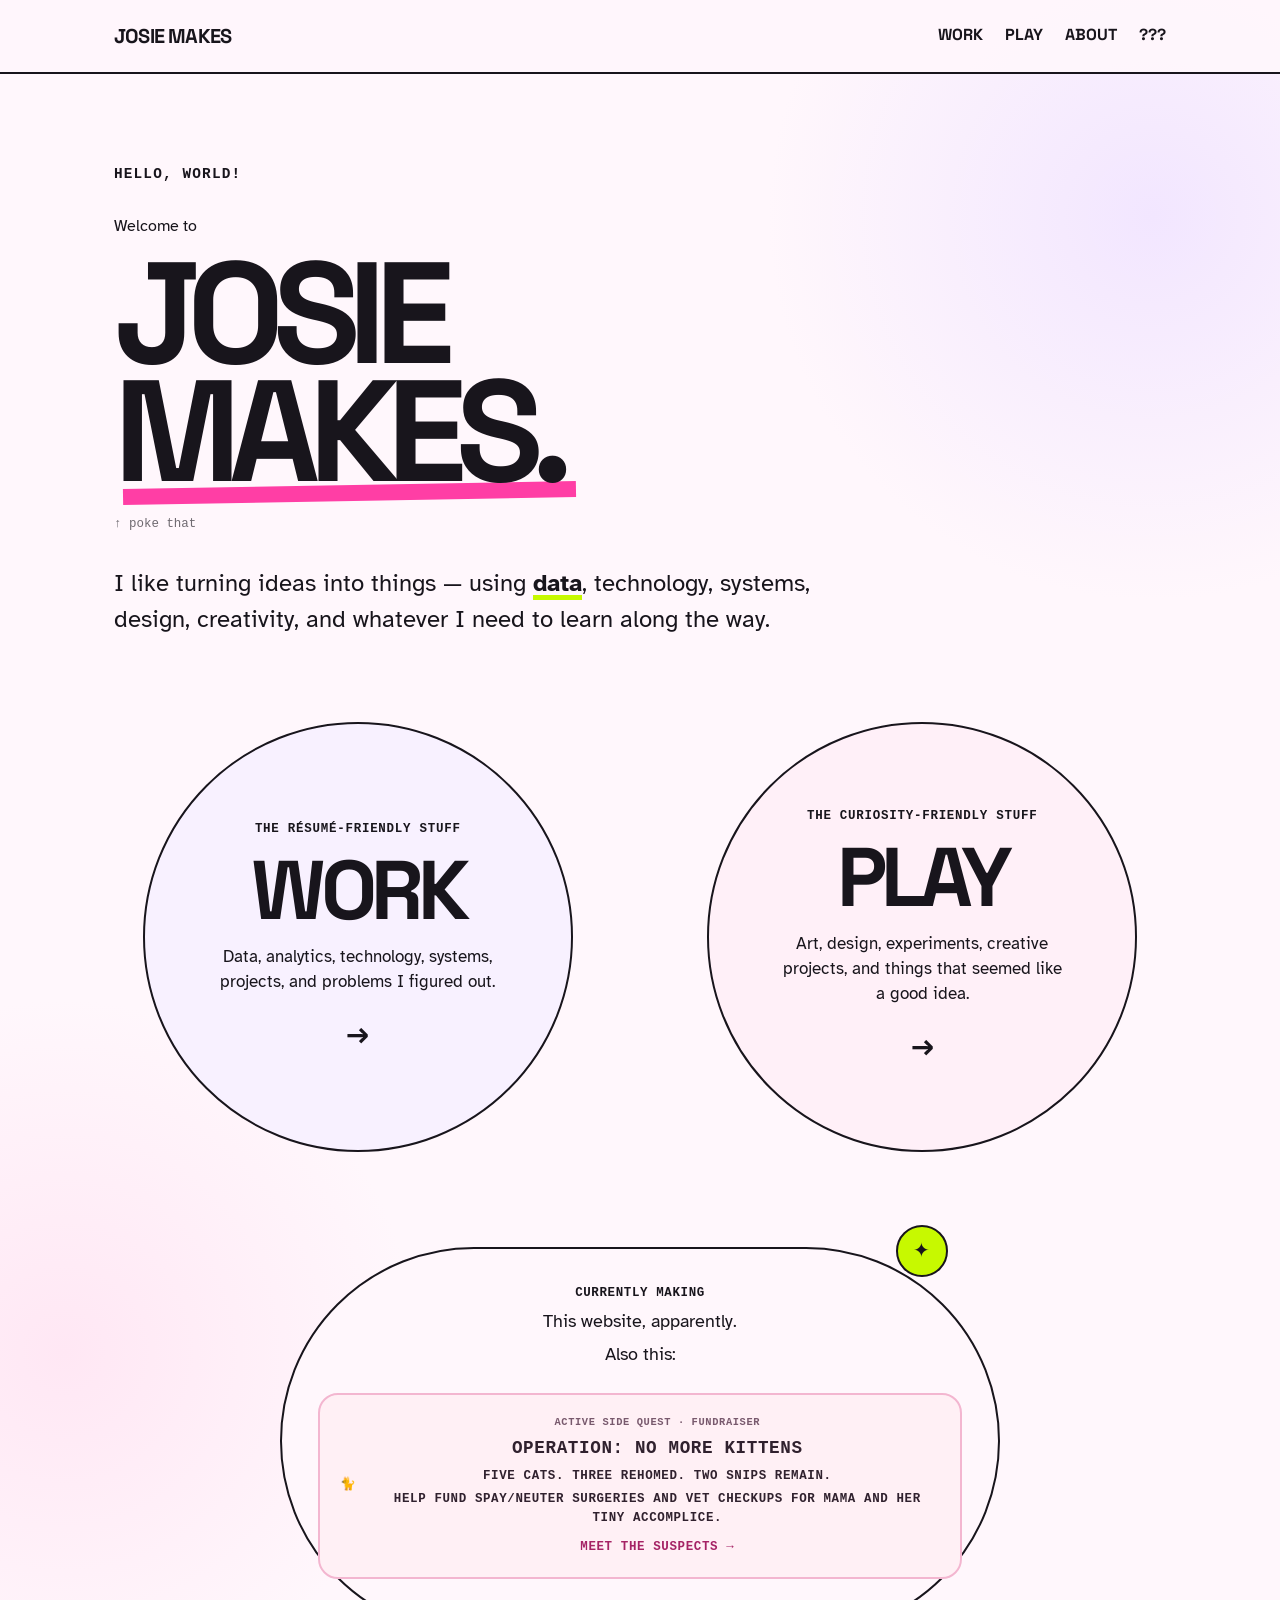
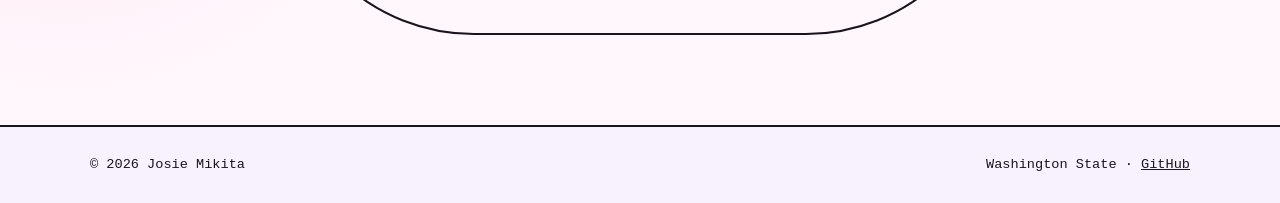
<file: index.html>
<!DOCTYPE html>
<html lang="en">
<head>
  <meta charset="UTF-8">
  <meta name="viewport" content="width=device-width, initial-scale=1.0">

  <title>Josie Makes</title>
  <meta name="description"
        content="Josie Mikita works with data, technology, systems, communication, and creative problem-solving.">

  <!-- Fonts -->
  <link rel="preconnect" href="https://fonts.googleapis.com">
  <link rel="preconnect" href="https://fonts.gstatic.com" crossorigin>
  <link href="https://fonts.googleapis.com/css2?family=Atkinson+Hyperlegible:wght@400;700&family=Space+Grotesk:wght@400;600;700&display=swap" rel="stylesheet">

<link rel="stylesheet" href="/css/style.css">
</head>


<body>

  <header>
    <nav aria-label="Main navigation">

      <a class="logo" href="#">JOSIE MAKES</a>

      <div class="nav-links">
        <a href="#work">WORK</a>
        <a href="#play">PLAY</a>
        <a href="#about">ABOUT</a>
        <a class="mystery" href="#mystery">???</a>
      </div>

    </nav>
  </header>


  <main>

    <section class="hero">

      <p class="eyebrow">Hello, world!  </p>
      <p>Welcome to</p>
      <h1>
        JOSIE<br>

        <button
          class="verb-button"
          id="verbButton"
          type="button"
          aria-label="Change what Josie does"
          title="Poke me."
        >
          <span id="verb">MAKES</span>.
        </button>
      </h1>

      <p class="verb-hint">
        ↑ poke that
      </p>

      <p class="intro">
        I like turning ideas into things — using
        <strong>data</strong>, technology, systems, design,
        creativity, and whatever I need to learn along the way.
      </p>

    </section>


    <section class="portals">

      <a class="portal work" id="work" href="/work/">
        <span class="portal-label">The résumé-friendly stuff</span>

        <h2>WORK</h2>

        <p>
          Data, analytics, technology, systems,
          projects, and problems I figured out.
        </p>

        <span class="arrow" aria-hidden="true">→</span>
      </a>


      <a class="portal play" id="play" href="/play/">
        <span class="portal-label">The curiosity-friendly stuff</span>

        <h2>PLAY</h2>

        <p>
          Art, design, experiments, creative projects,
          and things that seemed like a good idea.
        </p>

        <span class="arrow" aria-hidden="true">→</span>
      </a>

    </section>


    <section class="currently">
      <span>Currently making</span>
      <p>This website, apparently.</p>
      <p>
        Also this:
      </p>
      
<a href="/kittens/" class="kitten-feature">
  <span class="kitten-feature-icon">🐈</span>
  <span class="kitten-feature-copy">
    <small>ACTIVE SIDE QUEST · FUNDRAISER</small>
    <strong>OPERATION: NO MORE KITTENS</strong>
    <span>Five cats. Three rehomed. Two snips remain.</span>
    <span>Help fund spay/neuter surgeries and vet checkups for Mama and her tiny accomplice.</span>
    <b>Meet the suspects →</b>
  </span>
</a>

    </section>

  </main>


  <footer id="about">
    <div class="footer-inner">

      <span>© 2026 Josie Mikita</span>

      <span>
        Washington State ·
        <a href="https://github.com/Jojomiki">GitHub</a>
      </span>

    </div>
  </footer>


<script src="/js/main.js"></script>

</body>
</html>
</file>
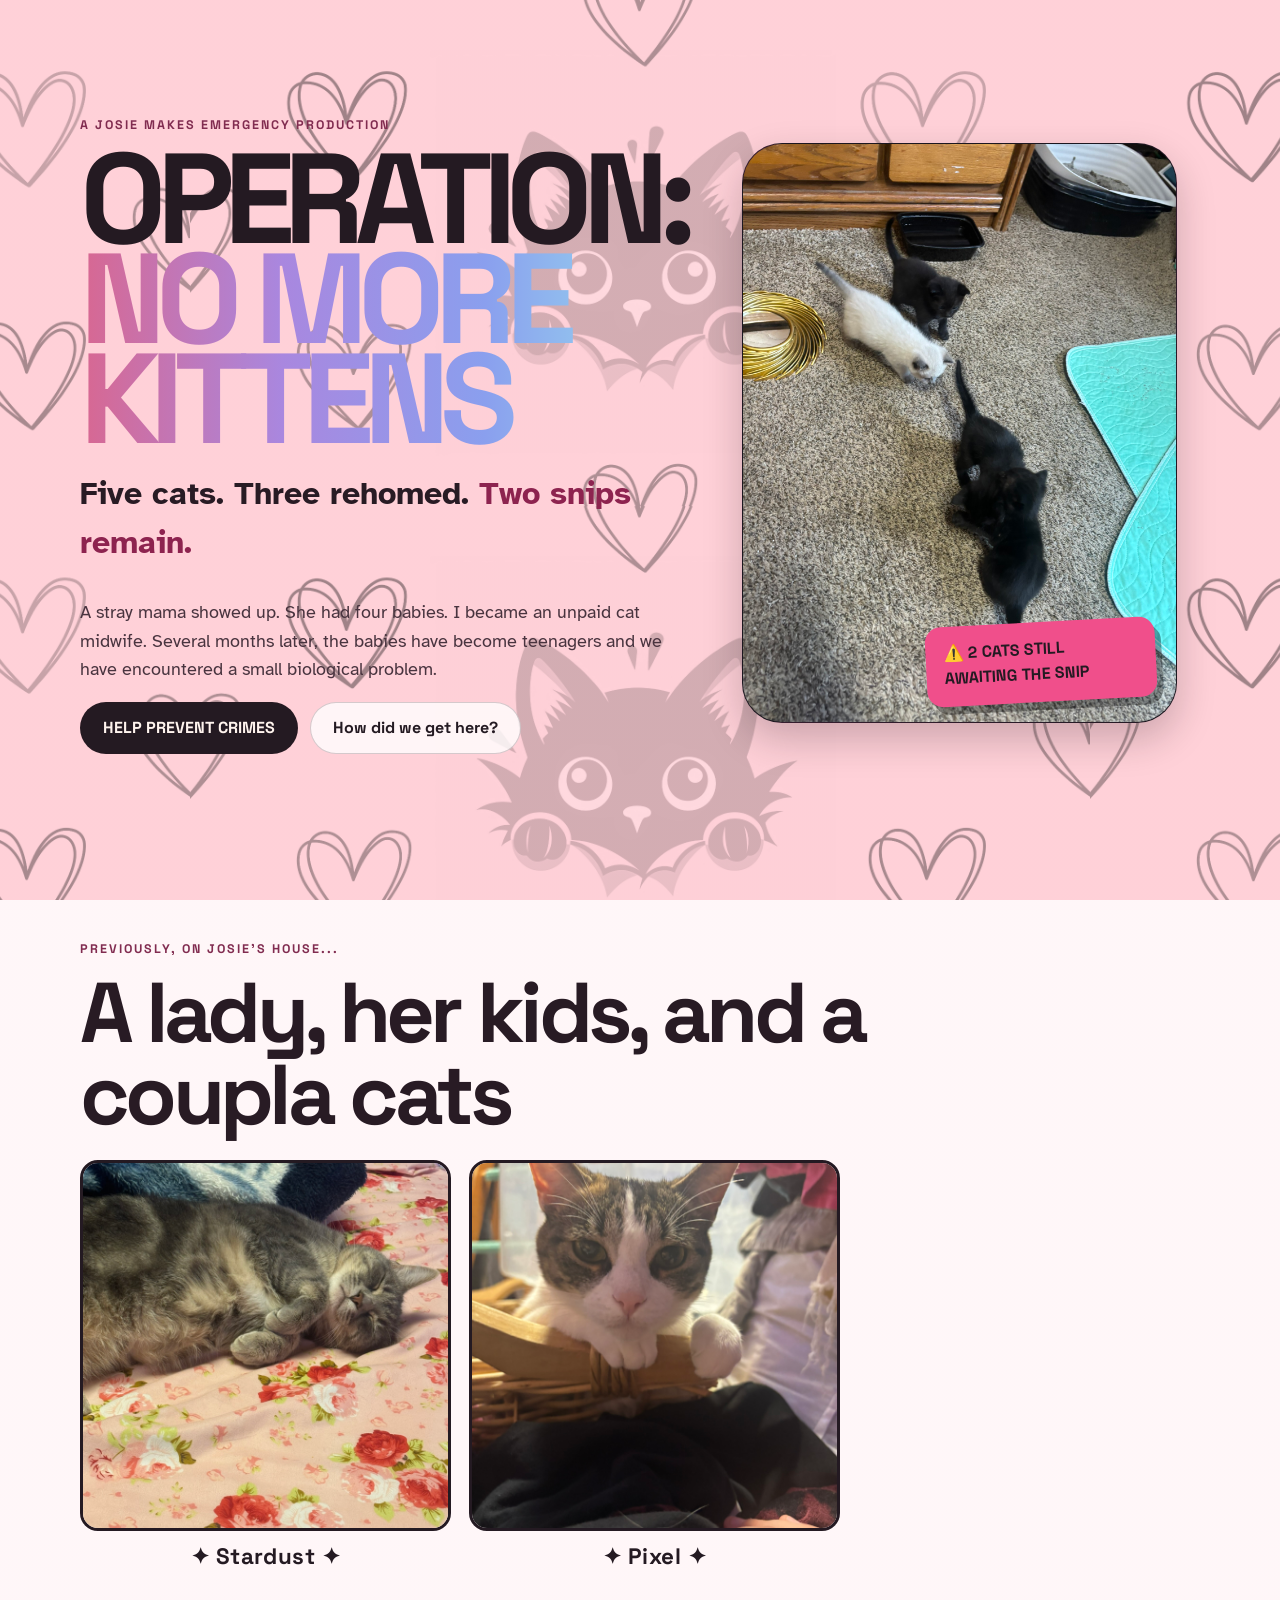
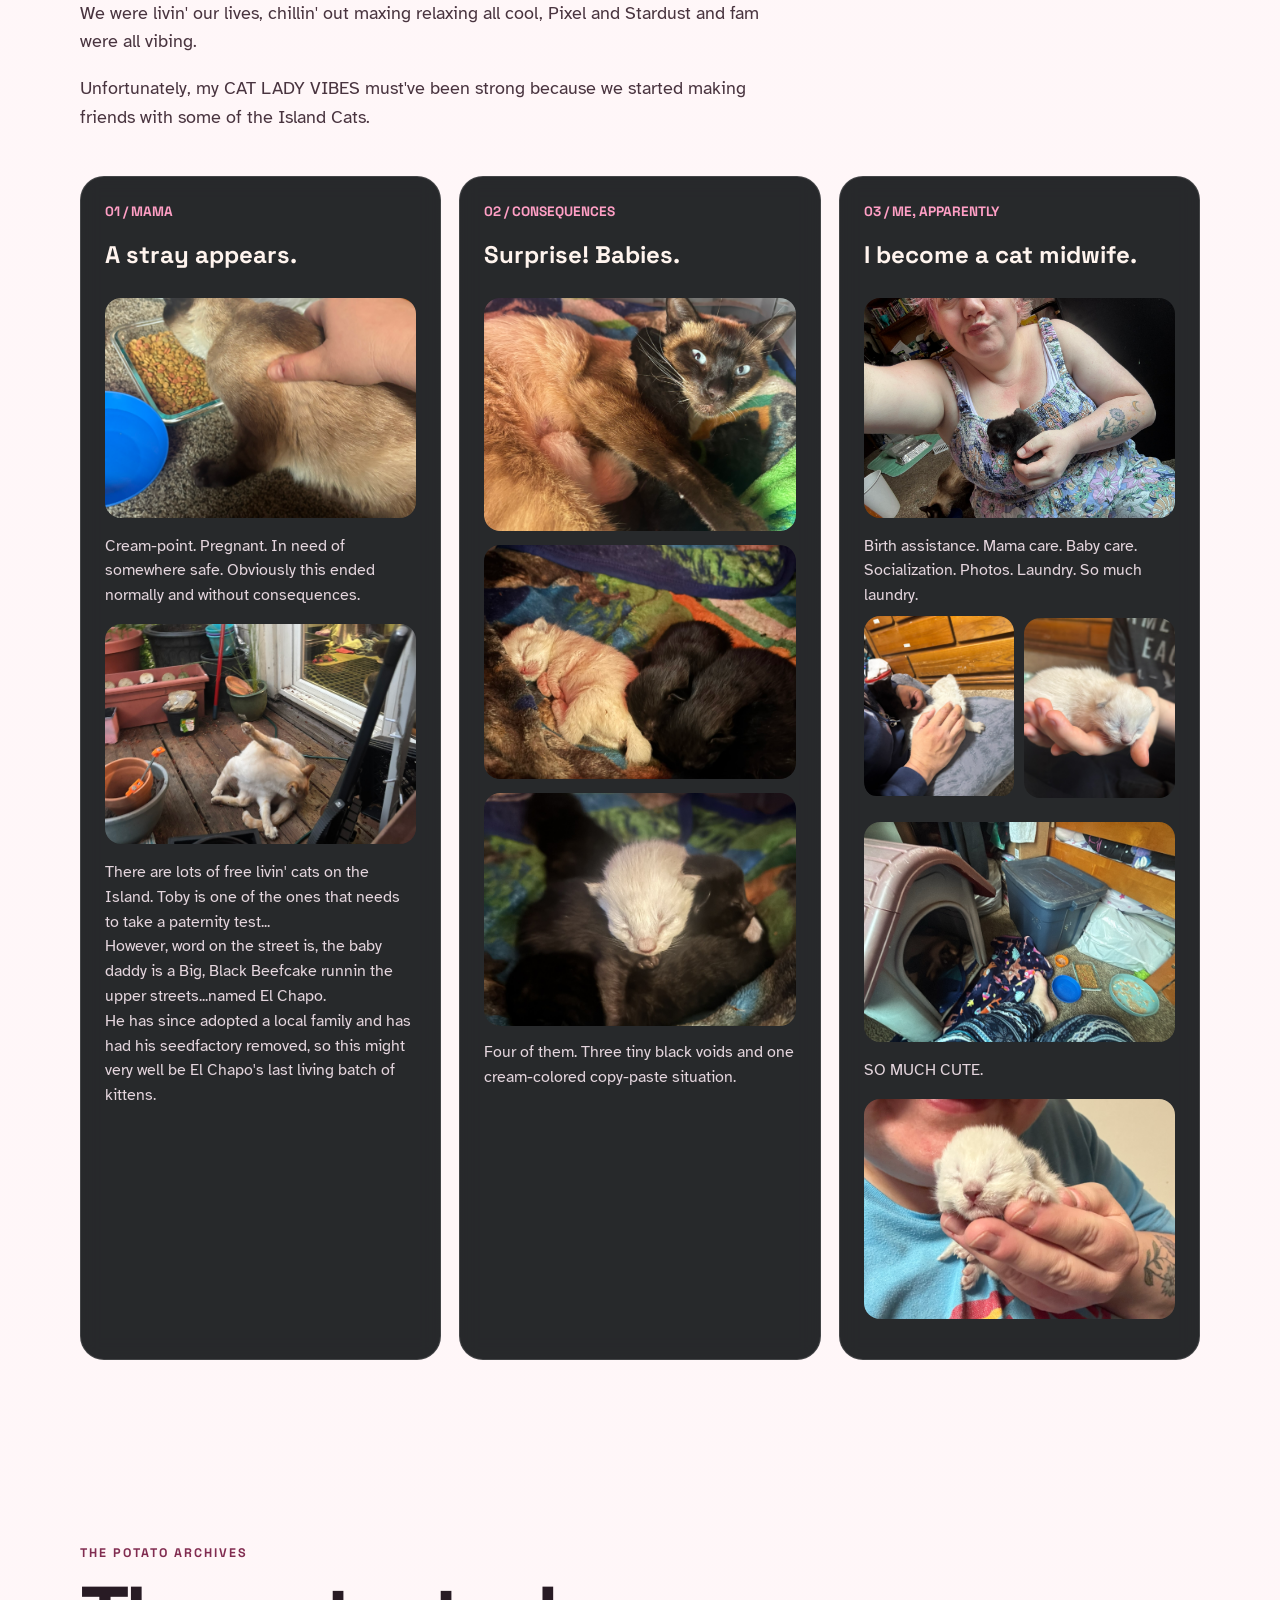
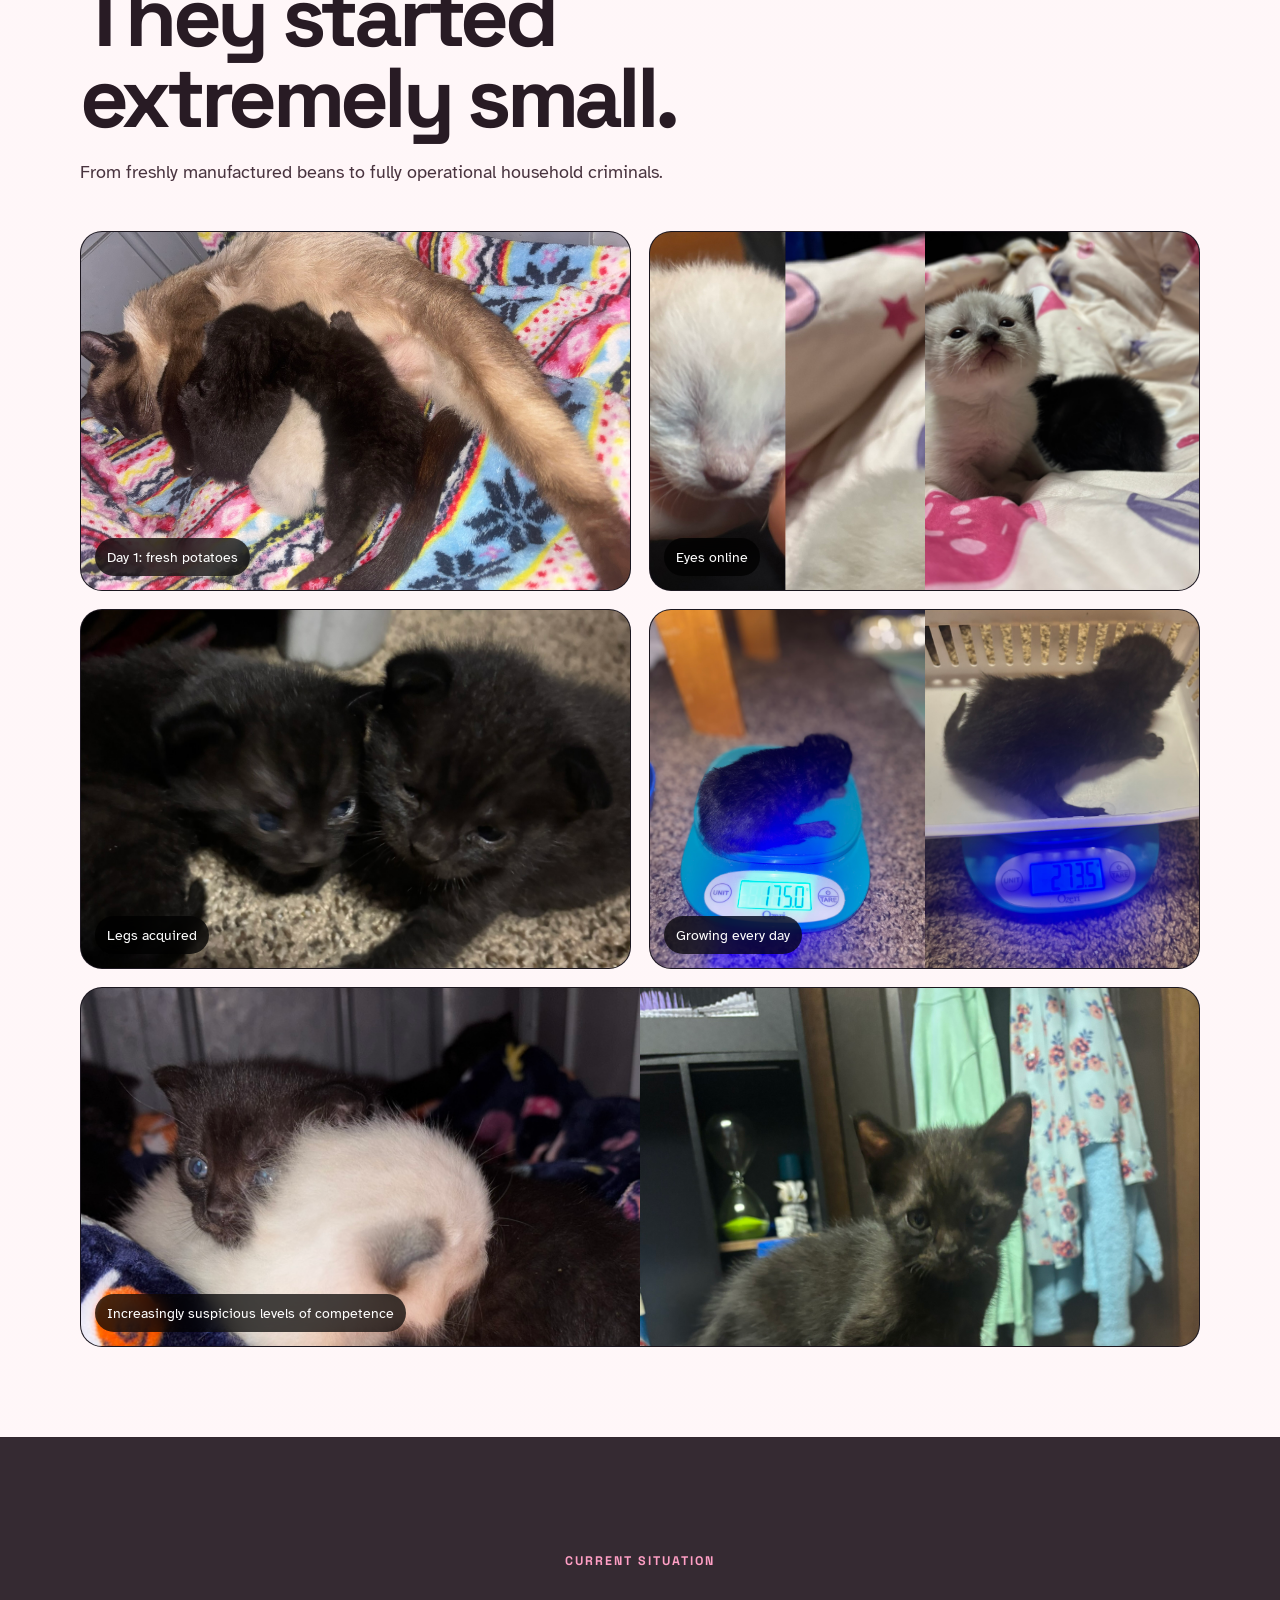
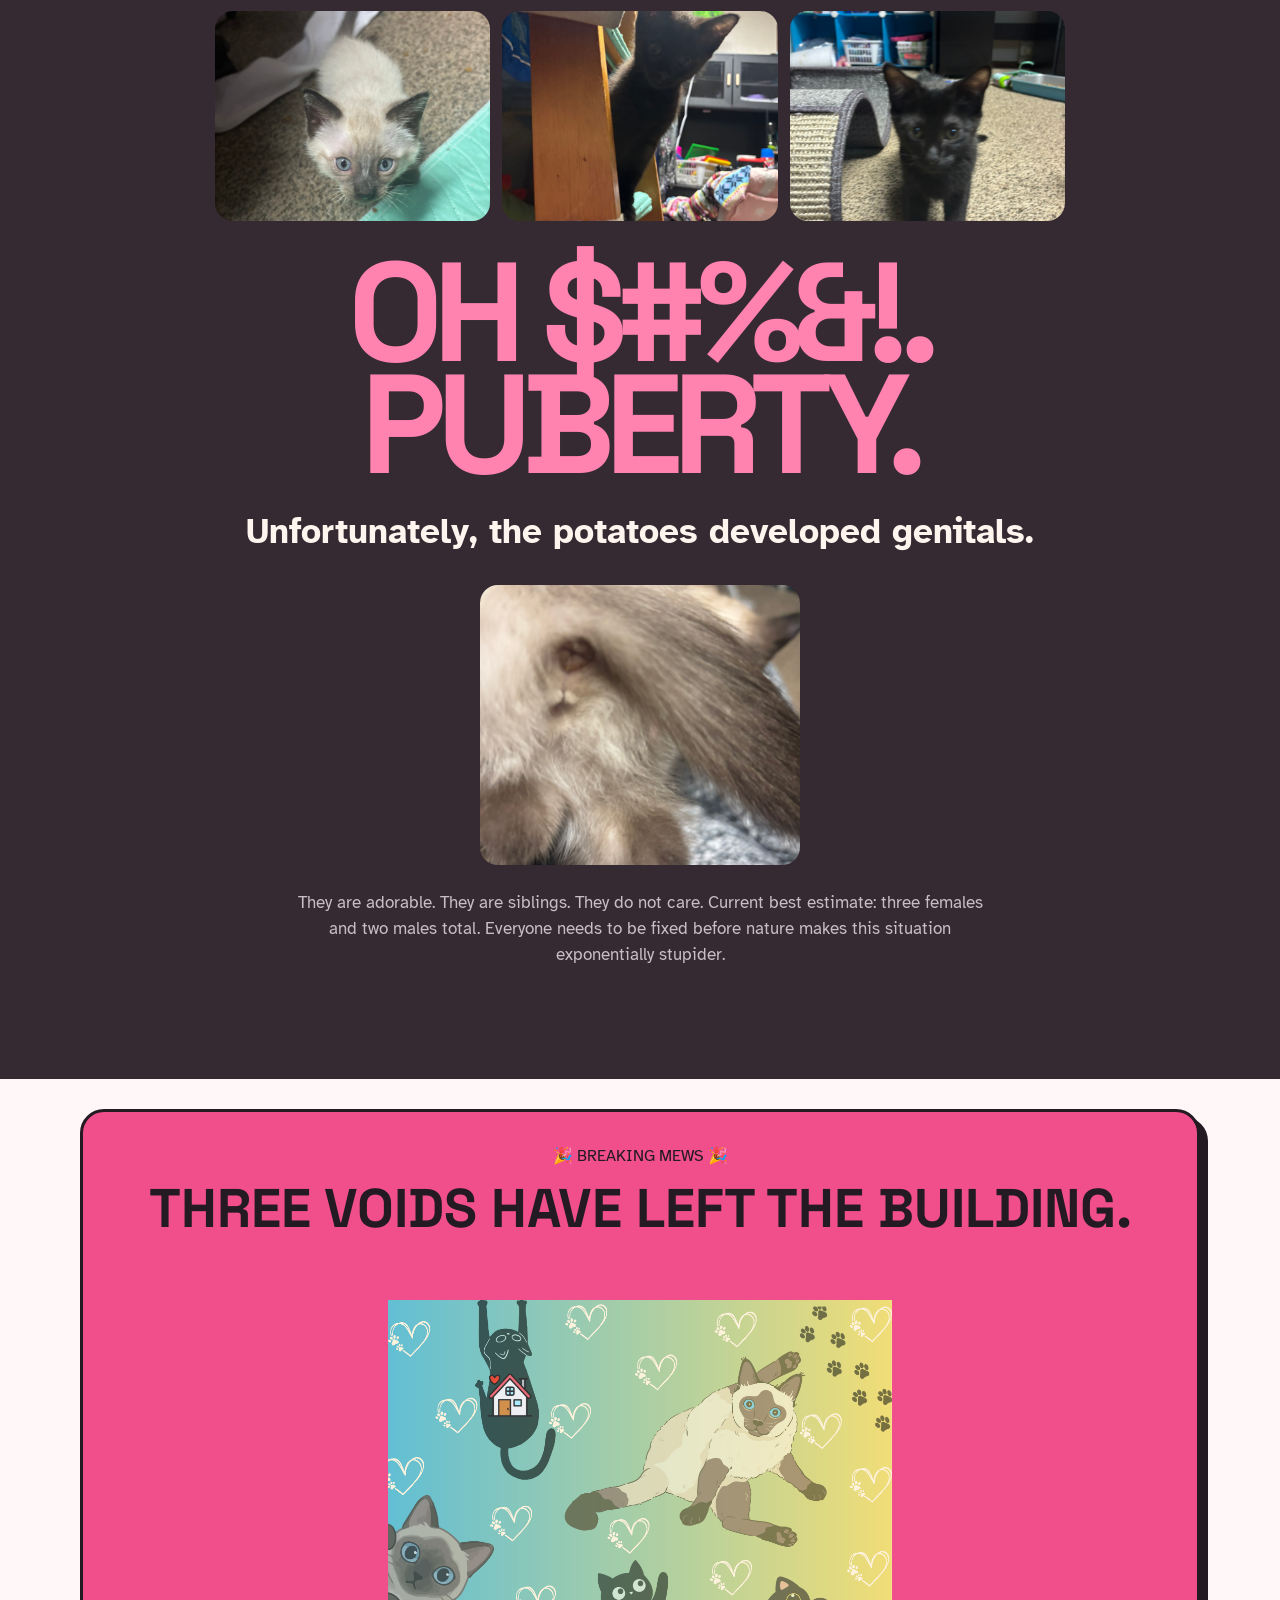
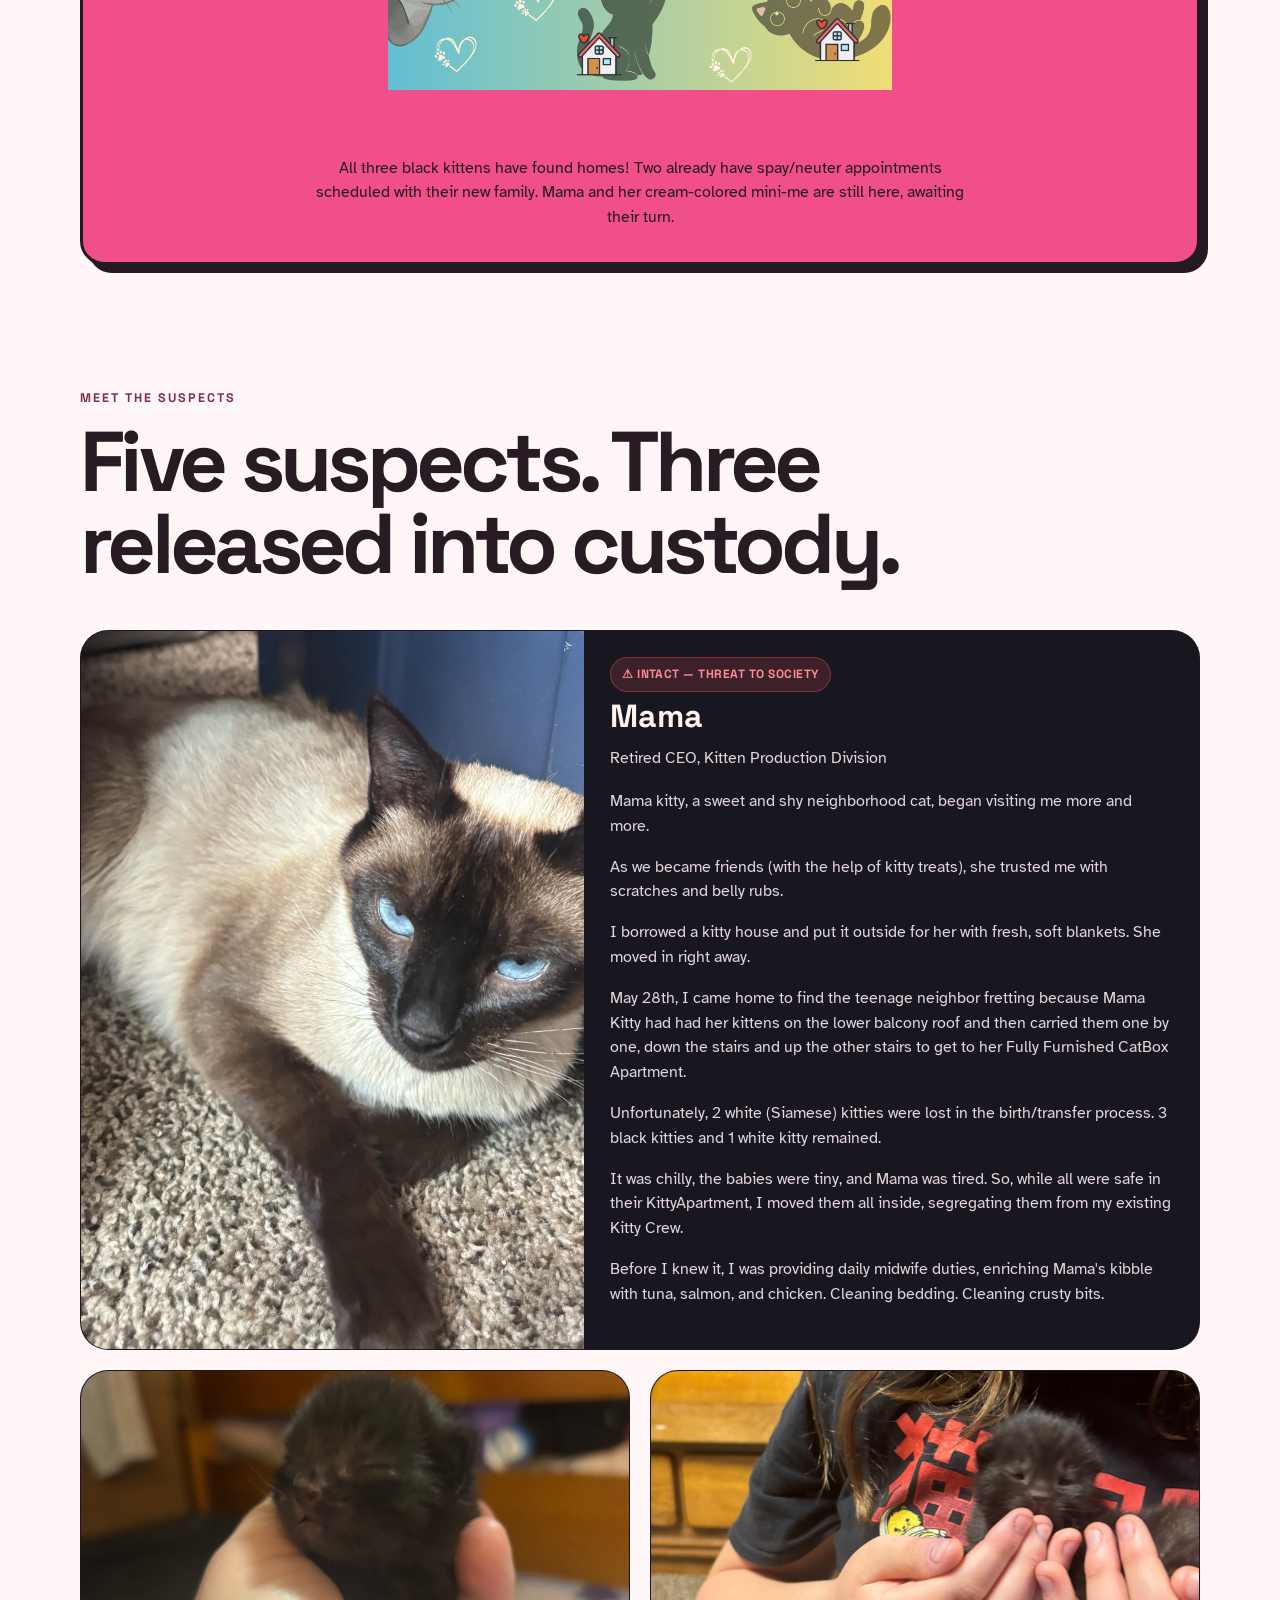
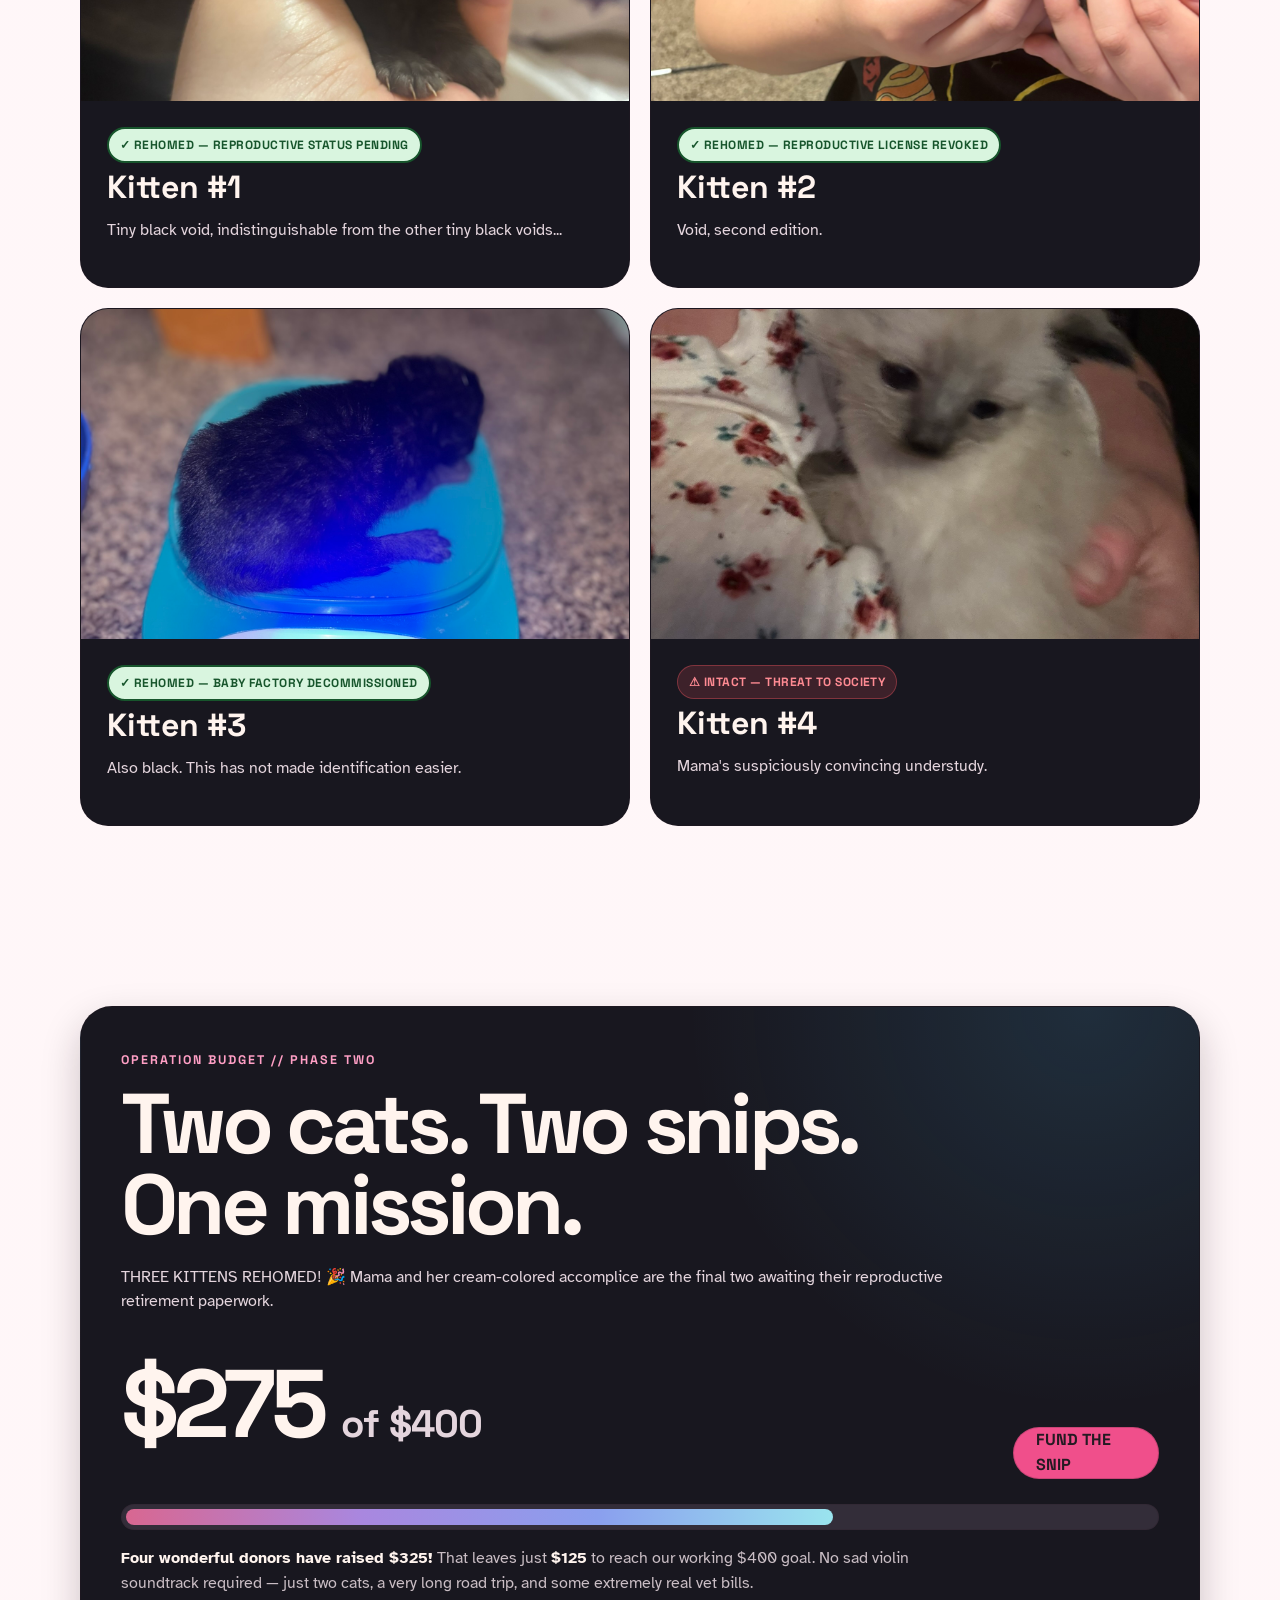
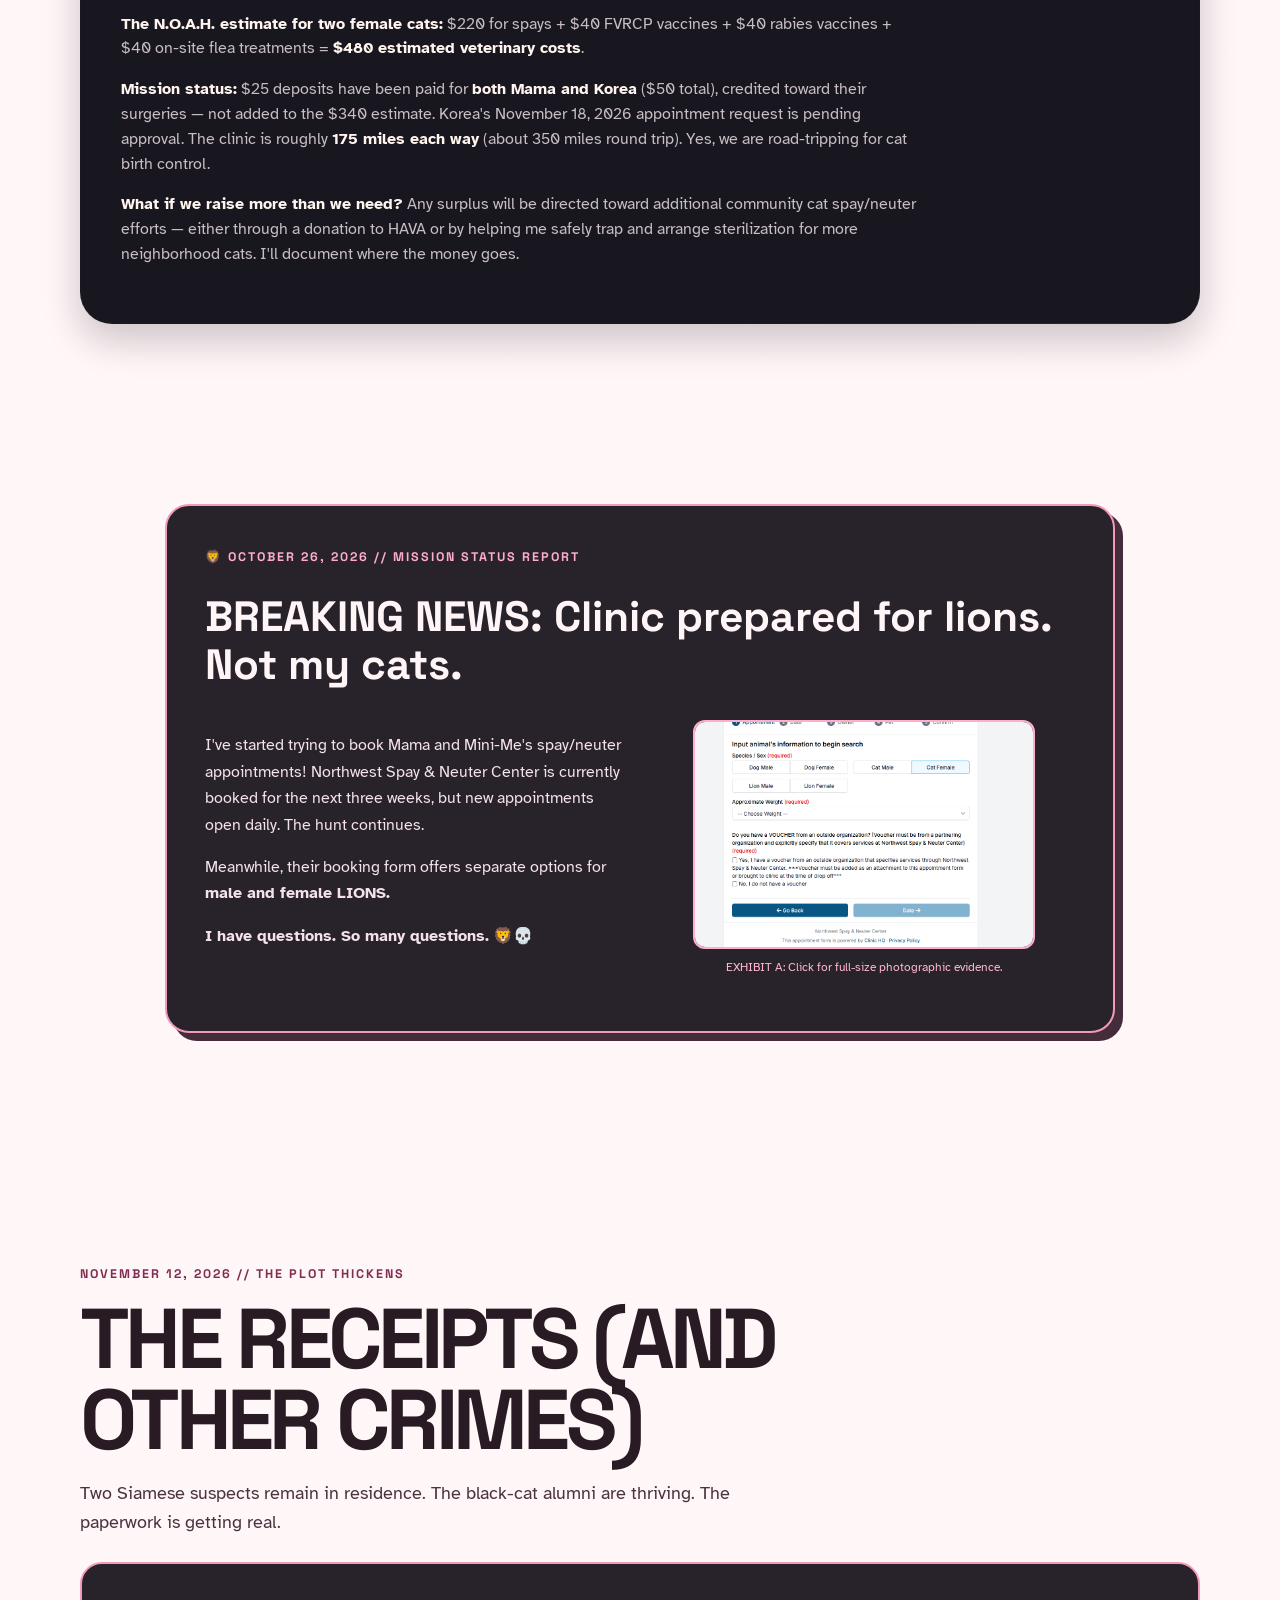
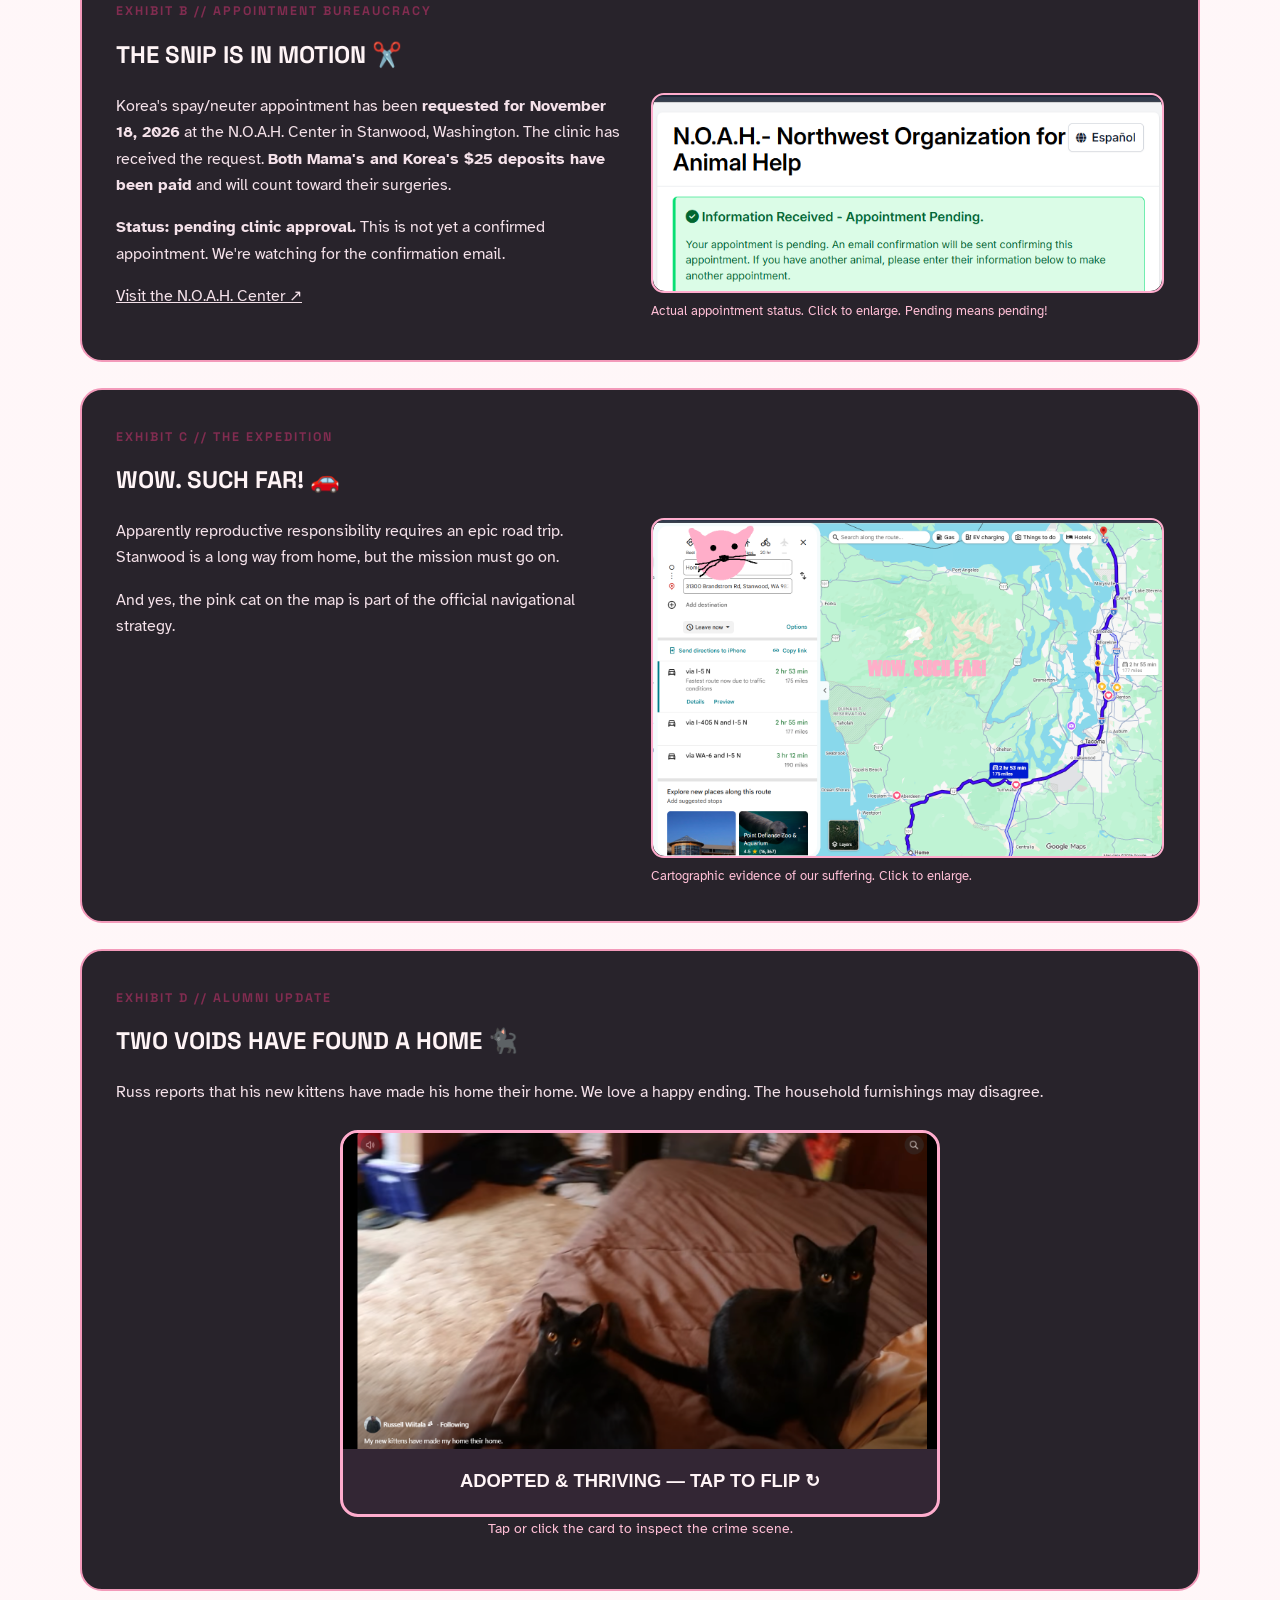
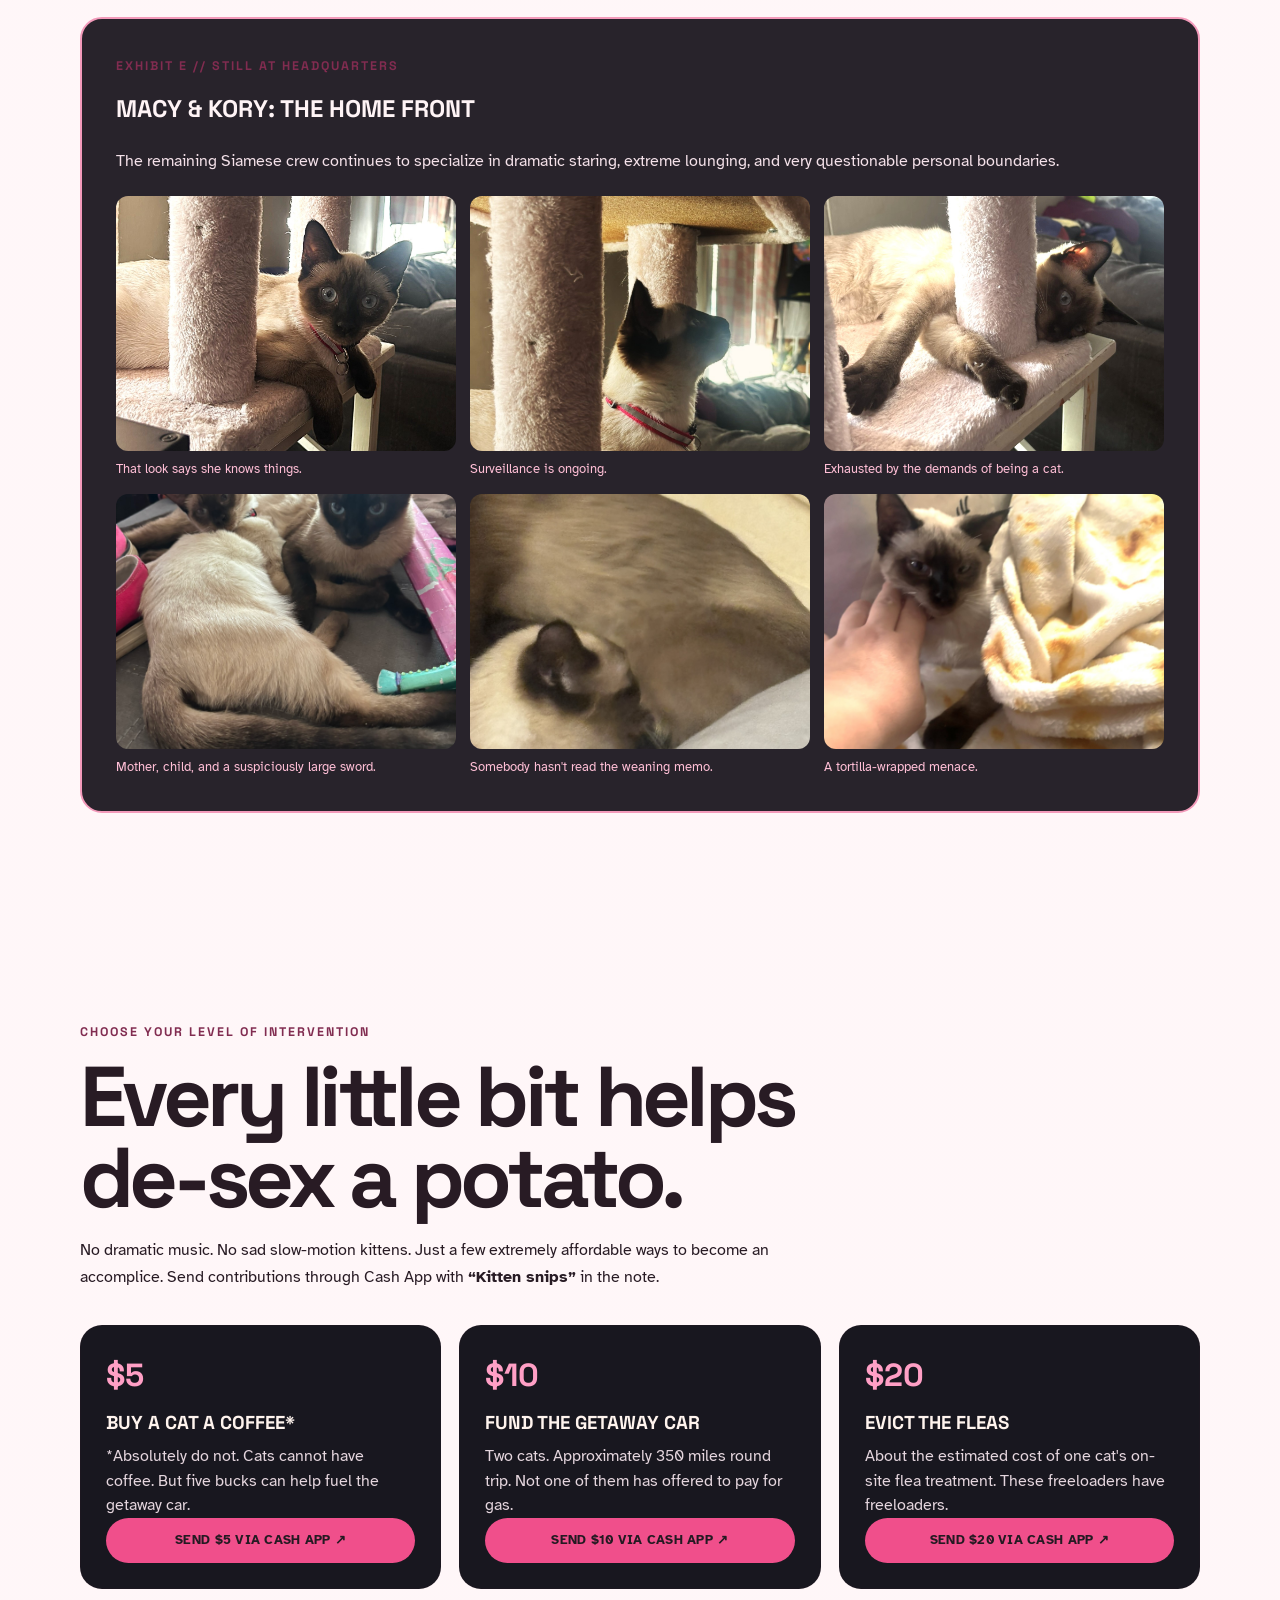
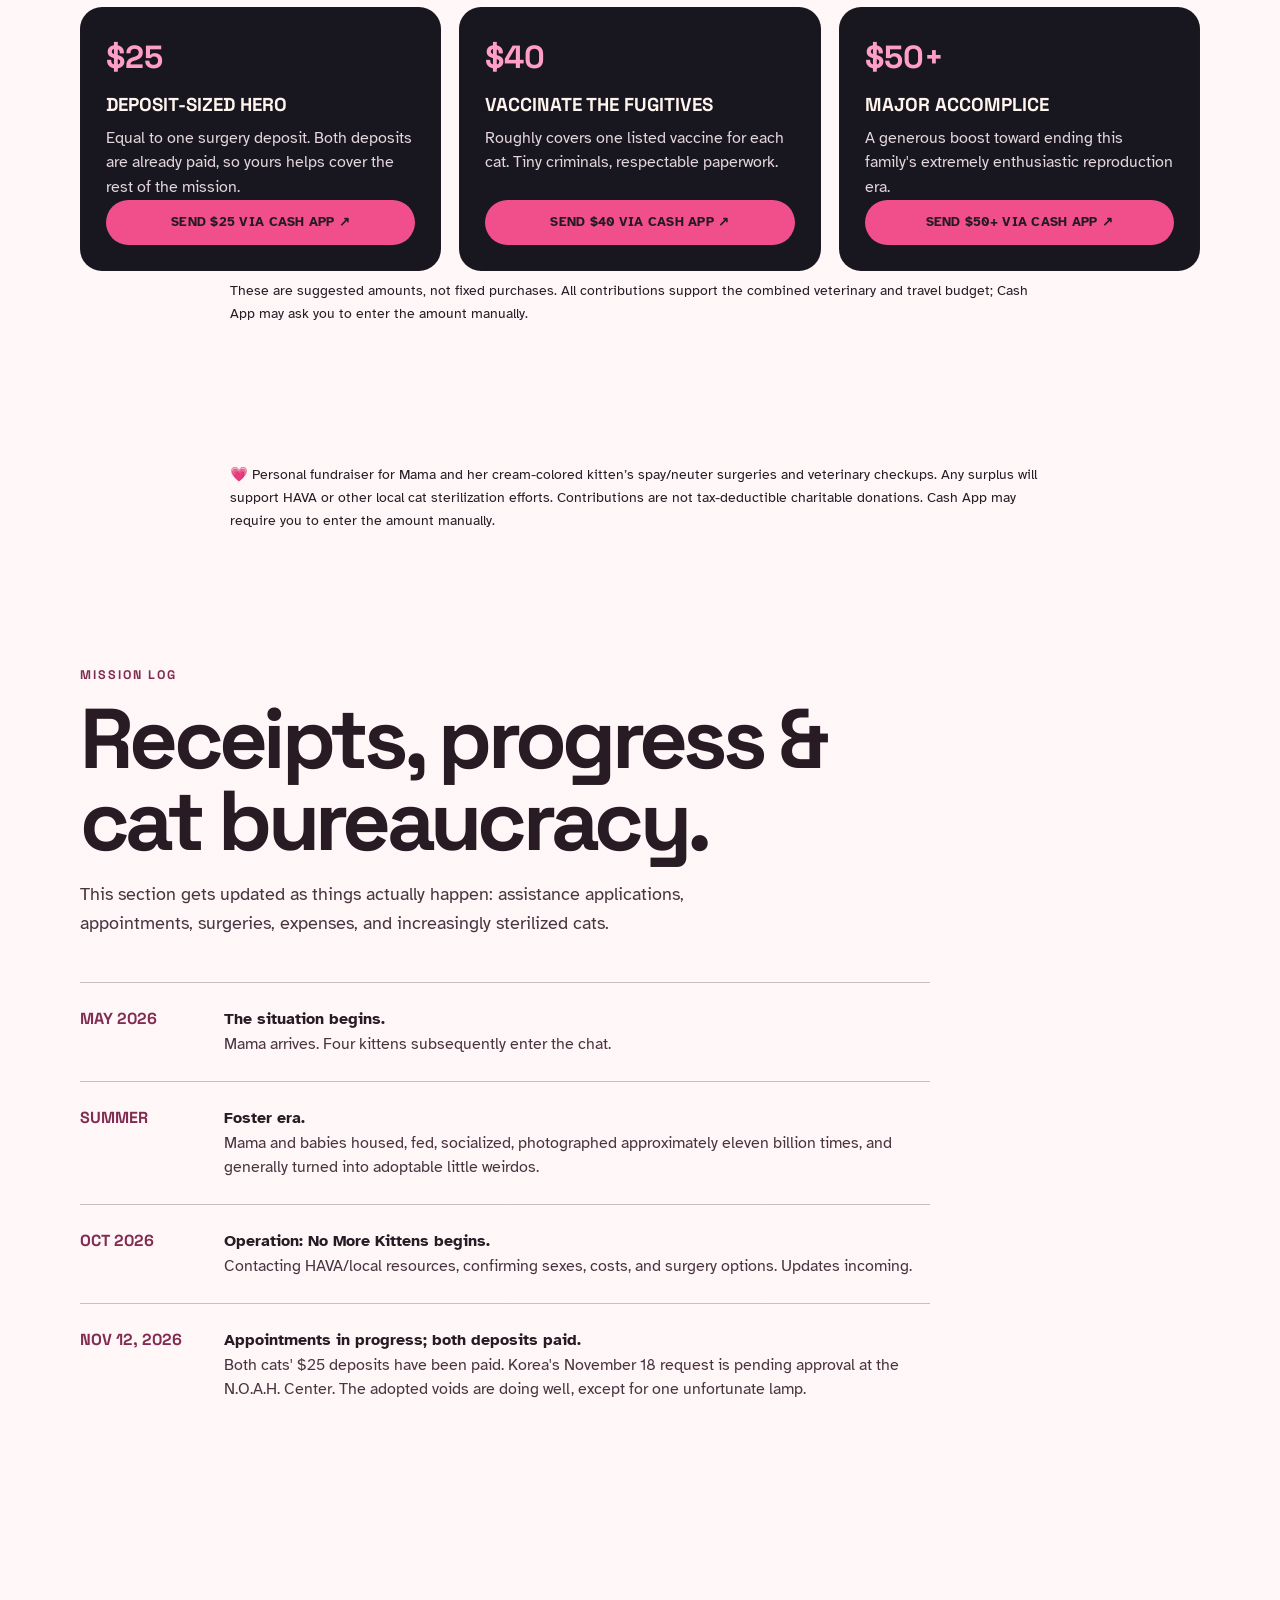
<file: kittens/index.html>
<!DOCTYPE html>
<html lang="en">

<head>
  <meta charset="UTF-8" />
  <meta name="viewport" content="width=device-width, initial-scale=1.0" />

  <title>Operation: No More Kittens | Josie Makes</title>
  <meta name="description"
    content="Three kittens rehomed! Help Mama and her cream-colored kitten get spayed and support community cat care." />

  <!-- Same fonts as Josie Makes -->
  <link rel="preconnect" href="https://fonts.googleapis.com">
  <link rel="preconnect" href="https://fonts.gstatic.com" crossorigin>
  <link
    href="https://fonts.googleapis.com/css2?family=Atkinson+Hyperlegible:wght@400;700&family=Space+Grotesk:wght@400;500;600;700&display=swap"
    rel="stylesheet">

  <style>
    :root {
      --bg: #f7c8d0;

      /* dark ink */
      --ink: #241a22;
      --ink-soft: #49343f;

      /* cards */
      --card: #18171f;
      --card-2: #211f29;

      /* light text INSIDE dark cards */
      --cream: #fff4ee;
      --muted-light: #c9bdc4;

      /* text directly on pink */
      --text-dark: #281b24;
      --muted-dark: #765d69;

      /* accents */
      --pink: #d86791;
      --hot-pink: #f04f8b;
      --mauve: #a77c89;
      --red: #e65369;
      --green: #5dbb8a;

      --line: rgba(45, 27, 37, .20);
    }

    * {
      box-sizing: border-box;
    }

    html {
      scroll-behavior: smooth;
    }

    body {
      margin: 0;
      background:
        linear-gradient(rgba(255, 207, 216, 0.18),
          rgba(255, 207, 216, 0.18)),
        url("/images/cats/pinkcatwall3.png") center top / 900px auto repeat fixed;

      color: var(--text);
      font-family: "Atkinson Hyperlegible", sans-serif;
      line-height: 1.55;
    }

    h1,
    h2,
    h3,
    .eyebrow,
    .badge,
    .button {
      font-family: "Space Grotesk", sans-serif;
    }

    h1,
    h2,
    h3,
    p {
      margin-top: 0;
    }

    a {
      color: inherit;
    }

    img {
      display: block;
      max-width: 100%;
    }

    .wrap {
      width: min(calc(100% - 36px), var(--max));
      margin-inline: auto;
    }

    .section {
      padding: 90px 0;
    }

    .eyebrow {
      display: inline-block;
      margin-bottom: 14px;
      color: var(--yellow);
      font-size: .78rem;
      font-weight: 700;
      letter-spacing: .16em;
      text-transform: uppercase;
    }

    .section-title {
      max-width: 850px;
      margin-bottom: 18px;
      font-size: clamp(2.2rem, 7vw, 5.3rem);
      line-height: .96;
      letter-spacing: -.055em;
    }

    .section-copy {
      max-width: 720px;
      color: var(--muted);
      font-size: 1.15rem;
    }

    /* ---------------- HERO ---------------- */

    .hero {
      min-height: 94vh;
      display: grid;
      align-items: center;
      padding: 80px 0 60px;
      overflow: hidden;
    }

    .hero-grid {
      display: grid;
      grid-template-columns: 1.05fr .95fr;
      gap: 55px;
      align-items: center;
    }

    .hero h1 {
      margin-bottom: 20px;
      font-size: clamp(4rem, 10vw, 8.7rem);
      line-height: .78;
      letter-spacing: -.08em;
      text-transform: uppercase;
    }

    .hero h1 .no-more {
      display: block;
      background: linear-gradient(90deg,
          var(--pink),
          var(--purple),
          var(--blue),
          var(--cyan));
      -webkit-background-clip: text;
      background-clip: text;
      color: transparent;
    }

    .hero-tagline {
      max-width: 620px;
      margin-bottom: 30px;
      font-size: clamp(1.3rem, 3vw, 2rem);
      font-weight: 700;
    }

    .hero-tagline span {
      color: var(--yellow);
    }

    .hero-buttons {
      display: flex;
      flex-wrap: wrap;
      gap: 12px;
    }

    .button {
      display: inline-flex;
      justify-content: center;
      align-items: center;
      min-height: 52px;
      padding: 0 22px;
      border: 1px solid var(--line);
      border-radius: 999px;
      text-decoration: none;
      font-weight: 700;
      transition: .2s ease;
    }

    .button:hover {
      transform: translateY(-2px);
    }

    .button-primary {
      background: var(--text);
      color: #08080b;
    }

    .button-secondary {
      background: rgba(255, 255, 255, .05);
    }

    .hero-photo {
      position: relative;
      min-height: 560px;
      border: 1px solid var(--line);
      border-radius: 40px;
      background:
        linear-gradient(145deg, rgba(255, 79, 163, .15), transparent 45%),
        var(--card);
      box-shadow: var(--shadow);
      overflow: hidden;
    }

    .photo-slot {
      display: grid;
      place-items: center;
      min-height: 100%;
      padding: 30px;
      color: #77778a;
      text-align: center;
      font-family: "Space Grotesk", sans-serif;
      font-weight: 600;
    }

    .hero-sticker {
      position: absolute;
      right: 20px;
      bottom: 20px;
      max-width: 230px;
      padding: 15px 18px;
      border-radius: 16px;
      background: var(--yellow);
      color: #111;
      font-family: "Space Grotesk", sans-serif;
      font-weight: 700;
      transform: rotate(-3deg);
      box-shadow: 6px 8px 0 rgba(0, 0, 0, .35);
    }

    /* ---------------- STORY ---------------- */

    .story-grid {
      display: grid;
      grid-template-columns: repeat(3, 1fr);
      gap: 18px;
      margin-top: 45px;
    }

    .story-card,
    .cat-card,
    .contribution,
    .fundraiser {
      background: rgba(16, 18, 21, 0.90);
      backdrop-filter: blur(8px);
    }


    .story-number {
      margin-bottom: 50px;
      color: var(--pink);
      font-family: "Space Grotesk", sans-serif;
      font-size: .85rem;
      font-weight: 700;
    }

    .story-card h3 {
      font-size: 1.5rem;
    }

    .story-card p {
      margin-bottom: 0;
      color: var(--muted);
    }

    /* ---------------- TIMELINE ---------------- */

    .timeline {
      display: grid;
      grid-template-columns: 1.2fr .8fr 1fr;
      grid-auto-rows: 280px;
      gap: 14px;
      margin-top: 45px;
    }

    .timeline-card {
      position: relative;
      border: 1px solid var(--line);
      border-radius: 22px;
      background: var(--card);
      overflow: hidden;
    }

    .timeline-card:nth-child(1) {
      grid-row: span 2;
    }

    .timeline-card:nth-child(4) {
      grid-column: span 2;
    }

    .timeline-caption {
      position: absolute;
      left: 14px;
      bottom: 14px;
      max-width: calc(100% - 28px);
      padding: 8px 12px;
      border-radius: 999px;
      background: rgba(0, 0, 0, .72);
      font-size: .9rem;
      backdrop-filter: blur(10px);
    }

    /* ---------------- PUBERTY ---------------- */

    .puberty {
      padding: 110px 0;
      border-top: 1px solid var(--line);
      border-bottom: 1px solid var(--line);
      background:
        repeating-linear-gradient(-45deg,
          rgba(255, 229, 107, .05),
          rgba(255, 229, 107, .05) 15px,
          transparent 15px,
          transparent 30px);
      text-align: center;
    }

    .puberty h2 {
      margin-bottom: 24px;
      color: var(--yellow);
      font-size: clamp(3.5rem, 11vw, 9rem);
      line-height: .8;
      letter-spacing: -.07em;
    }

    .puberty .potatoes {
      margin: 0 auto;
      max-width: 800px;
      font-size: clamp(1.35rem, 3vw, 2.2rem);
      font-weight: 700;
    }

    .puberty .fine-print {
      max-width: 700px;
      margin: 22px auto 0;
      color: var(--muted);
      font-size: 1.05rem;
    }

    /* ---------------- CATS ---------------- */

    .cats-grid {
      display: grid;
      grid-template-columns: repeat(2, 1fr);
      gap: 20px;
      margin-top: 45px;
    }

    .cat-card {
      border: 1px solid var(--line);
      border-radius: 28px;
      background: var(--card);
      overflow: hidden;
    }

    .cat-card.mama {
      grid-column: span 2;
      display: grid;
      grid-template-columns: .9fr 1.1fr;
    }

    .cat-photo {
      min-height: 330px;
      background: var(--card-2);
    }

    .cat-info {
      padding: 26px;
    }

    .cat-name {
      margin-bottom: 5px;
      font-size: 2rem;
    }

    .cat-title {
      margin-bottom: 18px;
      color: var(--muted);
    }

    .badge {
      display: inline-block;
      padding: 7px 11px;
      border-radius: 999px;
      font-size: .75rem;
      font-weight: 700;
      letter-spacing: .04em;
    }

    .badge-danger {
      background: rgba(255, 89, 100, .16);
      color: #ff8b93;
      border: 1px solid rgba(255, 89, 100, .35);
    }

    .badge-fixed {
      background: rgba(114, 241, 166, .12);
      color: var(--green);
      border: 1px solid rgba(114, 241, 166, .3);
    }

    /* ---------------- FUNDRAISING ---------------- */

    .fundraiser {
      padding: 40px;
      border: 1px solid var(--line);
      border-radius: 32px;
      background:
        radial-gradient(circle at 90% 0%, rgba(84, 200, 255, .13), transparent 25rem),
        var(--card);
      box-shadow: var(--shadow);
    }

    .money-top {
      display: flex;
      justify-content: space-between;
      gap: 30px;
      align-items: end;
    }

    .money-number {
      font-family: "Space Grotesk", sans-serif;
      font-size: clamp(3rem, 8vw, 6rem);
      font-weight: 700;
      letter-spacing: -.06em;
    }

    .money-number { display: flex; align-items: baseline; flex-wrap: wrap; column-gap: 18px; row-gap: 0; }
    .money-number span {
      color: var(--muted);
      font-size: .4em;
      letter-spacing: -.02em;
      white-space: nowrap;
    }

    .progress-track {
      height: 26px;
      margin: 25px 0 16px;
      padding: 4px;
      border: 1px solid var(--line);
      border-radius: 999px;
      background: #09090c;
    }

    .progress-bar {
      width: 0%;
      height: 100%;
      border-radius: inherit;
      background: linear-gradient(90deg,
          var(--pink),
          var(--purple),
          var(--blue),
          var(--cyan));
      transition: width 1s ease;
    }

    .cost-note {
      max-width: 800px;
      color: var(--muted);
    }

    .cost-note strong {
      color: var(--text);
    }

    /* ---------------- CONTRIBUTIONS ---------------- */

    .contribution-grid {
      display: grid;
      grid-template-columns: repeat(3, 1fr);
      gap: 16px;
      margin-top: 35px;
    }

    .contribution {
      padding: 25px;
      border: 1px solid var(--line);
      border-radius: 22px;
      background: var(--card);
    }

    .contribution .amount {
      color: var(--cyan);
      font-family: "Space Grotesk", sans-serif;
      font-size: 2rem;
      font-weight: 700;
    }

    .contribution h3 {
      margin: 7px 0;
    }

    .contribution p {
      margin: 0;
      color: var(--muted);
    }

    /* ---------------- MISSION LOG ---------------- */

    .mission-log {
      max-width: 850px;
      margin-top: 45px;
    }

    .log-entry {
      display: grid;
      grid-template-columns: 120px 1fr;
      gap: 24px;
      padding: 24px 0;
      border-top: 1px solid var(--line);
    }

    .log-date {
      color: var(--yellow);
      font-family: "Space Grotesk", sans-serif;
      font-weight: 700;
    }

    .log-entry p {
      margin-bottom: 0;
      color: var(--muted);
    }

    /* ---------------- END ---------------- */

    .ending {
      padding: 110px 0 130px;
      text-align: center;
    }

    .ending h2 {
      max-width: 900px;
      margin: 0 auto 25px;
      font-size: clamp(2.8rem, 8vw, 6.5rem);
      line-height: .9;
      letter-spacing: -.06em;
    }

    .ending p {
      max-width: 700px;
      margin: 0 auto;
      color: var(--muted);
      font-size: 1.2rem;
    }

    footer {
      padding: 30px 0;
      border-top: 1px solid var(--line);
      color: var(--muted);
      font-size: .9rem;
    }

    /* ---------------- MOBILE ---------------- */

    @media (max-width: 800px) {
      .section {
        padding: 70px 0;
      }

      .hero {
        min-height: auto;
        padding-top: 55px;
      }

      .hero-grid,
      .cat-card.mama {
        grid-template-columns: 1fr;
      }

      .hero-photo {
        min-height: 430px;
      }

      .story-grid,
      .contribution-grid {
        grid-template-columns: 1fr;
      }

      .timeline {
        grid-template-columns: 1fr 1fr;
        grid-auto-rows: 230px;
      }

      .timeline-card:nth-child(1) {
        grid-row: span 1;
        grid-column: span 2;
      }

      .timeline-card:nth-child(4) {
        grid-column: span 2;
      }

      .cats-grid {
        grid-template-columns: 1fr;
      }

      .cat-card.mama {
        grid-column: auto;
      }

      .money-top {
        display: block;
      }

      .log-entry {
        grid-template-columns: 1fr;
        gap: 5px;
      }
    }

    @media (max-width: 500px) {
      .wrap {
        width: min(calc(100% - 24px), var(--max));
      }

      .hero h1 {
        font-size: clamp(3.4rem, 19vw, 5rem);
      }

      .hero-photo {
        min-height: 360px;
        border-radius: 26px;
      }

      .timeline {
        display: flex;
        flex-direction: column;
      }

      .timeline-card {
        min-height: 270px;
      }

      .fundraiser {
        padding: 25px 20px;
      }
    }

    /* ADOPTION VICTORY BANNER */

    .adoption-banner {
      margin: 30px 0;
      padding: 32px;
      border: 3px solid #241a22;
      border-radius: 24px;
      background: #f04f8b;
      color: #241a22;
      text-align: center;
      box-shadow: 8px 8px 0 #241a22;
    }

    /* Rest of the adoption-banner CSS here */

    .badge-success {
      background: #d9f5df;
      color: #17552c;
      border: 2px solid #17552c;
    }

    /* LAYOUT + PHOTO REPAIRS — October 2026 */
    :root {
      --max: 1120px;
      --text: var(--cream);
      --muted: var(--muted-light);
      --yellow: var(--hot-pink);
      --purple: #a987df;
      --blue: #8a9fee;
      --cyan: #9ae4ee;
      --shadow: 0 16px 38px rgba(28, 12, 24, .22);
    }
    body { color: var(--text-dark); }
    .eyebrow { color: #812c50; }
    .section-copy { color: var(--ink-soft); }
    .hero-tagline span { color: #8d234f; }
    .hero h1 { color: var(--ink); }
    .button-primary { background: var(--ink); color: #fff4ee; }
    .button-secondary { background: rgba(255,255,255,.78); color: var(--ink); }
    .hero-photo .photo-slot { height: 100%; padding: 0; }
    .hero-photo .photo-slot img { width: 100%; height: 100%; min-height: 560px; object-fit: cover; }
    .hero-sticker { background: #f04f8b; color: #241a22; }
    .story-card { padding: 24px; border-radius: 24px; color: var(--cream); border: 1px solid rgba(255,255,255,.13); }
    .story-card p, .story-card .story-number { color: var(--muted-light); }
    .story-card .story-number { color: #ff9fc5; margin-bottom: 14px; }
    .story-card h3 { color: var(--cream); }
    .story-photo { margin: 14px 0 22px; }
    .story-photo img { display: block; width: 100%; max-height: 370px; object-fit: cover; border-radius: 15px; }
    .story-photo-pair { display: grid; grid-template-columns: 1fr 1fr; gap: 15px; max-width: 760px; margin: 25px 0; }
    .story-photo-pair img { width: 100%; height: 290px; object-fit: cover; border: 3px solid var(--ink); border-radius: 18px; }
    .story-intro { max-width: 800px; }
    .story-card .photo-pair { display: grid; grid-template-columns: 1fr 1fr; gap: 10px; }
    .story-card .photo-pair .story-photo { margin: 8px 0; }
    .story-card .photo-pair img { height: 180px; }
    .story-card .story-photo img { max-height: 250px; }
    .story-card .story-photo + .story-photo { margin-top: 10px; }
    .story-card .story-photo figcaption { font-size: .82rem; margin-top: 5px; color: var(--muted-light); }
    .timeline-card .photo-slot { padding: 0; height: 100%; min-height: 0; display: block; }
    .timeline-card .photo-slot img { width: 100%; height: 100%; object-fit: cover; }
    .timeline-card .photo-pair { display: grid; grid-template-columns: 1fr 1fr; height: 100%; }
    .timeline-card .photo-pair img { width: 100%; height: 100%; object-fit: cover; }
    .timeline-caption { color: #fff; z-index: 1; }
    .puberty { background: rgba(36, 26, 34, .92); color: var(--cream); }
    .puberty .eyebrow { color: #ff9fc5; }
    .puberty h2 { color: #ff83ae; }
    .puberty .fine-print { color: var(--muted-light); margin-top: 24px; }
    .puberty-gallery { display: grid; grid-template-columns: repeat(3, minmax(0,1fr)); gap: 12px; max-width: 850px; margin: 25px auto 35px; }
    .puberty-gallery img { width: 100%; height: 210px; object-fit: cover; border-radius: 18px; }
    .puberty-photo { max-width: 320px; margin: 25px auto; }
    .puberty-photo img { width: 100%; max-height: 280px; object-fit: cover; border-radius: 18px; }
    .adoption-banner h2 { margin: 12px 0; font-size: clamp(1.8rem, 5vw, 3.4rem); line-height: 1.05; }
    .adoption-banner p { max-width: 650px; margin: 16px auto 0; }
    .adoption-banner img { width: min(100%, 660px); max-height: 390px; object-fit: contain; margin: 20px auto; border-radius: 18px; }
    .cat-photo { overflow: hidden; }
    .cat-photo .photo-slot { padding: 0; height: 100%; }
    .cat-photo img { display: block; width: 100%; height: 100%; min-height: 330px; max-height: 430px; object-fit: cover; }
    .cat-card.mama .cat-photo img { max-height: none; }
    .cat-card { color: var(--cream); }
    .cat-title, .cat-info p { color: var(--muted-light); }
    .fundraiser, .contribution { color: var(--cream); }
    .fundraiser .eyebrow { color: #ff9fc5; }
    .fundraiser .cost-note, .contribution p { color: var(--muted-light); }
    .fundraiser .cost-note strong { color: var(--cream); }
    .contribution .amount { color: #ff9fc5; }
    .mission-log .log-entry { border-top-color: rgba(36,26,34,.25); }
    .mission-log .log-date { color: #812c50; }
    .mission-log .log-entry p, .ending p, footer { color: var(--ink-soft); }
    .ending .eyebrow { color: #812c50; }
    @media (max-width: 800px) {
      .hero-photo .photo-slot img { min-height: 430px; }
      .story-photo-pair img { height: 220px; }
      .puberty-gallery img { height: 170px; }
    }
    @media (max-width: 500px) {
      .hero-photo .photo-slot img { min-height: 360px; }
      .story-photo-pair { gap: 8px; }
      .story-photo-pair img { height: 170px; }
      .puberty-gallery { gap: 7px; }
      .puberty-gallery img { height: 130px; border-radius: 10px; }
      .story-card { padding: 20px; }
      .cat-photo img { max-height: 370px; }
    }


    /* CONTRAST FIX: readable text on charcoal cards */
    .cat-card, .cat-card .cat-info, .fundraiser, .contribution, .story-card {
      color: #fff4ee;
    }
    .cat-card .cat-name, .cat-card h3,
    .fundraiser h2, .fundraiser .section-title,
    .fundraiser .money-number, .contribution h3,
    .story-card h3 {
      color: #fff4ee;
    }
    .cat-card .cat-title, .cat-card .cat-info p,
    .fundraiser p, .fundraiser .money-number span,
    .contribution p, .story-card p {
      color: #e4d5dd;
    }
    .fundraiser .eyebrow { color: #ff9fc5; }
    .fundraiser .button-primary { background: #f04f8b; color: #241a22; }
    .fundraiser .progress-track { background: #332d39; }

  
    /* ===== TAME THE GIANT POTATO PHOTOS ===== */
    .story-photo {
      width: 100%;
      max-width: 100%;
      margin: 16px 0;
      overflow: hidden;
      border-radius: 16px;
    }
    .story-photo img {
      display: block;
      width: 100%;
      height: 220px;
      object-fit: cover;
      object-position: center;
    }
    .story-card {
      min-width: 0;
      overflow: hidden;
    }
    .story-card img {
      width: 100%;
      max-height: 240px;
      object-fit: cover;
      border-radius: 12px;
    }
    .timeline-card img {
      width: 100%;
      height: 100%;
      object-fit: cover;
    }
    .cat-photo { overflow: hidden; }
    .cat-photo img {
      display: block;
      width: 100%;
      height: 300px;
      object-fit: cover;
    }
    .cat-card.mama .cat-photo img {
      height: 100%;
      min-height: 330px;
    }
    /* Keep the two introductory portraits from becoming full-screen. */
    .story-photo-pair { max-width: 760px; }
    .story-photo-pair img { height: 220px; }
    @media (max-width: 600px) {
      .story-photo img { height: 190px; }
      .story-photo-pair img { height: 180px; }
      .cat-card.mama .cat-photo img { height: 280px; min-height: 0; }
    }

    /* ===== PHOTO LAYOUT REFINEMENTS: STARDUST, PIXEL & POTATO ARCHIVES ===== */
    .story-photo-pair {
      display: grid;
      grid-template-columns: repeat(2, minmax(0, 1fr));
      gap: 18px;
      width: min(100%, 760px);
      max-width: 760px;
      margin: 24px 0;
    }
    .story-photo-pair .resident-cat { margin: 0; min-width: 0; }
    .story-photo-pair .resident-cat img {
      width: 100%;
      height: auto;
      aspect-ratio: 1 / 1;
      object-fit: cover;
      border: 3px solid var(--ink);
      border-radius: 18px;
    }
    .resident-cat figcaption {
      margin-top: 9px;
      color: var(--ink);
      text-align: center;
      font-family: "Space Grotesk", sans-serif;
      font-size: clamp(1.05rem, 2.5vw, 1.4rem);
      font-weight: 700;
      letter-spacing: .02em;
    }
    /* Each consequences photo gets its own wide, legible frame. */
    .consequences-card .story-photo { margin: 14px 0; }
    .consequences-card .story-photo img,
    .story-card .consequences-card .story-photo img {
      display: block;
      width: 100%;
      height: auto;
      aspect-ratio: 4 / 3;
      max-height: none;
      object-fit: cover;
      border-radius: 14px;
    }
    /* Bigger, wider archive panels instead of a cramped mosaic. */
    .timeline {
      grid-template-columns: repeat(2, minmax(0, 1fr));
      grid-auto-rows: 360px;
      gap: 18px;
    }
    .timeline-card:nth-child(1),
    .timeline-card:nth-child(4) {
      grid-row: auto;
      grid-column: auto;
    }
    .timeline-card:last-child { grid-column: 1 / -1; }
    .timeline-card .photo-slot,
    .timeline-card .photo-pair { width: 100%; height: 100%; min-height: 0; }
    .timeline-card .photo-slot img,
    .timeline-card .photo-pair img {
      display: block;
      width: 100%;
      height: 100%;
      object-fit: cover;
    }
    .timeline-card .photo-pair { grid-template-columns: repeat(2, minmax(0, 1fr)); }
    .timeline-caption { color: #fff; }
    @media (max-width: 800px) {
      .timeline { grid-template-columns: 1fr; grid-auto-rows: 340px; }
      .timeline-card:nth-child(1), .timeline-card:nth-child(4),
      .timeline-card:last-child { grid-column: auto; grid-row: auto; }
    }
    @media (max-width: 500px) {
      .story-photo-pair { gap: 10px; }
      .story-photo-pair .resident-cat img { height: auto; aspect-ratio: 1 / 1; }
      .resident-cat figcaption { font-size: 1rem; }
      .timeline { display: grid; grid-template-columns: 1fr; grid-auto-rows: 285px; }
      .timeline-card { min-height: 0; }
      .consequences-card .story-photo img { aspect-ratio: 4 / 3; height: auto; }
    }

  
    /* Cash App contribution links */
    .cash-intro { max-width: 720px; line-height: 1.65; margin: 12px 0 24px; }
    .cash-button { display: inline-flex; align-items: center; justify-content: center; text-align: center; margin-top: 18px; padding: 12px 16px; min-height: 44px; border-radius: 999px; background: #f04f8b; color: #241a22 !important; font-weight: 800; text-decoration: none; font-size: .84rem; letter-spacing: .02em; transition: transform .15s ease, filter .15s ease; }
    .cash-button:hover { transform: translateY(-2px); filter: brightness(1.08); }
    .cash-disclaimer { font-size: .9rem; line-height: 1.6; max-width: 820px; margin: 8px auto 40px; }
    @media (max-width: 650px) { .cash-button { width: 100%; } }


    /* Lion incident: mission bulletin */
    .lion-report { max-width: 950px; margin: 0 auto 48px; padding: clamp(20px,4vw,38px); background: #28232b; color: #fff4f6; border: 2px solid #f39aba; border-radius: 24px; box-shadow: 8px 8px 0 #442d3b; }
    .lion-report .eyebrow { color: #ffaccd; }
    .lion-report h2 { color: #fff4f6; font-size: clamp(1.65rem, 4vw, 2.65rem); line-height: 1.12; margin: 12px 0 16px; }
    .lion-report p { color: #f4e1e9; line-height: 1.65; }
    .lion-report-grid { display: grid; grid-template-columns: minmax(0, 1fr) minmax(0, 1fr); gap: 26px; align-items: center; }
    .lion-evidence { display: block; border: 2px solid #ffaccd; background: #fff; border-radius: 12px; overflow: hidden; }
    .lion-evidence img { display: block; width: 100%; height: auto; }
    .lion-report figcaption { margin-top: 9px; font-size: .78rem; color: #ffb6d0; text-align: center; }
    @media (max-width: 720px) { .lion-report-grid { grid-template-columns: 1fr; } .lion-report { box-shadow: 4px 5px 0 #442d3b; } }


/* Six compact donation options */
.contribution-grid{display:grid;grid-template-columns:repeat(3,minmax(0,1fr));gap:18px}
.contribution{display:flex;flex-direction:column;min-width:0}
.contribution .cash-button{margin-top:auto}
.contribution p{flex:1}
@media(max-width:800px){.contribution-grid{grid-template-columns:repeat(2,minmax(0,1fr))}}
@media(max-width:520px){.contribution-grid{grid-template-columns:1fr}}

/* November mission updates */
.update-panel{margin:26px 0;padding:clamp(18px,3vw,34px);background:#28232b;border:2px solid #f39aba;border-radius:22px;color:#fff4f6}
.update-panel h2,.update-panel h3{color:#fff4f6}.update-panel p{color:#f4e1e9;line-height:1.65}
.update-grid{display:grid;grid-template-columns:repeat(2,minmax(0,1fr));gap:22px;align-items:start}
.update-panel figure{margin:0}.update-panel img{display:block;width:100%;height:auto;border-radius:12px}
.update-panel figcaption{font-size:.82rem;color:#ffbfd6;margin-top:9px;line-height:1.5}
.update-gallery{display:grid;grid-template-columns:repeat(3,minmax(0,1fr));gap:14px;margin-top:22px}
.update-gallery figure img{aspect-ratio:4/3;object-fit:cover}
.evidence-link{display:block;border:2px solid #ffaccd;border-radius:13px;overflow:hidden}
.flip-scene{perspective:1200px;max-width:600px;margin:24px auto 0}
.flip-card{position:relative;width:100%;aspect-ratio: 1.55;transform-style:preserve-3d;transition:transform .7s ease;cursor:pointer;border:0;background:transparent;padding:0;display:block;text-align:left;color:white}
.flip-card.is-flipped{transform:rotateY(180deg)}
.flip-face{position:absolute;inset:0;backface-visibility:hidden;-webkit-backface-visibility:hidden;border:3px solid #ffaccd;border-radius:18px;overflow:hidden;background:#332634;display:flex;flex-direction:column}
.flip-face.back{transform:rotateY(180deg)}
.flip-face img{height:calc(100% - 65px);width:100%;object-fit:cover;border-radius:0}
.flip-face strong{display:flex;align-items:center;justify-content:center;flex:1;padding:10px;text-align:center;font-size:clamp(.85rem,2.5vw,1.15rem);color:#fff4f6}
.flip-hint{text-align:center;color:#ffbfd6!important;font-size:.9rem}
@media(max-width:700px){.update-grid,.update-gallery{grid-template-columns:1fr}.flip-card{aspect-ratio:1.05}}
@media(prefers-reduced-motion:reduce){.flip-card{transition:none}}

</style>
</head>

<body>

  <!-- HERO -->
  <header class="hero">
    <div class="wrap hero-grid">

      <div>
        <div class="eyebrow">A Josie Makes Emergency Production</div>

        <h1>
          Operation:
          <span class="no-more">No More Kittens</span>
        </h1>

        <p class="hero-tagline">
          Five cats. Three rehomed.
          <span>Two snips remain.</span>
        </p>

        <p class="section-copy">
          A stray mama showed up. She had four babies.
          I became an unpaid cat midwife. Several months later,
          the babies have become teenagers and we have encountered
          a small biological problem.
        </p>

        <div class="hero-buttons">
          <a class="button button-primary" href="#fundraiser">
            HELP PREVENT CRIMES
          </a>

          <a class="button button-secondary" href="#story">
            How did we get here?
          </a>
        </div>
      </div>

      <div class="hero-photo">
        <div class="photo-slot">
          <img src="/images/cats/02playingkittens.JPEG" alt="4 young kittens, 3 black, 1 white" loading="lazy">
        </div>

        <div class="hero-sticker">
          ⚠️ 2 CATS STILL AWAITING THE SNIP
        </div>
      </div>

    </div>
  </header>


  <!-- ORIGIN STORY -->
  <section class="section" id="story">
    <div class="wrap">
      <div class="eyebrow">Previously, on Josie's House...</div>
      <h2 class="section-title">A lady, her kids, and a coupla cats</h2>
      <div class="story-photo-pair" aria-label="Meet Stardust and Pixel">
        <figure class="resident-cat">
          <img src="/images/cats/01stardust.JPEG" alt="Stardust, one of the resident cats" loading="lazy">
          <figcaption>✦ Stardust ✦</figcaption>
        </figure>
        <figure class="resident-cat">
          <img src="/images/cats/01pixel.JPEG" alt="Pixel, one of the resident cats" loading="lazy">
          <figcaption>✦ Pixel ✦</figcaption>
        </figure>
      </div>
      <div class="story-intro">
        <p class="section-copy">We were livin' our lives, chillin' out maxing relaxing all cool, Pixel and Stardust and fam were all vibing.</p>
        <p class="section-copy">Unfortunately, my CAT LADY VIBES must've been strong because we started making friends with some of the Island Cats.</p>
      </div>
      <div class="story-grid">
        <article class="story-card">
          <div class="story-number">01 / MAMA</div>
          <h3>A stray appears.</h3>
          <div class="story-photo"><img src="/images/cats/01petsandfood.JPEG" alt="Feeding and petting Mama Kitty" loading="lazy"></div>
          <p>Cream-point. Pregnant. In need of somewhere safe. Obviously this ended normally and without consequences.</p>
          <div class="story-photo"><img src="/images/cats/01oneofthemanytoms.JPEG" alt="Toby, a sandy orange tabby" loading="lazy"></div>
          <p>There are lots of free livin' cats on the Island. Toby is one of the ones that needs to take a paternity test...</p>
          <p>However, word on the street is, the baby daddy is a Big, Black Beefcake runnin the upper streets...named El Chapo.</p>
          <p>He has since adopted a local family and has had his seedfactory removed, so this might very well be El Chapo's last living batch of kittens.</p>
        </article>
        <article class="story-card consequences-card">
          <div class="story-number">02 / CONSEQUENCES</div>
          <h3>Surprise! Babies.</h3>
          <div class="story-photo"><img src="/images/cats/01postpartumama.JPEG" alt="Mama with her newborn kittens" loading="lazy"></div>
          <div class="story-photo"><img src="/images/cats/01 newborn puddle.JPEG" alt="Newborn kitten puddle" loading="lazy"></div>
          <div class="story-photo"><img src="/images/cats/01jellybeans.jpeg" alt="Tiny newborn jellybeans" loading="lazy"></div>
          <p>Four of them. Three tiny black voids and one cream-colored copy-paste situation.</p>
        </article>
        <article class="story-card">
          <div class="story-number">03 / ME, APPARENTLY</div>
          <h3>I become a cat midwife.</h3>
          <div class="story-photo"><img src="/images/cats/01midwife.jpeg" alt="Josie on cat midwife duty" loading="lazy"></div>
          <p>Birth assistance. Mama care. Baby care. Socialization. Photos. Laundry. So much laundry.</p>
          <div class="photo-pair">
            <div class="story-photo"><img src="/images/cats/02chewysnuggles.JPEG" alt="Kittens getting pet by the Giant" loading="lazy"></div>
            <div class="story-photo"><img src="/images/cats/01bebesiamese.JPEG" alt="Daughter holding Siamese kitten" loading="lazy"></div>
          </div>
          <div class="story-photo"><img src="/images/cats/01midwiferyduties.JPEG" alt="Feeding homemade cat food and kibble" loading="lazy"></div>
          <p>SO MUCH CUTE.</p>
          <div class="story-photo"><img src="/images/cats/01siamese hand.JPEG" alt="Holding the newborn Siamese" loading="lazy"></div>
        </article>
      </div>
    </div>
  </section>

  <!-- PHOTO TIMELINE -->
  <section class="section">
    <div class="wrap">
      <div class="eyebrow">The Potato Archives</div>
      <h2 class="section-title">They started extremely small.</h2>
      <p class="section-copy">From freshly manufactured beans to fully operational household criminals.</p>
      <div class="timeline">
        <div class="timeline-card">
          <div class="photo-slot"><img src="/images/cats/01nursingbebes.JPEG" alt="Mama and kittens nursing" loading="lazy"></div>
          <div class="timeline-caption">Day 1: fresh potatoes</div>
        </div>
        <div class="timeline-card">
          <div class="photo-pair">
            <img src="/images/cats/01siameseeyesclosed.JPEG" alt="Siamese kitten with eyes closed" loading="lazy">
            <img src="/images/cats/01siameseinstars.JPEG" alt="Siamese kitten with eyes open" loading="lazy">
          </div>
          <div class="timeline-caption">Eyes online</div>
        </div>
        <div class="timeline-card">
          <div class="photo-slot"><img src="/images/cats/01twins.JPEG" alt="Black twin kittens stretching" loading="lazy"></div>
          <div class="timeline-caption">Legs acquired</div>
        </div>
        <div class="timeline-card">
          <div class="photo-pair">
            <img src="/images/cats/01blackscale.JPEG" alt="Tiny black kitten on a scale" loading="lazy">
            <img src="/images/cats/01blackscalebasket.JPEG" alt="Growing black kitten on a scale in a basket" loading="lazy">
          </div>
          <div class="timeline-caption">Growing every day</div>
        </div>
        <div class="timeline-card">
          <div class="photo-pair">
            <img src="/images/cats/01siblingsnuggle.JPEG" alt="Sibling kittens snuggling" loading="lazy">
            <img src="/images/cats/02blacktwins.JPEG" alt="Black twin kittens climbing a chair" loading="lazy">
          </div>
          <div class="timeline-caption">Increasingly suspicious levels of competence</div>
        </div>
      </div>
    </div>
  </section>

  <!-- PUBERTY -->
  <section class="puberty">
    <div class="wrap">
      <div class="eyebrow">Current Situation</div>
      <div class="puberty-gallery">
        <img src="/images/cats/02siamesebebe.JPEG" alt="Siamese baby with big blue eyes" loading="lazy">
        <img src="/images/cats/02ohhello.JPEG" alt="Black kitten climbing a ladder" loading="lazy">
        <img src="/images/cats/03blackstare.JPEG" alt="Black kitten staring" loading="lazy">
      </div>
      <h2>OH $#%&amp;!.<br>PUBERTY.</h2>
      <p class="potatoes">Unfortunately, the potatoes developed genitals.</p>
      <div class="puberty-photo"><img src="/images/cats/02siamesebutt.JPEG" alt="Siamese kitten showing off its backside" loading="lazy"></div>
      <p class="fine-print">They are adorable. They are siblings. They do not care. Current best estimate: three females and two males total. Everyone needs to be fixed before nature makes this situation exponentially stupider.</p>
    </div>
  </section>

  <div class="wrap">
    <div class="adoption-banner">
      <span>🎉 BREAKING MEWS 🎉</span>
      <h2>THREE VOIDS HAVE LEFT THE BUILDING.</h2>
      <div class="photo-slot"><img src="/images/cats/adopted cats.png" alt="3 black kitties in homes" loading="lazy">
      </div>
      <p>
        All three black kittens have found homes!
        Two already have spay/neuter appointments
        scheduled with their new family.
        Mama and her cream-colored mini-me are
        still here, awaiting their turn.
      </p>
    </div>
  </div>
  <!-- CAT ROSTER -->
  <section class="section" id="cats">
    <div class="wrap">

      <div class="eyebrow">Meet the Suspects</div>

      <h2 class="section-title">
        Five suspects. Three released into custody.
      </h2>

      <div class="cats-grid">

        <!-- MAMA -->
        <article class="cat-card mama">

          <div class="cat-photo">
            <img src="/images/cats/01mamablueeyes.JPEG" alt="Mama, the cream-point Siamese cat" loading="lazy">
          </div>

          <div class="cat-info">
            <span class="badge badge-danger">
              ⚠ INTACT — THREAT TO SOCIETY
            </span>

            <h3 class="cat-name">Mama</h3>

            <div class="cat-title">
              Retired CEO, Kitten Production Division
            </div>

            <p>Mama kitty, a sweet and shy neighborhood cat, began visiting me more and more.</p>
            <p>As we became friends (with the help of kitty treats), she trusted me with scratches and belly rubs.</p>
            <p>I borrowed a kitty house and put it outside for her with fresh, soft blankets. She moved in right away.</p>
            <p>May 28th, I came home to find the teenage neighbor fretting because Mama Kitty had had her kittens on the lower balcony roof and then carried them one by one, down the stairs and up the other stairs to get to her Fully Furnished CatBox Apartment.</p>
            <p>Unfortunately, 2 white (Siamese) kitties were lost in the birth/transfer process. 3 black kitties and 1 white kitty remained.</p>
            <p>It was chilly, the babies were tiny, and Mama was tired. So, while all were safe in their KittyApartment, I moved them all inside, segregating them from my existing Kitty Crew.</p>
            <p>Before I knew it, I was providing daily midwife duties, enriching Mama's kibble with tuna, salmon, and chicken. Cleaning bedding. Cleaning crusty bits.</p>
          </div>
      </article>


      <!-- KITTEN 1 -->
      <article class="cat-card">
        <div class="cat-photo">
          <div class="photo-slot">
            <img src="/images/cats/01blackopeneyes.jpeg" alt="first black kitty" loading="lazy">
          </div>
        </div>

        <div class="cat-info">

          <span class="badge badge-success">
            ✓ REHOMED — REPRODUCTIVE STATUS PENDING
          </span>


          <h3 class="cat-name">Kitten #1</h3>
          <div class="cat-title">Tiny black void, indistinguishable from the other tiny black voids...</div>
        </div>
      </article>


      <!-- KITTEN 2 -->
      <article class="cat-card">
        <div class="cat-photo">
          <div class="photo-slot">
            <img src="/images/cats/01blackmica.jpeg" alt="Black kitten snuggled in my shirt" loading="lazy">
          </div>
        </div>

        <div class="cat-info">
          <span class="badge badge-success">
            	✓ REHOMED — REPRODUCTIVE LICENSE REVOKED
          </span>

          <h3 class="cat-name">Kitten #2</h3>
          <div class="cat-title">Void, second edition.</div>
        </div>
      </article>


      <!-- KITTEN 3 -->
      <article class="cat-card">
        <div class="cat-photo">
          <div class="photo-slot">
            <img src="/images/cats/01blackscale.JPEG" alt="newborn black kitten on kitchen scale" loading="lazy">
          </div>
        </div>

        <div class="cat-info">
          <span class="badge badge-success">
            ✓ REHOMED — BABY FACTORY DECOMMISSIONED
          </span>

          <h3 class="cat-name">Kitten #3</h3>
          <div class="cat-title">Also black. This has not made identification easier.</div>
        </div>
      </article>


      <!-- KITTEN 4 -->
      <article class="cat-card">
        <div class="cat-photo">
          <div class="photo-slot">
            <img src="/images/cats/02snugglesiamese.JPEG" alt="Baby girl Siamese" loading="lazy">
          </div>
        </div>

        <div class="cat-info">
          <span class="badge badge-danger">
            ⚠ INTACT — THREAT TO SOCIETY
          </span>

          <h3 class="cat-name">Kitten #4</h3>
          <div class="cat-title">Mama's suspiciously convincing understudy.</div>
        </div>
      </article>

    </div>

    </div>
  </section>


  <!-- MONEY -->
  <section class="section" id="fundraiser">
    <div class="wrap">
      <div class="fundraiser">

        <div class="eyebrow">Operation Budget // Phase Two</div>

        <div class="money-top">
          <div>
            <h2 class="section-title">Two cats. Two snips. One mission.</h2>

            <p>
              THREE KITTENS REHOMED! 🎉
              Mama and her cream-colored accomplice are
              the final two awaiting their reproductive
              retirement paperwork.
            </p>

            <div class="money-number" id="moneyNumber">
              $275 <span>of $400</span>
            </div>
          </div>

          <a class="button button-primary" href="https://cash.app/$jojomiki" target="_blank" rel="noopener noreferrer">
            FUND THE SNIP
          </a>
        </div>

        <div class="progress-track">
          <div class="progress-bar" id="progressBar"></div>
        </div>

        <p class="cost-note">
          <strong>Four wonderful donors have raised $325!</strong> That leaves just <strong>$125</strong> to reach our working $400 goal. No sad violin soundtrack required — just two cats, a very long road trip, and some extremely real vet bills.
        </p>

        <p class="cost-note">
          <strong>The N.O.A.H. estimate for two female cats:</strong>
          $220 for spays + $40 FVRCP vaccines + $40 rabies vaccines + $40 on-site flea treatments
          = <strong>$480 estimated veterinary costs</strong>. 
        </p>

        <p class="cost-note">
          <strong>Mission status:</strong> $25 deposits have been paid for <strong>both Mama and Korea</strong> ($50 total), credited toward their surgeries — not added to the $340 estimate. Korea's November 18, 2026 appointment request is pending approval. The clinic is roughly <strong>175 miles each way</strong> (about 350 miles round trip). Yes, we are road-tripping for cat birth control.
        </p>

        <p class="cost-note">
          <strong>What if we raise more than we need?</strong>
          Any surplus will be directed toward additional
          community cat spay/neuter efforts — either through
          a donation to HAVA or by helping me safely trap
          and arrange sterilization for more neighborhood cats.
          I'll document where the money goes.
        </p>

      </div>
    </div>
  </section>



  <!-- LATEST MISSION UPDATE -->
  <section class="section" id="mission-update" aria-labelledby="lion-title">
    <div class="wrap">
      <article class="lion-report">
        <div class="eyebrow">🦁 October 26, 2026 // Mission Status Report</div>
        <h2 id="lion-title">BREAKING NEWS: Clinic prepared for lions. Not my cats.</h2>
        <div class="lion-report-grid">
          <div>
            <p>I've started trying to book Mama and Mini-Me's spay/neuter appointments! Northwest Spay &amp; Neuter Center is currently booked for the next three weeks, but new appointments open daily. The hunt continues.</p>
            <p>Meanwhile, their booking form offers separate options for <strong>male and female LIONS.</strong></p>
            <p><strong>I have questions. So many questions.</strong> 🦁💀</p>
          </div>
          <figure>
            <a class="lion-evidence" href="/images/cats/Lionswtf.jpg" target="_blank" rel="noopener" aria-label="Open the full screenshot of the booking form showing lion options">
              <img src="/images/cats/Lionswtf.jpg" alt="Screenshot of the Northwest Spay and Neuter Center appointment form offering Lion Male and Lion Female options alongside cats and dogs" loading="lazy">
            </a>
            <figcaption>EXHIBIT A: Click for full-size photographic evidence.</figcaption>
          </figure>
        </div>
      </article>
    </div>
  </section>


  <!-- NOVEMBER 2026 FIELD REPORT -->
  <section class="section" id="november-update">
    <div class="wrap">
      <div class="eyebrow">November 12, 2026 // The Plot Thickens</div>
      <h2 class="section-title">THE RECEIPTS (AND OTHER CRIMES)</h2>
      <p class="section-copy">Two Siamese suspects remain in residence. The black-cat alumni are thriving. The paperwork is getting real.</p>

      <article class="update-panel">
        <div class="eyebrow">Exhibit B // Appointment Bureaucracy</div>
        <h2>THE SNIP IS IN MOTION ✂️</h2>
        <div class="update-grid">
          <div>
            <p>Korea's spay/neuter appointment has been <strong>requested for November 18, 2026</strong> at the N.O.A.H. Center in Stanwood, Washington. The clinic has received the request. <strong>Both Mama's and Korea's $25 deposits have been paid</strong> and will count toward their surgeries.</p>
            <p><strong>Status: pending clinic approval.</strong> This is not yet a confirmed appointment. We're watching for the confirmation email.</p>
            <p><a href="https://www.thenoahcenter.org/" target="_blank" rel="noopener noreferrer">Visit the N.O.A.H. Center ↗</a></p>
          </div>
          <figure><a class="evidence-link" href="/images/cats/BookingInstructions.png" target="_blank" rel="noopener noreferrer"><img src="/images/cats/BookingInstructions.png" alt="N.O.A.H. Center confirmation screen stating information received and appointment pending" loading="lazy"></a><figcaption>Actual appointment status. Click to enlarge. Pending means pending!</figcaption></figure>
        </div>
      </article>

      <article class="update-panel">
        <div class="eyebrow">Exhibit C // The Expedition</div>
        <h2>WOW. SUCH FAR! 🚗</h2>
        <div class="update-grid">
          <div><p>Apparently reproductive responsibility requires an epic road trip. Stanwood is a long way from home, but the mission must go on.</p><p>And yes, the pink cat on the map is part of the official navigational strategy.</p></div>
          <figure><a class="evidence-link" href="/images/cats/drivingdirections.png" target="_blank" rel="noopener noreferrer"><img src="/images/cats/drivingdirections.png" alt="Humorous map of the long drive to the N.O.A.H. Center, decorated with a pink cat and WOW SUCH FAR text" loading="lazy"></a><figcaption>Cartographic evidence of our suffering. Click to enlarge.</figcaption></figure>
        </div>
      </article>

      <article class="update-panel">
        <div class="eyebrow">Exhibit D // Alumni Update</div>
        <h2>TWO VOIDS HAVE FOUND A HOME 🐈‍⬛</h2>
        <p>Russ reports that his new kittens have made his home their home. We love a happy ending. The household furnishings may disagree.</p>
        <div class="flip-scene"><button class="flip-card" id="russFlip" type="button" aria-label="Flip Russ's kitten update to reveal the damaged lamp" aria-pressed="false">
          <span class="flip-face front"><img src="/images/cats/Russcats.png" alt="Russ's two adopted black kittens relaxing in their new home" loading="lazy"><strong>ADOPTED &amp; THRIVING — TAP TO FLIP ↻</strong></span>
          <span class="flip-face back"><img src="/images/cats/Russcatslamp.png" alt="Photo update showing a knocked-over, broken lamp in the kittens' new home" loading="lazy"><strong>PROPERTY DAMAGE REPORTED. NO REFUNDS. ↻</strong></span>
        </button></div>
        <p class="flip-hint">Tap or click the card to inspect the crime scene.</p>
      </article>

      <article class="update-panel">
        <div class="eyebrow">Exhibit E // Still at Headquarters</div>
        <h2>MACY &amp; KORY: THE HOME FRONT</h2>
        <p>The remaining Siamese crew continues to specialize in dramatic staring, extreme lounging, and very questionable personal boundaries.</p>
        <div class="update-gallery">
          <figure><img src="/images/cats/koreastare.JPEG" alt="Young Siamese cat looking straight at the camera from the cat tree" loading="lazy"><figcaption>That look says she knows things.</figcaption></figure>
          <figure><img src="/images/cats/korylookup.JPEG" alt="Siamese cat looking upward from the pink cat tree" loading="lazy"><figcaption>Surveillance is ongoing.</figcaption></figure>
          <figure><img src="/images/cats/exhausting.JPEG" alt="Siamese cat sprawled dramatically around a cat tree post" loading="lazy"><figcaption>Exhausted by the demands of being a cat.</figcaption></figure>
          <figure><img src="/images/cats/mumbabysword.JPEG" alt="Two Siamese cats resting together near a toy sword" loading="lazy"><figcaption>Mother, child, and a suspiciously large sword.</figcaption></figure>
          <figure><img src="/images/cats/stillnursing.JPEG" alt="Siamese kitten still nursing from mother" loading="lazy"><figcaption>Somebody hasn't read the weaning memo.</figcaption></figure>
          <figure><img src="/images/cats/tortillacat.JPEG" alt="Siamese cat enjoying chin scratches beside a tortilla-pattern blanket" loading="lazy"><figcaption>A tortilla-wrapped menace.</figcaption></figure>
        </div>
      </article>
    </div>
  </section>

  <!-- CONTRIBUTIONS -->
  <section class="section" id="contributions">
    <div class="wrap">

      <div class="eyebrow">Choose Your Level of Intervention</div>

      <h2 class="section-title">
        Every little bit helps de-sex a potato.
      </h2>

      <p class="cash-intro">No dramatic music. No sad slow-motion kittens. Just a few extremely affordable ways to become an accomplice. Send contributions through Cash App with <strong>“Kitten snips”</strong> in the note.</p>

      <div class="contribution-grid">
        <div class="contribution">
          <div class="amount">$5</div>
          <h3>BUY A CAT A COFFEE*</h3>
          <p>*Absolutely do not. Cats cannot have coffee. But five bucks can help fuel the getaway car.</p>
          <a class="cash-button" href="https://cash.app/$jojomiki" target="_blank" rel="noopener noreferrer">SEND $5 VIA CASH APP ↗</a>
        </div>
        <div class="contribution">
          <div class="amount">$10</div>
          <h3>FUND THE GETAWAY CAR</h3>
          <p>Two cats. Approximately 350 miles round trip. Not one of them has offered to pay for gas.</p>
          <a class="cash-button" href="https://cash.app/$jojomiki" target="_blank" rel="noopener noreferrer">SEND $10 VIA CASH APP ↗</a>
        </div>
        <div class="contribution">
          <div class="amount">$20</div>
          <h3>EVICT THE FLEAS</h3>
          <p>About the estimated cost of one cat's on-site flea treatment. These freeloaders have freeloaders.</p>
          <a class="cash-button" href="https://cash.app/$jojomiki" target="_blank" rel="noopener noreferrer">SEND $20 VIA CASH APP ↗</a>
        </div>
        <div class="contribution">
          <div class="amount">$25</div>
          <h3>DEPOSIT-SIZED HERO</h3>
          <p>Equal to one surgery deposit. Both deposits are already paid, so yours helps cover the rest of the mission.</p>
          <a class="cash-button" href="https://cash.app/$jojomiki" target="_blank" rel="noopener noreferrer">SEND $25 VIA CASH APP ↗</a>
        </div>
        <div class="contribution">
          <div class="amount">$40</div>
          <h3>VACCINATE THE FUGITIVES</h3>
          <p>Roughly covers one listed vaccine for each cat. Tiny criminals, respectable paperwork.</p>
          <a class="cash-button" href="https://cash.app/$jojomiki" target="_blank" rel="noopener noreferrer">SEND $40 VIA CASH APP ↗</a>
        </div>
        <div class="contribution">
          <div class="amount">$50+</div>
          <h3>MAJOR ACCOMPLICE</h3>
          <p>A generous boost toward ending this family's extremely enthusiastic reproduction era.</p>
          <a class="cash-button" href="https://cash.app/$jojomiki" target="_blank" rel="noopener noreferrer">SEND $50+ VIA CASH APP ↗</a>
        </div>
      </div>
      <p class="cash-disclaimer">These are suggested amounts, not fixed purchases. All contributions support the combined veterinary and travel budget; Cash App may ask you to enter the amount manually.</p>

    </div>
  </section>


  <div class="wrap"><p class="cash-disclaimer">💗 Personal fundraiser for Mama and her cream-colored kitten’s spay/neuter surgeries and veterinary checkups. Any surplus will support HAVA or other local cat sterilization efforts. Contributions are not tax-deductible charitable donations. Cash App may require you to enter the amount manually.</p></div>

  <!-- MISSION LOG -->
  <section class="section">
    <div class="wrap">

      <div class="eyebrow">Mission Log</div>

      <h2 class="section-title">
        Receipts, progress & cat bureaucracy.
      </h2>

      <p class="section-copy">
        This section gets updated as things actually happen:
        assistance applications, appointments, surgeries,
        expenses, and increasingly sterilized cats.
      </p>

      <div class="mission-log">

        <div class="log-entry">
          <div class="log-date">MAY 2026</div>
          <div>
            <strong>The situation begins.</strong>
            <p>
              Mama arrives. Four kittens subsequently enter
              the chat.
            </p>
          </div>
        </div>

        <div class="log-entry">
          <div class="log-date">SUMMER</div>
          <div>
            <strong>Foster era.</strong>
            <p>
              Mama and babies housed, fed, socialized,
              photographed approximately eleven billion times,
              and generally turned into adoptable little weirdos.
            </p>
          </div>
        </div>

        <div class="log-entry">
          <div class="log-date">OCT 2026</div>
          <div>
            <strong>Operation: No More Kittens begins.</strong>
            <p>
              Contacting HAVA/local resources, confirming sexes,
              costs, and surgery options. Updates incoming.
            </p>
          </div>
        </div>

        <div class="log-entry"><div class="log-date">NOV 12, 2026</div><div><strong>Appointments in progress; both deposits paid.</strong><p>Both cats' $25 deposits have been paid. Korea's November 18 request is pending approval at the N.O.A.H. Center. The adopted voids are doing well, except for one unfortunate lamp.</p></div></div>
      </div>

    </div>
  </section>


  <!-- END GOAL -->
  <section class="ending">
    <div class="wrap">

      <div class="eyebrow">The Actual Goal</div>

      <h2>
        Fixed. Healthy. Adopted. Done making cats.
      </h2>

      <p>
        The finish line isn't just surgery. It's getting Mama
        and the kittens safely fixed, healthy, and into good
        permanent homes — where their future hobbies can include
        yelling at birds and knocking cups off counters instead
        of producing additional cats.
      </p>

    </div>
  </section>


  <footer>
    <div class="wrap">
      A Josie Makes production ·
      <a href="/">josiemakes.dev</a>
      · no kittens were consulted regarding this campaign
    </div>
  </footer>


  <script>
    /*
      CHANGE THESE TWO NUMBERS as donations come in.
      The page calculates the percentage automatically.
    */
    const amountRaised = 275;
    const fundraisingGoal = 400;

    const percentage = Math.min(
      (amountRaised / fundraisingGoal) * 100,
      100
    );

    document.getElementById("progressBar").style.width =
      percentage + "%";

    document.getElementById("moneyNumber").innerHTML =
      `$${amountRaised} <span>of $${fundraisingGoal}</span>`;
  </script>

<script>
(function(){
  const card=document.getElementById('russFlip');
  if(card) card.addEventListener('click',function(){
    const flipped=card.classList.toggle('is-flipped');
    card.setAttribute('aria-pressed',String(flipped));
    card.setAttribute('aria-label',flipped?'Flip back to Russ\'s adopted kittens':'Flip to reveal the damaged lamp');
  });
})();
</script>
</body>

</html>
</file>
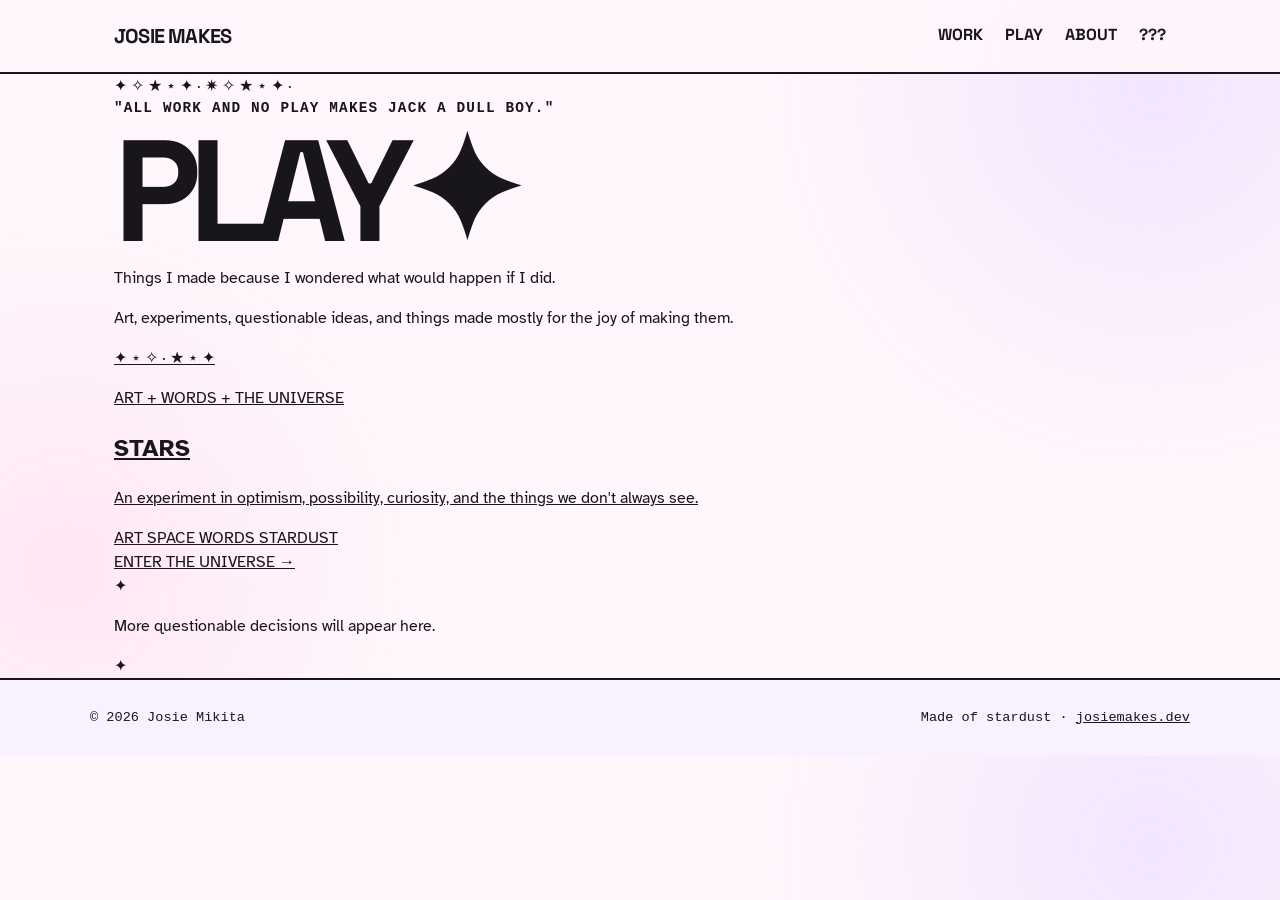
<file: play/index.html>
<!DOCTYPE html>
<html lang="en">

<head>
  <meta charset="UTF-8">
  <meta name="viewport" content="width=device-width, initial-scale=1.0">

  <title>Play | Josie Makes</title>

  <meta
    name="description"
    content="Art, experiments, creative projects, and other things Josie Mikita made because she wondered what would happen if she did."
  >

  <!-- Fonts -->
  <link rel="preconnect" href="https://fonts.googleapis.com">
  <link rel="preconnect" href="https://fonts.gstatic.com" crossorigin>

  <link
    href="https://fonts.googleapis.com/css2?family=Atkinson+Hyperlegible:wght@400;700&family=Space+Grotesk:wght@400;600;700&display=swap"
    rel="stylesheet"
  >

  <link rel="stylesheet" href="/css/style.css">
</head>


<body class="play-page">

  <header>
    <nav aria-label="Main navigation">

      <a class="logo" href="/">JOSIE MAKES</a>

      <div class="nav-links">
        <a href="/work/">WORK</a>
        <a class="active" href="/play/">PLAY</a>
        <a href="/#about">ABOUT</a>
        <a class="mystery" href="/#mystery">???</a>
      </div>

    </nav>
  </header>


  <main class="play-main">
  <div class="play-sky" aria-hidden="true">
  <span class="sky-star s1">✦</span>
  <span class="sky-star s2">✧</span>
  <span class="sky-star s3">★</span>
  <span class="sky-star s4">⋆</span>
  <span class="sky-star s5">✦</span>
  <span class="sky-star s6">·</span>
  <span class="sky-star s7">✷</span>
  <span class="sky-star s8">✧</span>
  <span class="sky-star s9">★</span>
  <span class="sky-star s10">⋆</span>
  <span class="sky-star s11">✦</span>
  <span class="sky-star s12">·</span>
  </div>
    <section class="play-intro">

      <p class="eyebrow">"All work and no play makes Jack a DULL BOY."</p>

      <h1 class="play-title">
        PLAY<span class="play-star">✦</span>
      </h1>

      <p class="play-lede">
        Things I made because I wondered what would happen if I did.
      </p>

      <p class="play-sublede">
        Art, experiments, questionable ideas, and things made
        mostly for the joy of making them.
      </p>

    </section>


    <section class="play-projects" aria-label="Creative projects">

      <a class="play-feature stars-feature" href="/play/stars/">

        <div class="play-feature-decoration" aria-hidden="true">
          ✦ ⋆ ✧ · ★ ⋆ ✦
        </div>

        <p class="play-feature-label">
          ART + WORDS + THE UNIVERSE
        </p>

        <h2>STARS</h2>

        <p class="play-feature-description">
          An experiment in optimism, possibility, curiosity,
          and the things we don't always see.
        </p>

        <div class="play-feature-tags">
          <span>ART</span>
          <span>SPACE</span>
          <span>WORDS</span>
          <span>STARDUST</span>
        </div>

        <span class="play-enter">
          ENTER THE UNIVERSE →
        </span>

      </a>


      <div class="play-coming-soon">

        <span aria-hidden="true">✦</span>

        <p>
          More questionable decisions will appear here.
        </p>

        <span aria-hidden="true">✦</span>

      </div>

    </section>

  </main>


  <footer>
    <div class="footer-inner">

      <span>© 2026 Josie Mikita</span>

      <span>
        Made of stardust ·
        <a href="/">josiemakes.dev</a>
      </span>

    </div>
  </footer>


  <script src="/js/main.js"></script>

</body>
</html>
</file>
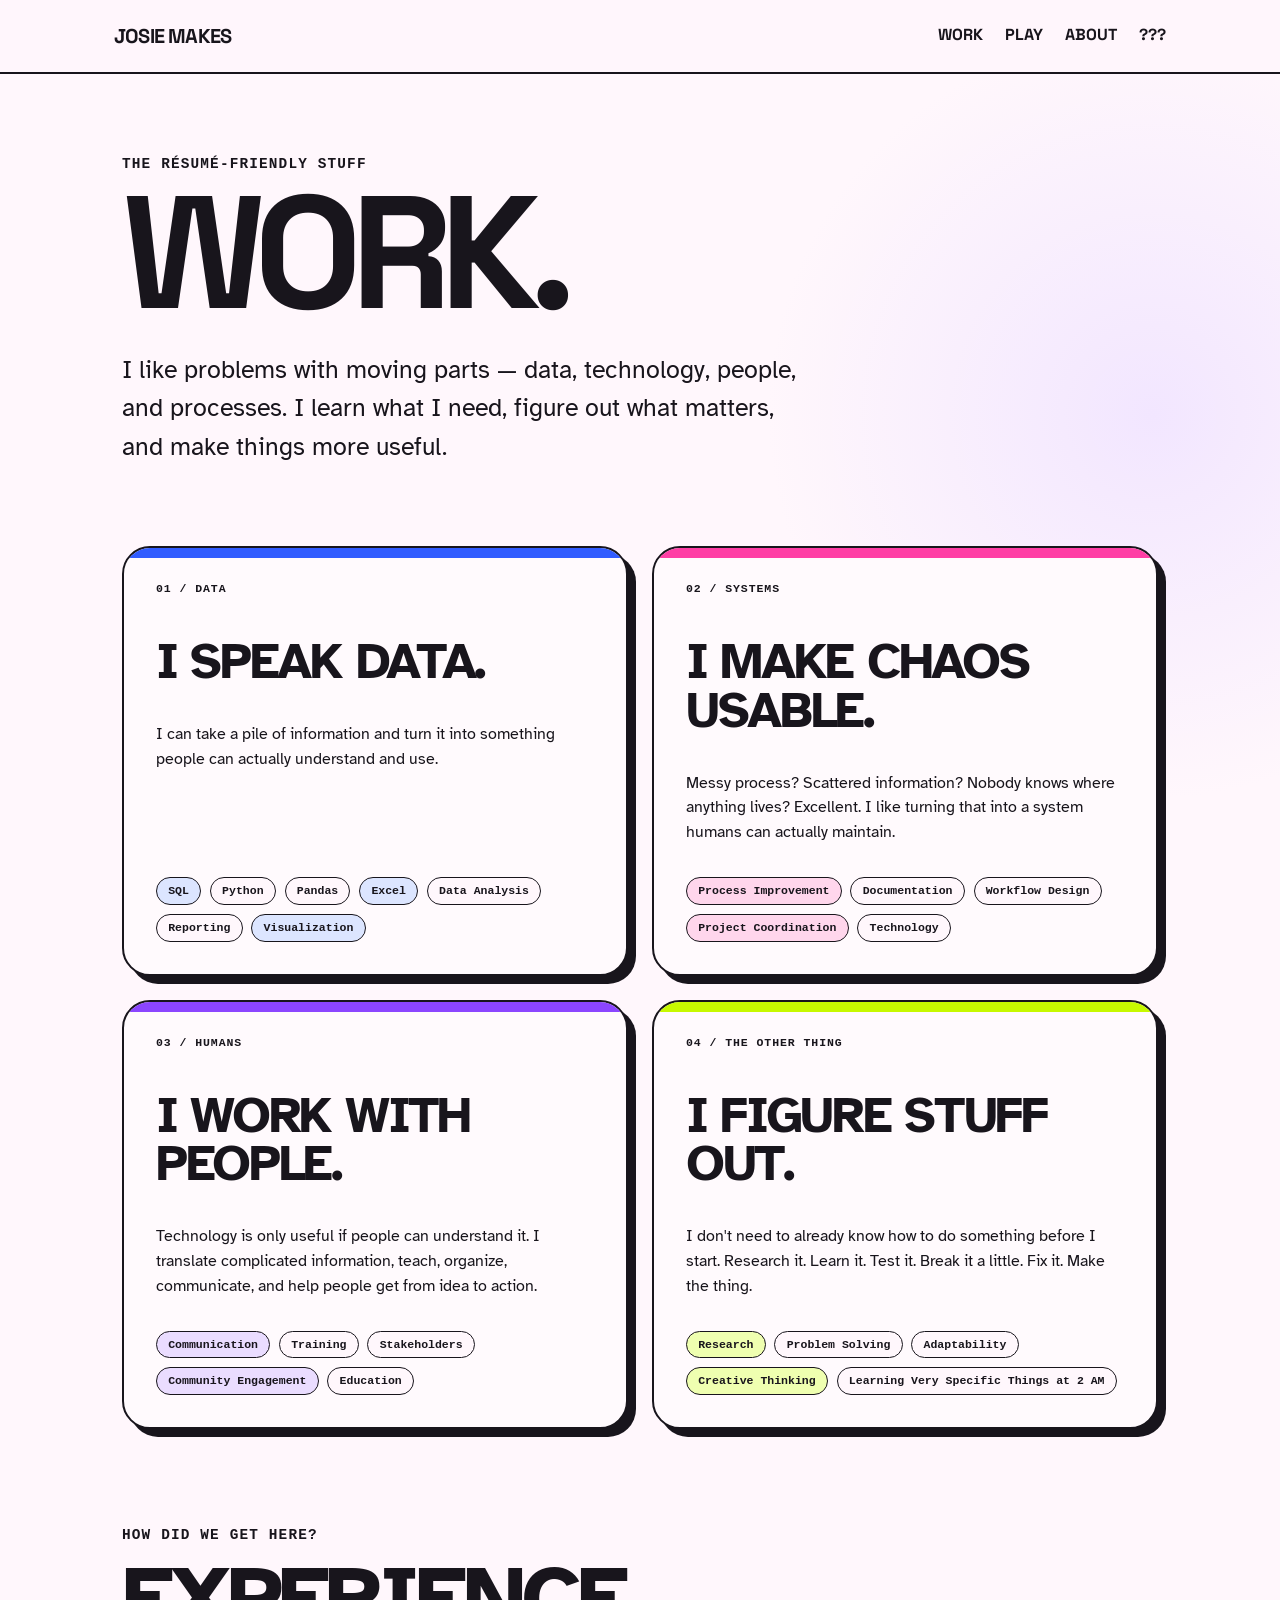
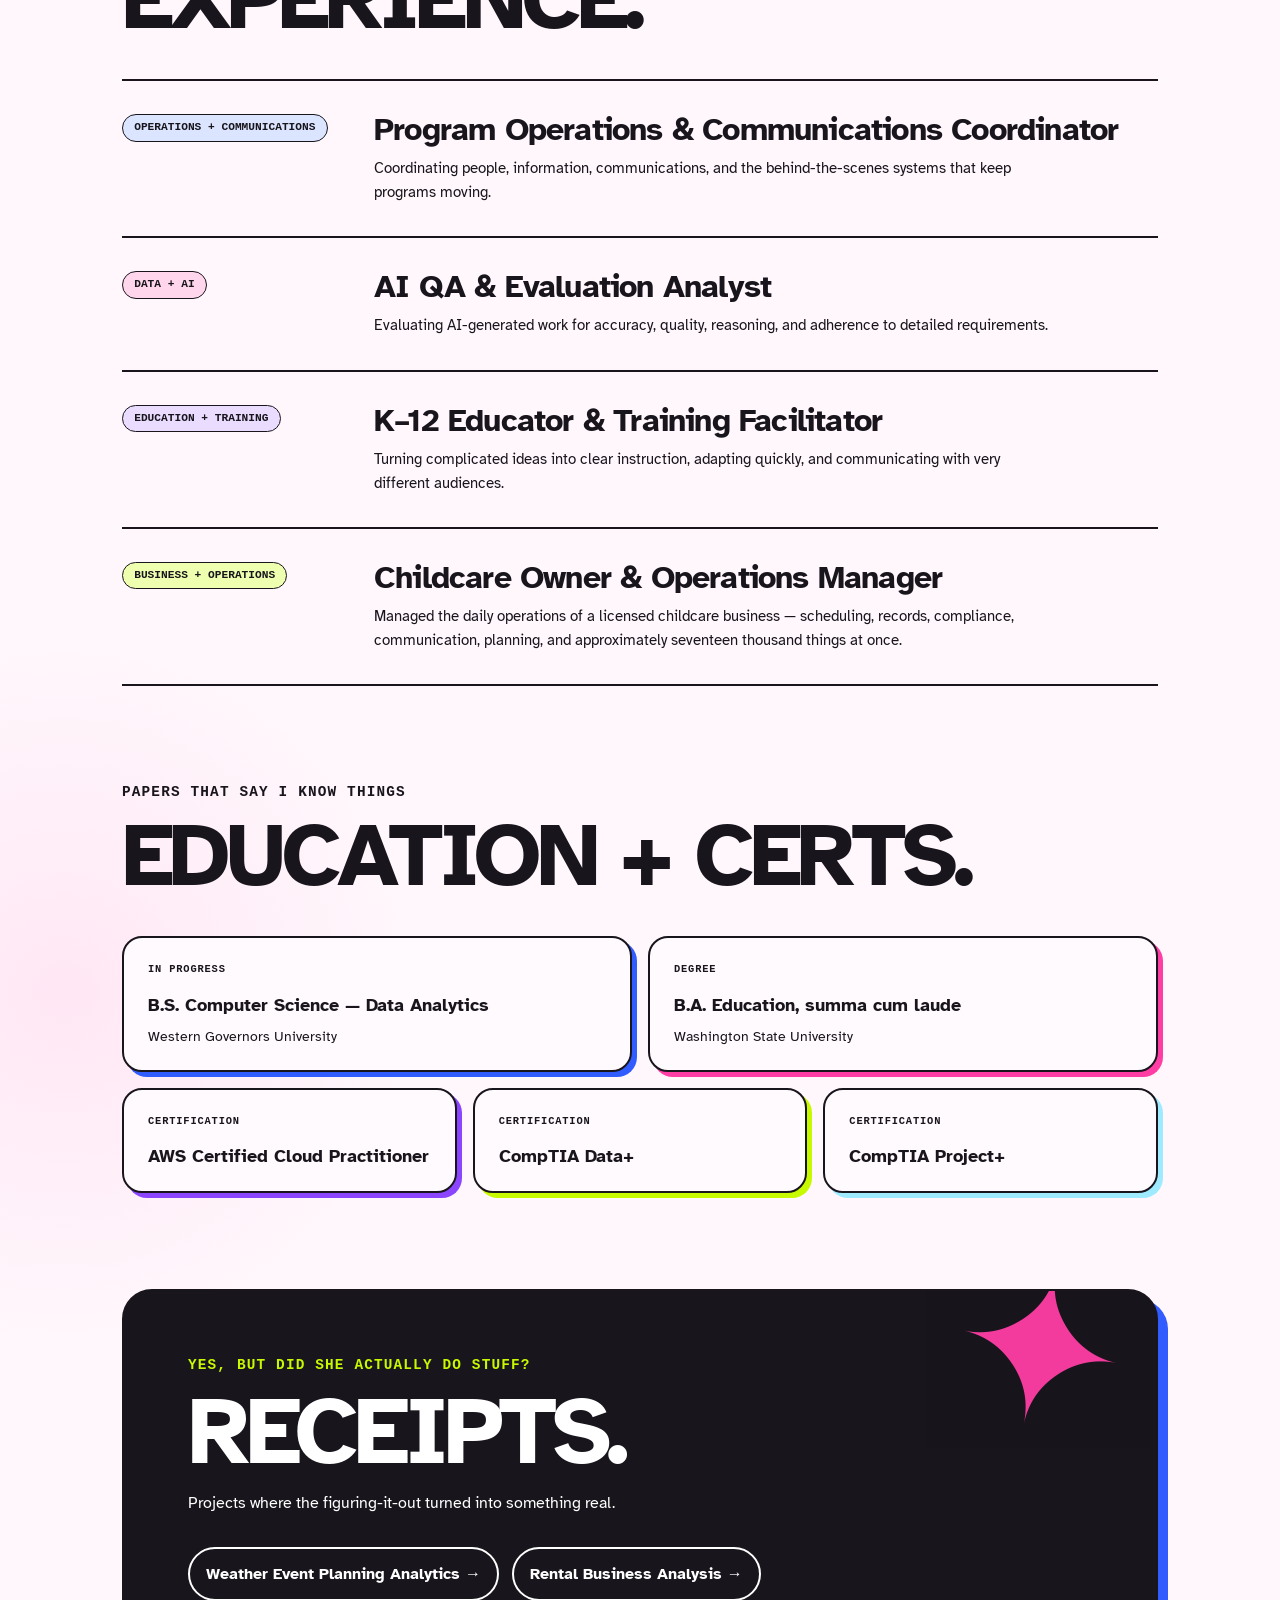
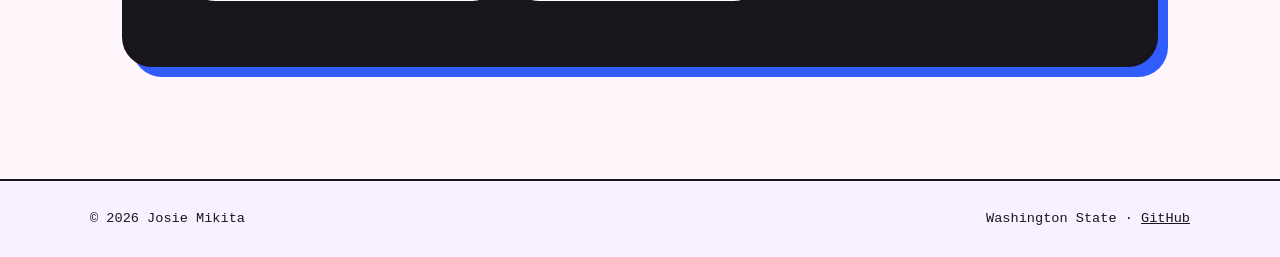
<file: work/index.html>
<!DOCTYPE html>
<html lang="en">

<head>
  <meta charset="UTF-8">
  <meta name="viewport" content="width=device-width, initial-scale=1.0">

  <title>Work | Josie Makes</title>

  <meta
    name="description"
    content="Selected data analytics, technology, systems, and project work by Josie Mikita."
  >

  <link rel="preconnect" href="https://fonts.googleapis.com">
  <link rel="preconnect" href="https://fonts.gstatic.com" crossorigin>

  <link
    href="https://fonts.googleapis.com/css2?family=Atkinson+Hyperlegible:wght@400;700&family=Space+Grotesk:wght@400;600;700&display=swap"
    rel="stylesheet"
  >

  <link rel="stylesheet" href="/css/style.css">
</head>


<body class="work-page">

  <header>
    <nav aria-label="Main navigation">

      <a class="logo" href="/">JOSIE MAKES</a>

      <div class="nav-links">
        <a class="active" href="/work/">WORK</a>
        <a href="/#play">PLAY</a>
        <a href="/#about">ABOUT</a>
        <a class="mystery" href="/#mystery">???</a>
      </div>

    </nav>
  </header>


 <main class="work-main">

  <section class="work-intro">
    <p class="eyebrow">THE RÉSUMÉ-FRIENDLY STUFF</p>

    <h1 class="work-title">WORK.</h1>

    <p class="work-lede">
      I like problems with moving parts — data, technology,
      people, and processes. I learn what I need, figure out
      what matters, and make things more useful.
    </p>
  </section>


  <section class="skill-world">

    <article class="skill-block skill-data">
      <p class="skill-number">01 / DATA</p>
      <h2>I SPEAK DATA.</h2>

      <p>
        I can take a pile of information and turn it into
        something people can actually understand and use.
      </p>

      <div class="skill-tags">
        <span>SQL</span>
        <span>Python</span>
        <span>Pandas</span>
        <span>Excel</span>
        <span>Data Analysis</span>
        <span>Reporting</span>
        <span>Visualization</span>
      </div>
    </article>


    <article class="skill-block skill-systems">
      <p class="skill-number">02 / SYSTEMS</p>
      <h2>I MAKE CHAOS USABLE.</h2>

      <p>
        Messy process? Scattered information? Nobody knows
        where anything lives? Excellent. I like turning that
        into a system humans can actually maintain.
      </p>

      <div class="skill-tags">
        <span>Process Improvement</span>
        <span>Documentation</span>
        <span>Workflow Design</span>
        <span>Project Coordination</span>
        <span>Technology</span>
      </div>
    </article>


    <article class="skill-block skill-people">
      <p class="skill-number">03 / HUMANS</p>
      <h2>I WORK WITH PEOPLE.</h2>

      <p>
        Technology is only useful if people can understand it.
        I translate complicated information, teach, organize,
        communicate, and help people get from idea to action.
      </p>

      <div class="skill-tags">
        <span>Communication</span>
        <span>Training</span>
        <span>Stakeholders</span>
        <span>Community Engagement</span>
        <span>Education</span>
      </div>
    </article>


    <article class="skill-block skill-figure">
      <p class="skill-number">04 / THE OTHER THING</p>
      <h2>I FIGURE STUFF OUT.</h2>

      <p>
        I don't need to already know how to do something
        before I start. Research it. Learn it. Test it.
        Break it a little. Fix it. Make the thing.
      </p>

      <div class="skill-tags">
        <span>Research</span>
        <span>Problem Solving</span>
        <span>Adaptability</span>
        <span>Creative Thinking</span>
        <span>Learning Very Specific Things at 2 AM</span>
      </div>
    </article>

  </section>
<section class="work-history">

  <div class="history-heading">
    <p class="eyebrow">HOW DID WE GET HERE?</p>
    <h2>EXPERIENCE.</h2>
  </div>

  <div class="history-list">

    <article class="history-item">
      <div class="history-label">
        <span>OPERATIONS + COMMUNICATIONS</span>
      </div>
      <div class="history-copy">
        <h3>Program Operations & Communications Coordinator</h3>
        <p>
          Coordinating people, information, communications, and the
          behind-the-scenes systems that keep programs moving.
        </p>
      </div>
    </article>

    <article class="history-item">
      <div class="history-label">
        <span>DATA + AI</span>
      </div>
      <div class="history-copy">
        <h3>AI QA & Evaluation Analyst</h3>
        <p>
          Evaluating AI-generated work for accuracy, quality, reasoning,
          and adherence to detailed requirements.
        </p>
      </div>
    </article>

    <article class="history-item">
      <div class="history-label">
        <span>EDUCATION + TRAINING</span>
      </div>
      <div class="history-copy">
        <h3>K–12 Educator & Training Facilitator</h3>
        <p>
          Turning complicated ideas into clear instruction, adapting
          quickly, and communicating with very different audiences.
        </p>
      </div>
    </article>

    <article class="history-item">
      <div class="history-label">
        <span>BUSINESS + OPERATIONS</span>
      </div>
      <div class="history-copy">
        <h3>Childcare Owner & Operations Manager</h3>
        <p>
          Managed the daily operations of a licensed childcare business —
          scheduling, records, compliance, communication, planning,
          and approximately seventeen thousand things at once.
        </p>
      </div>
    </article>

  </div>


  <div class="credentials">

    <div class="credentials-heading">
      <p class="eyebrow">PAPERS THAT SAY I KNOW THINGS</p>
      <h2>EDUCATION + CERTS.</h2>
    </div>

    <div class="credential-grid">

      <div class="credential">
        <span>IN PROGRESS</span>
        <strong>B.S. Computer Science — Data Analytics</strong>
        <p>Western Governors University</p>
      </div>

      <div class="credential">
        <span>DEGREE</span>
        <strong>B.A. Education, summa cum laude</strong>
        <p>Washington State University</p>
      </div>

      <div class="credential">
        <span>CERTIFICATION</span>
        <strong>AWS Certified Cloud Practitioner</strong>
      </div>

      <div class="credential">
        <span>CERTIFICATION</span>
        <strong>CompTIA Data+</strong>
      </div>

      <div class="credential">
        <span>CERTIFICATION</span>
        <strong>CompTIA Project+</strong>
      </div>

    </div>

  </div>

</section>

  <section class="receipts">
    <p class="eyebrow">YES, BUT DID SHE ACTUALLY DO STUFF?</p>
    <h2>RECEIPTS.</h2>

    <p>
      Projects where the figuring-it-out turned into something real.
    </p>

    <div class="receipt-links">
      <a href="https://github.com/Jojomiki/Data_Analytics_Portfolio/tree/main/weather-event-planning-analytics">
        Weather Event Planning Analytics →
      </a>

      <a href="https://github.com/Jojomiki/Data_Analytics_Portfolio/tree/main/sql-rental-business-analysis">
        Rental Business Analysis →
      </a>
    </div>
  </section>

</main>


  <footer>

    <div class="footer-inner">

      <span>© 2026 Josie Mikita</span>

      <span>
        Washington State ·
        <a href="https://github.com/Jojomiki">GitHub</a>
      </span>

    </div>

  </footer>

</body>
</html>
</file>
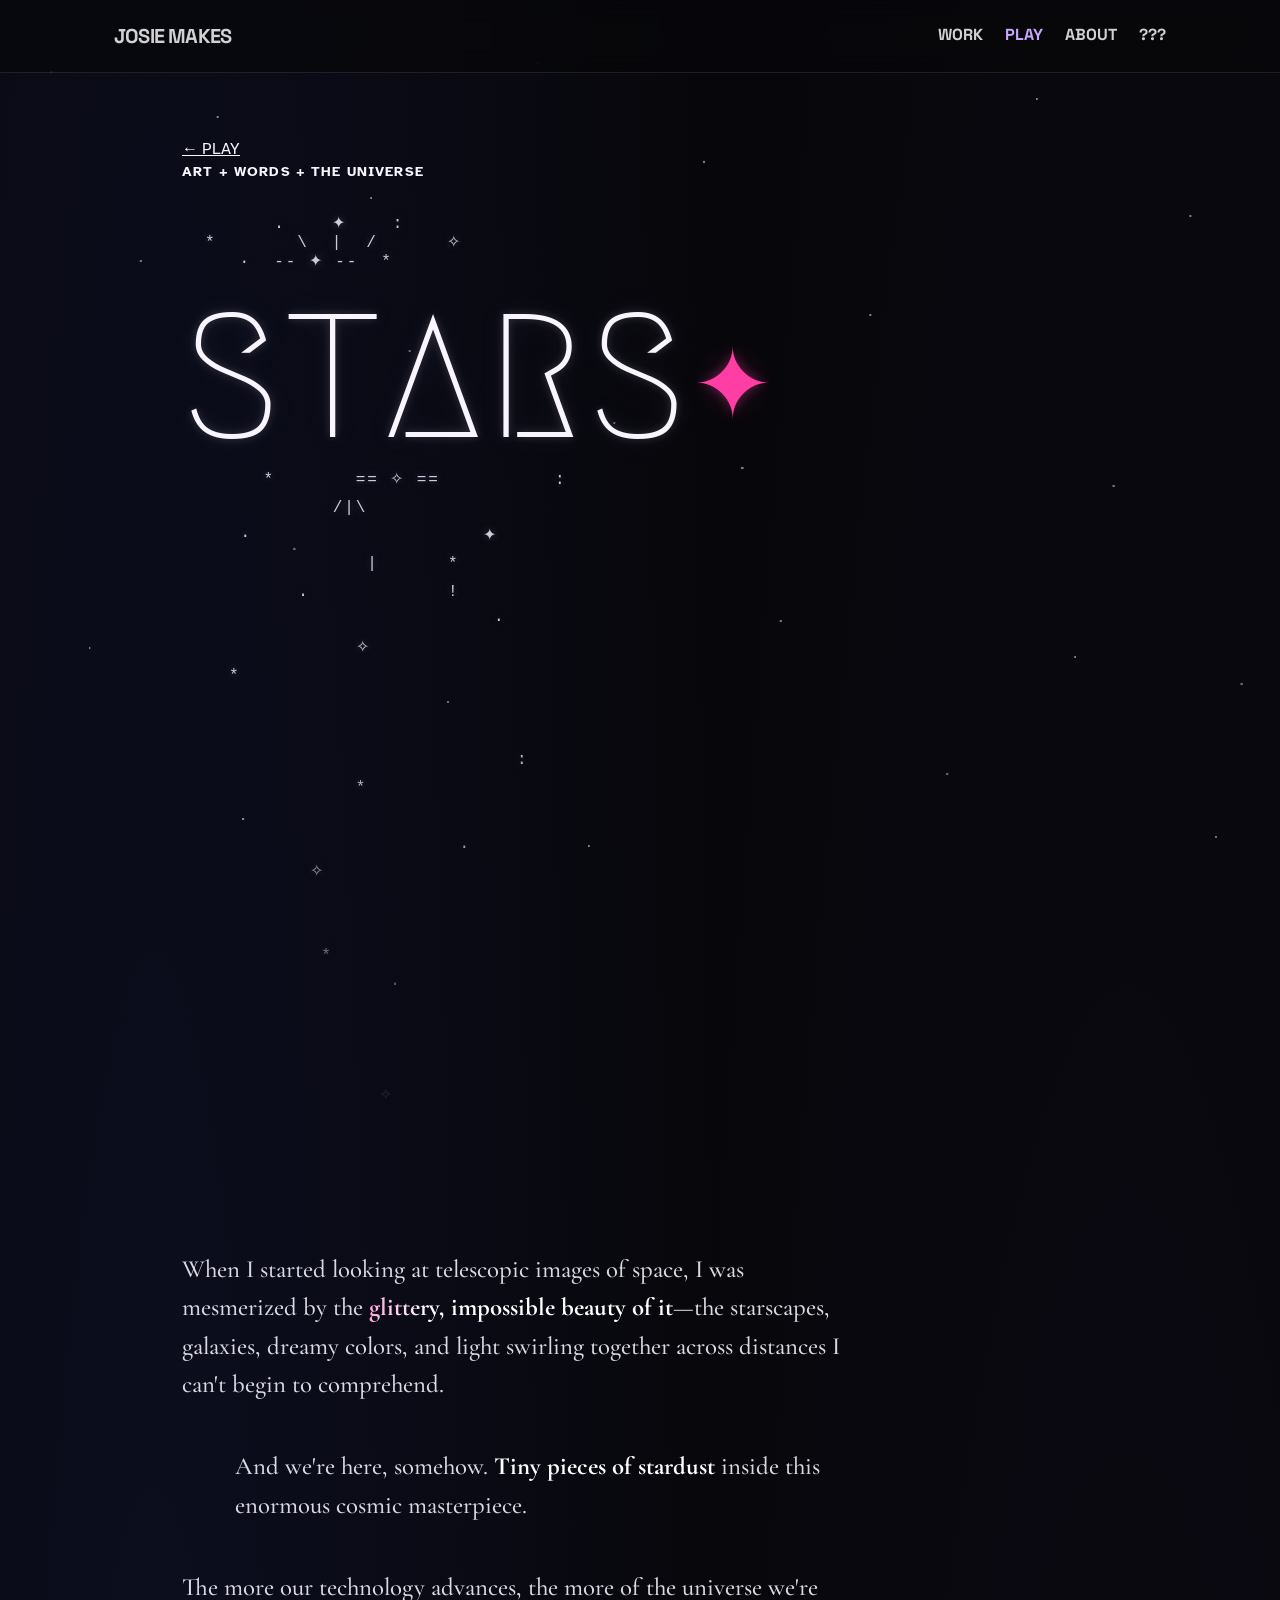
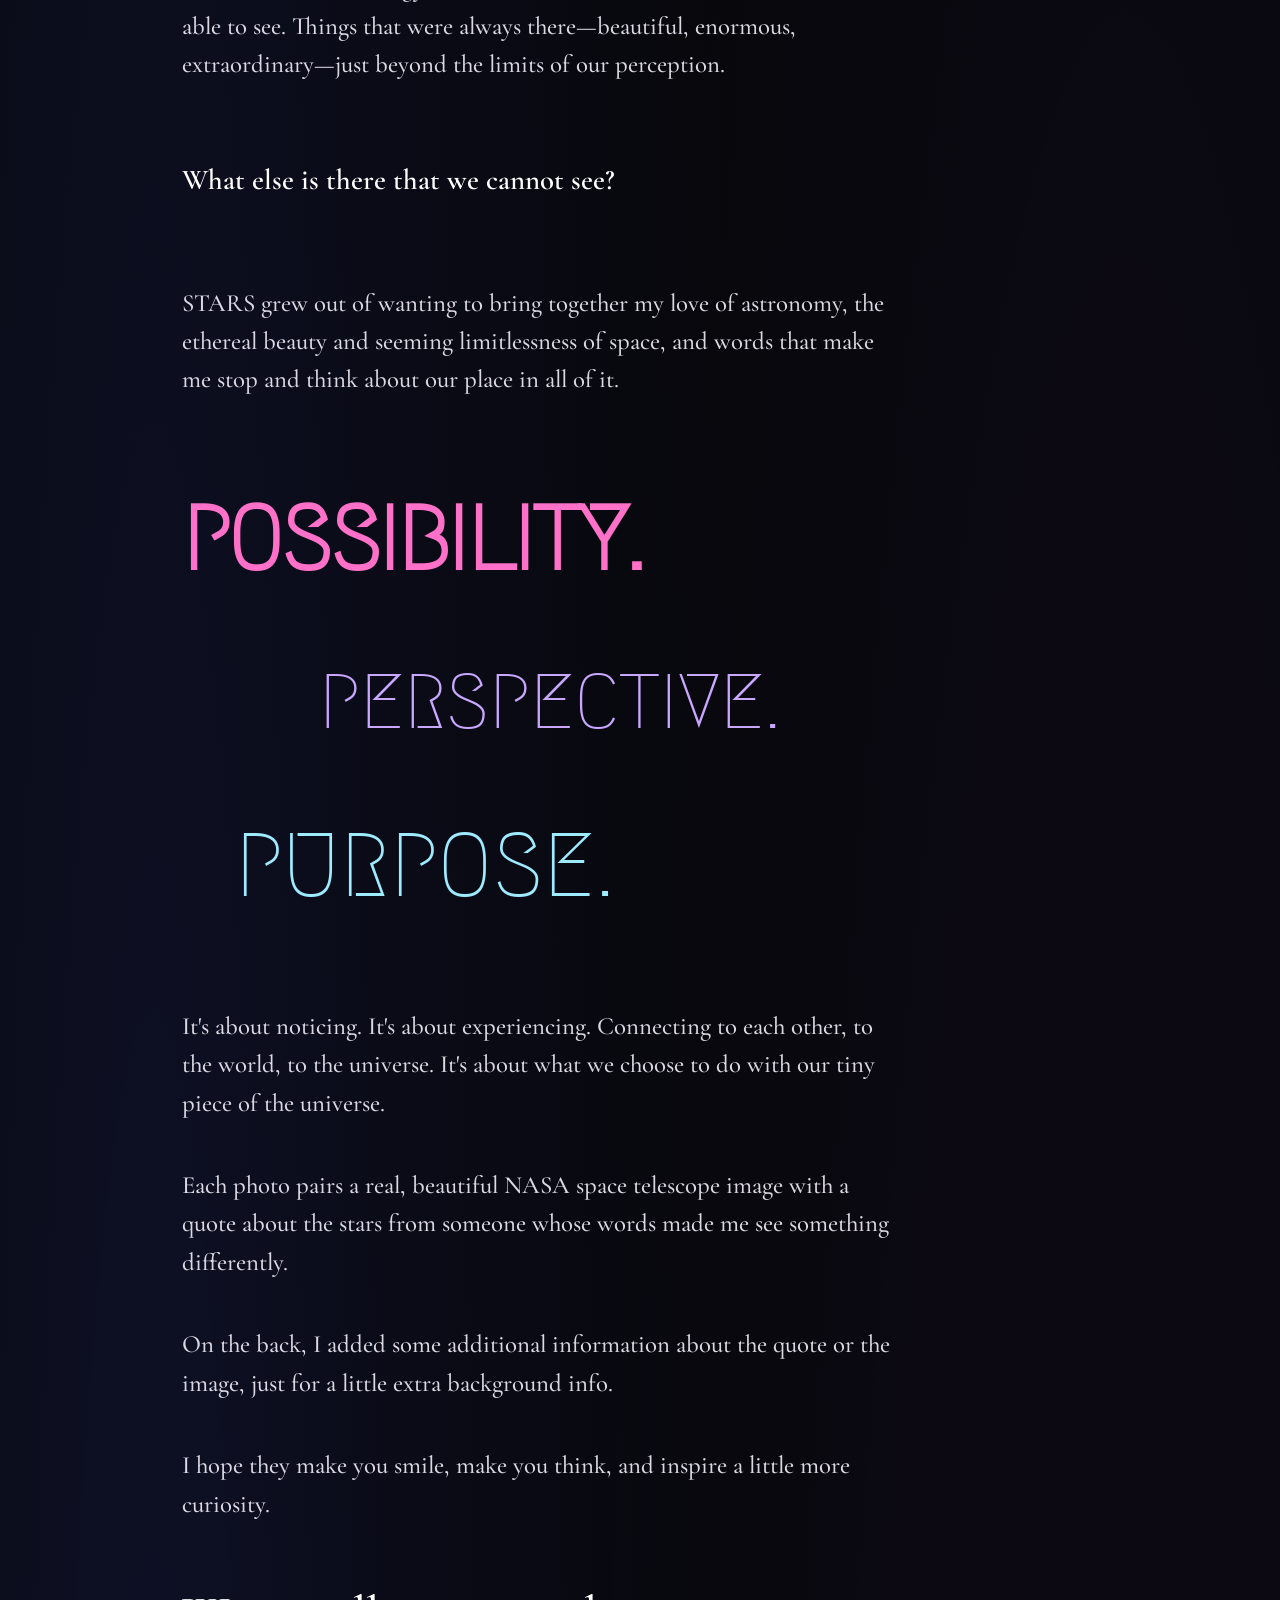
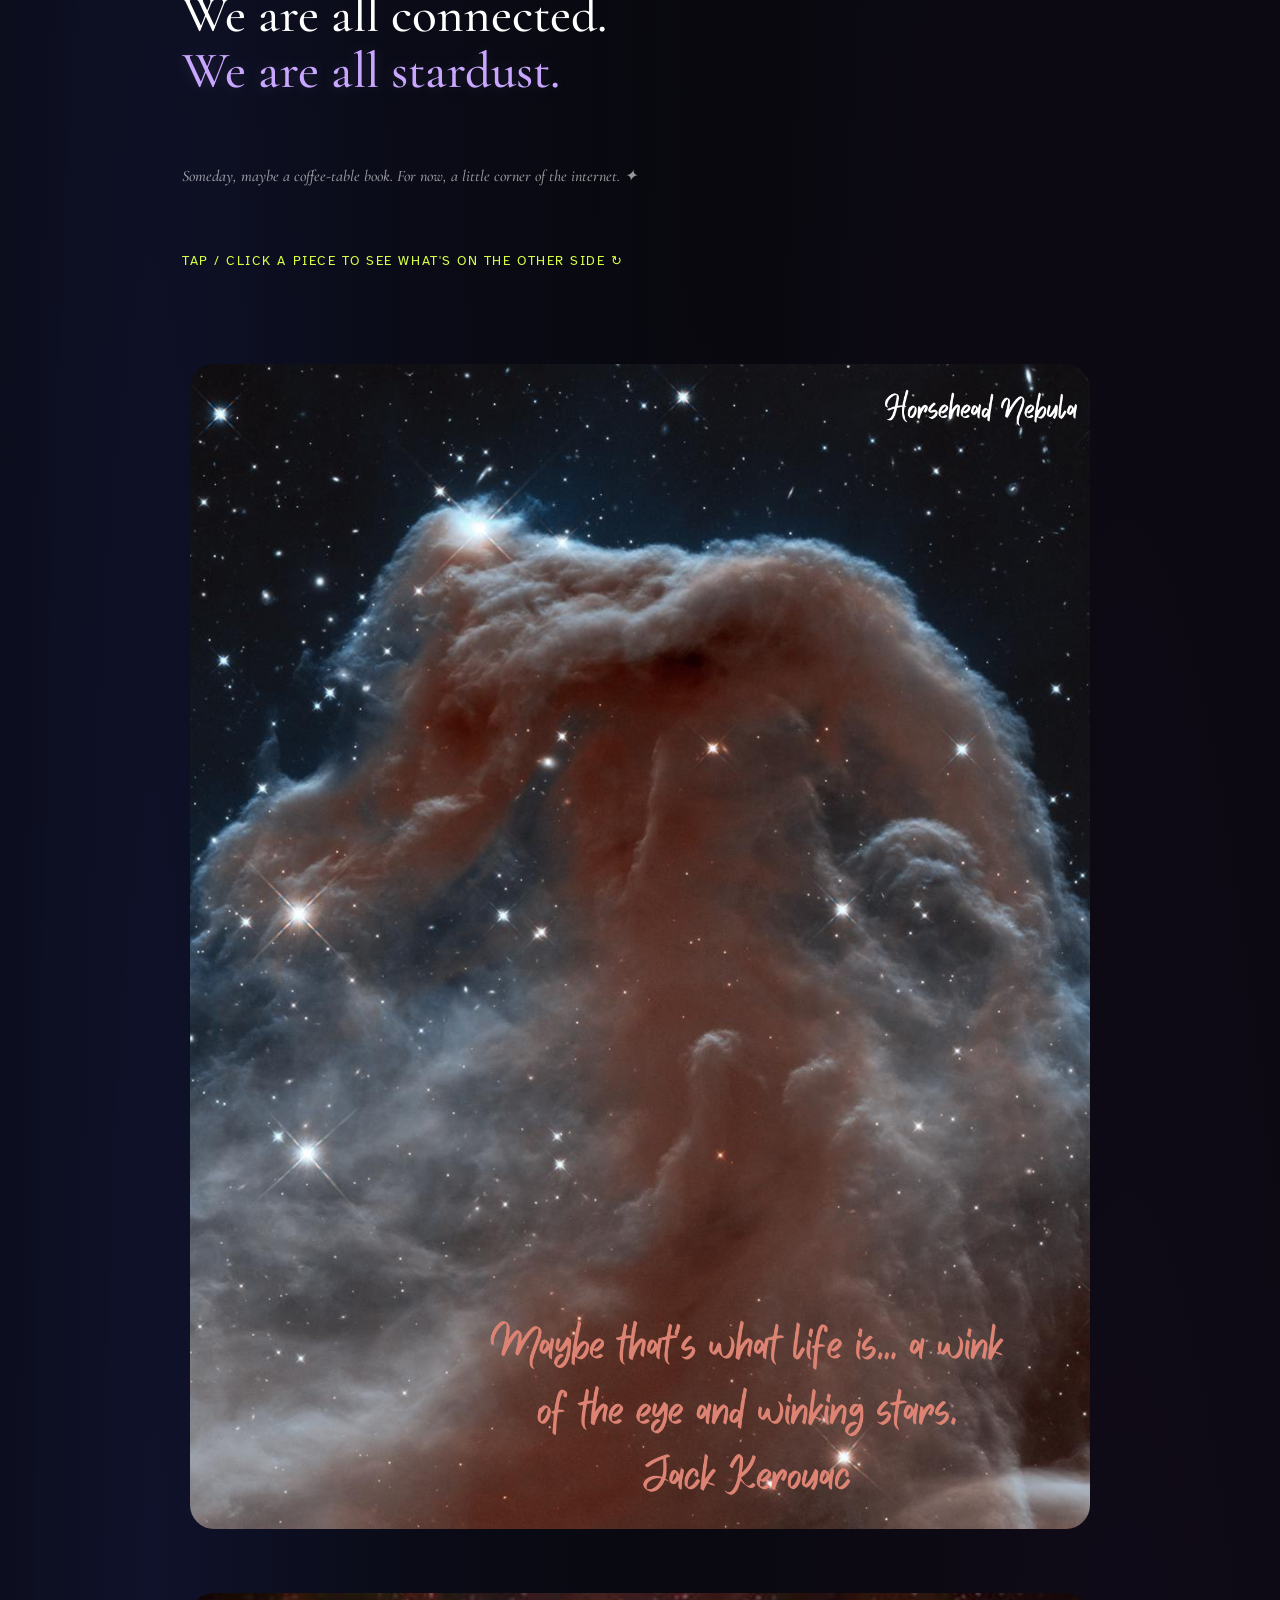
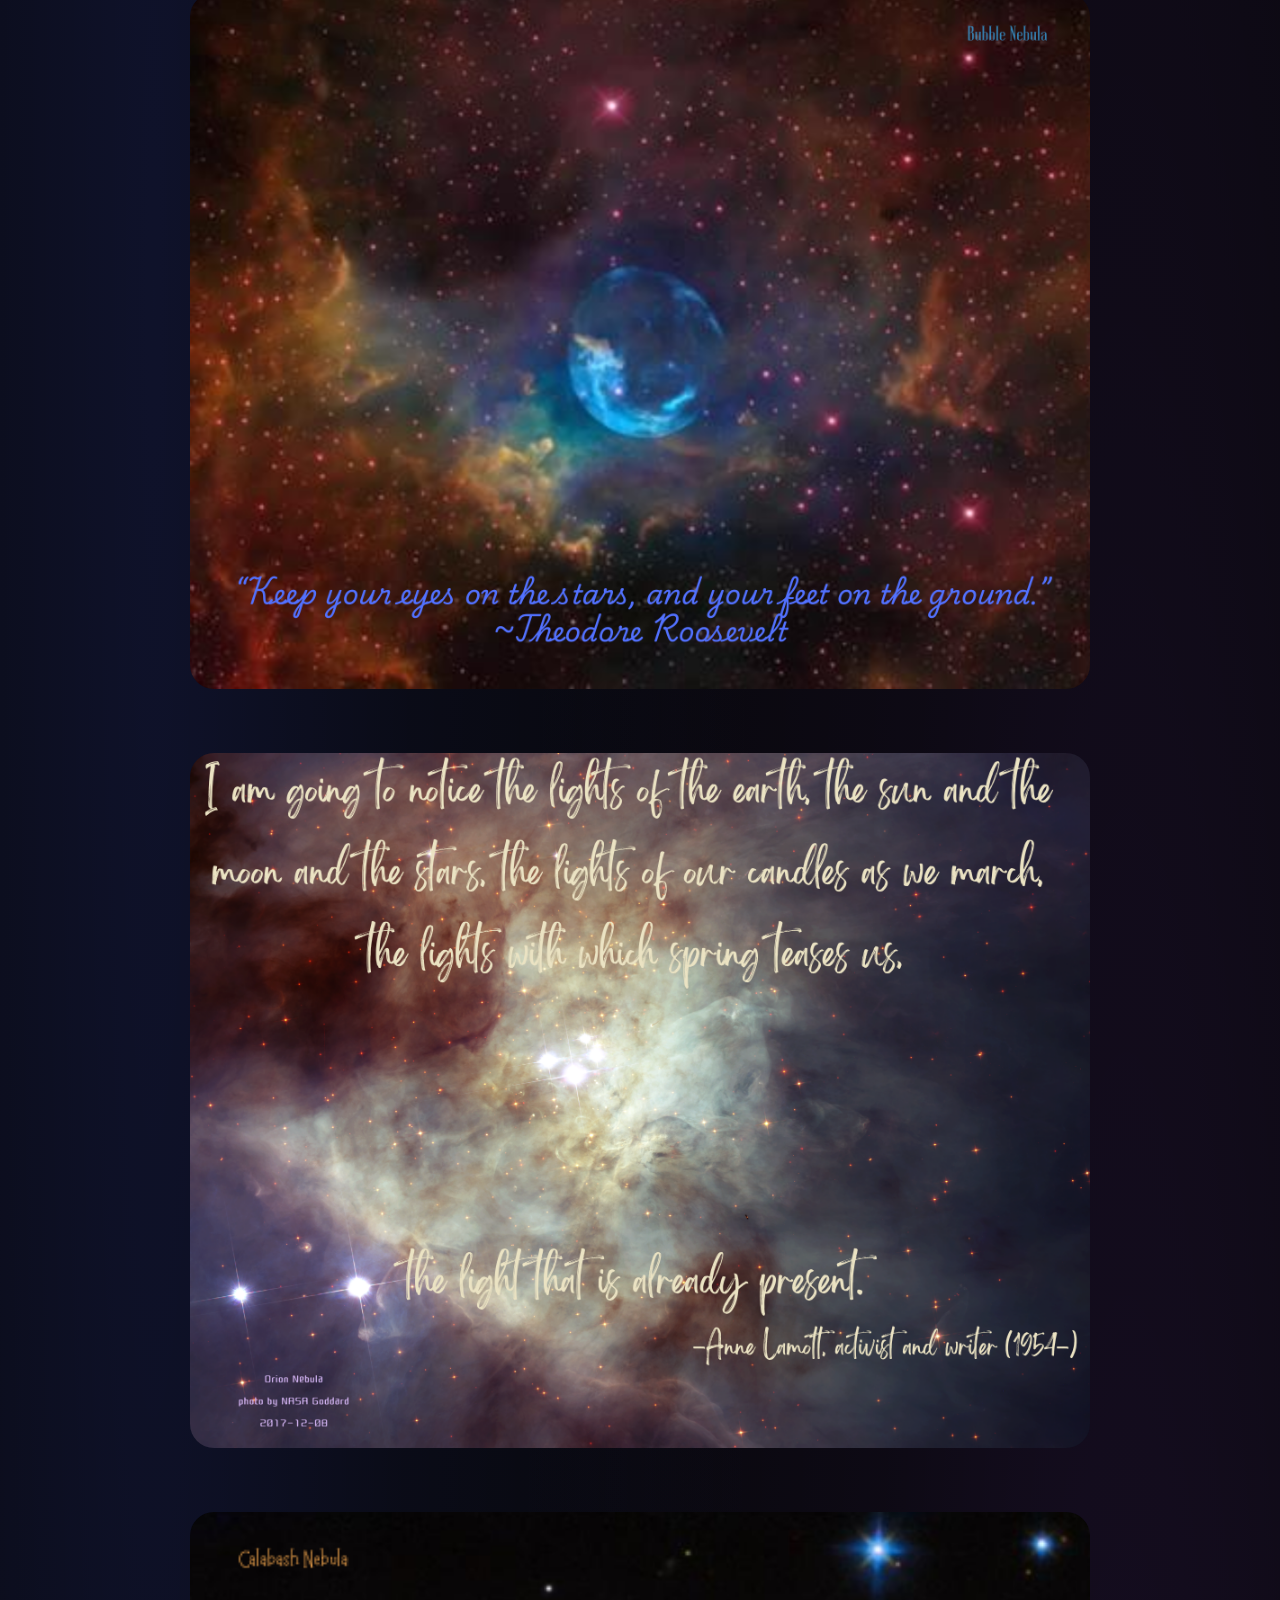
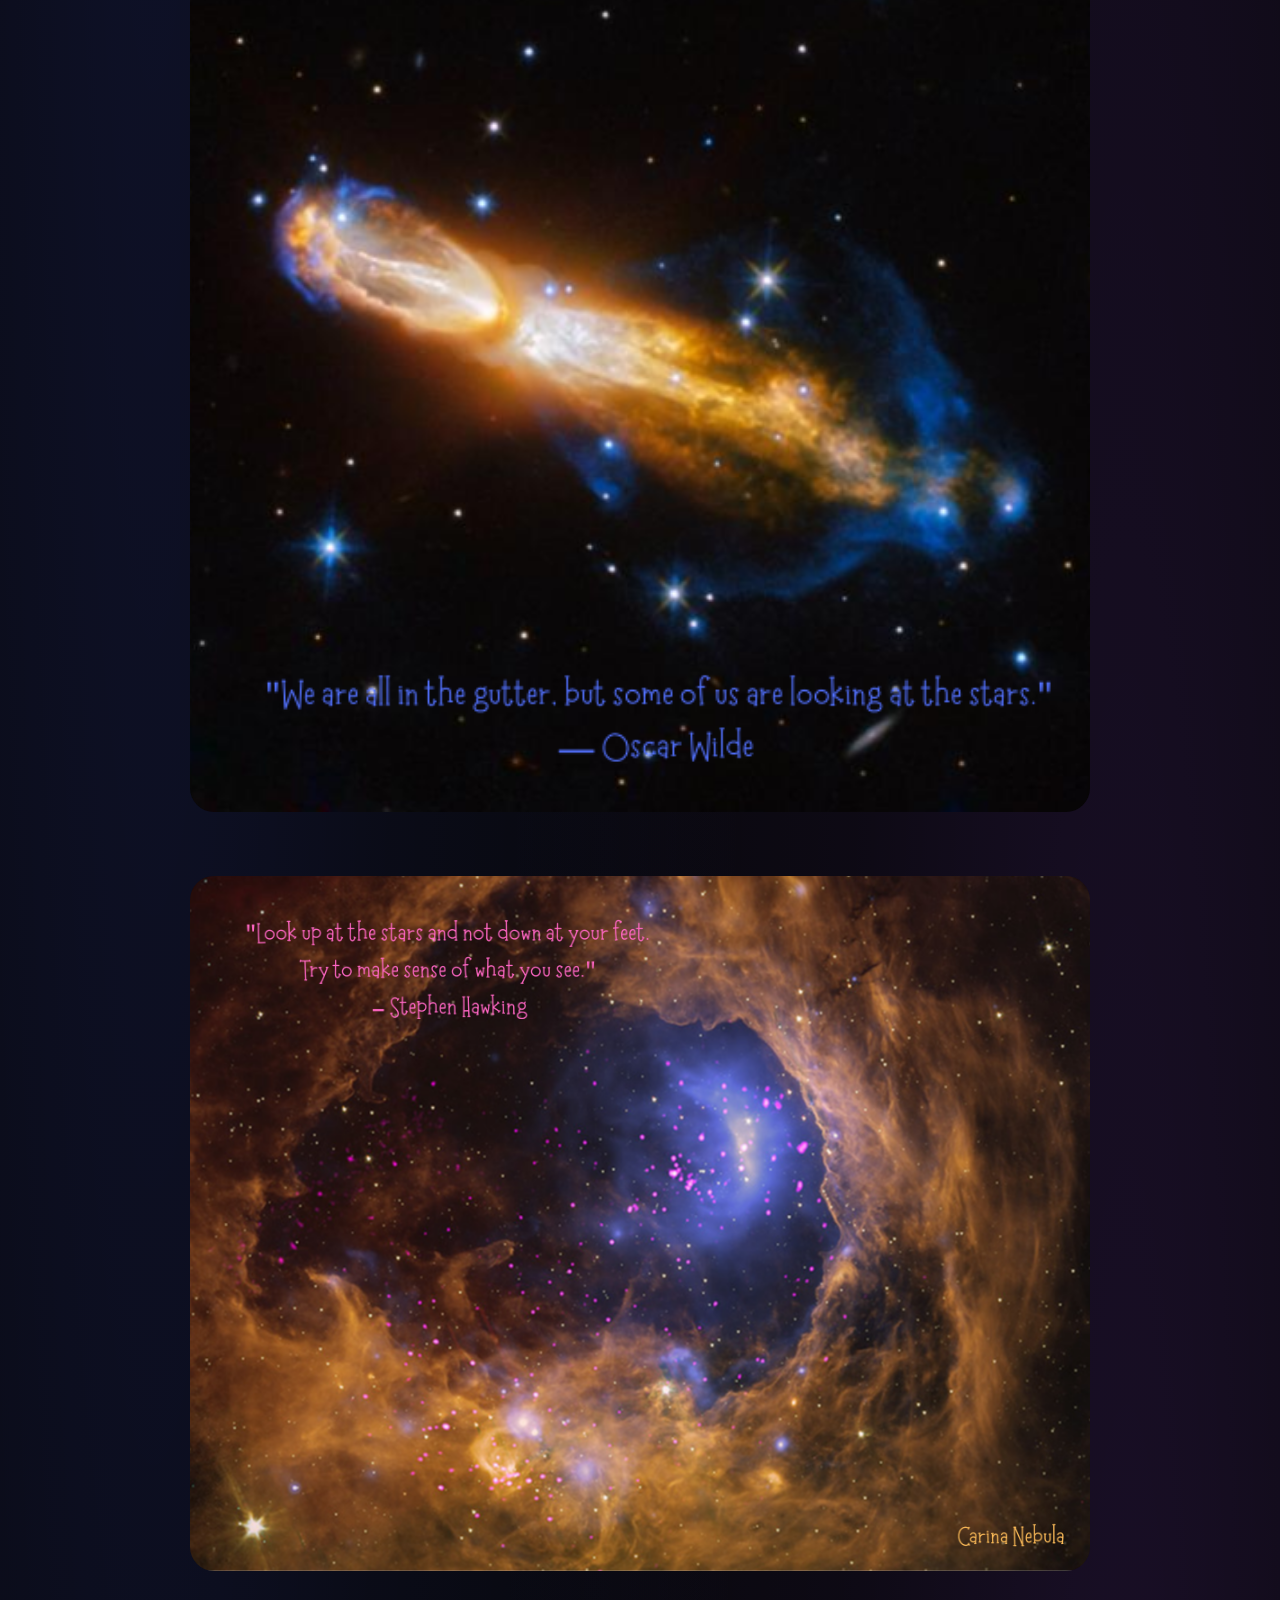
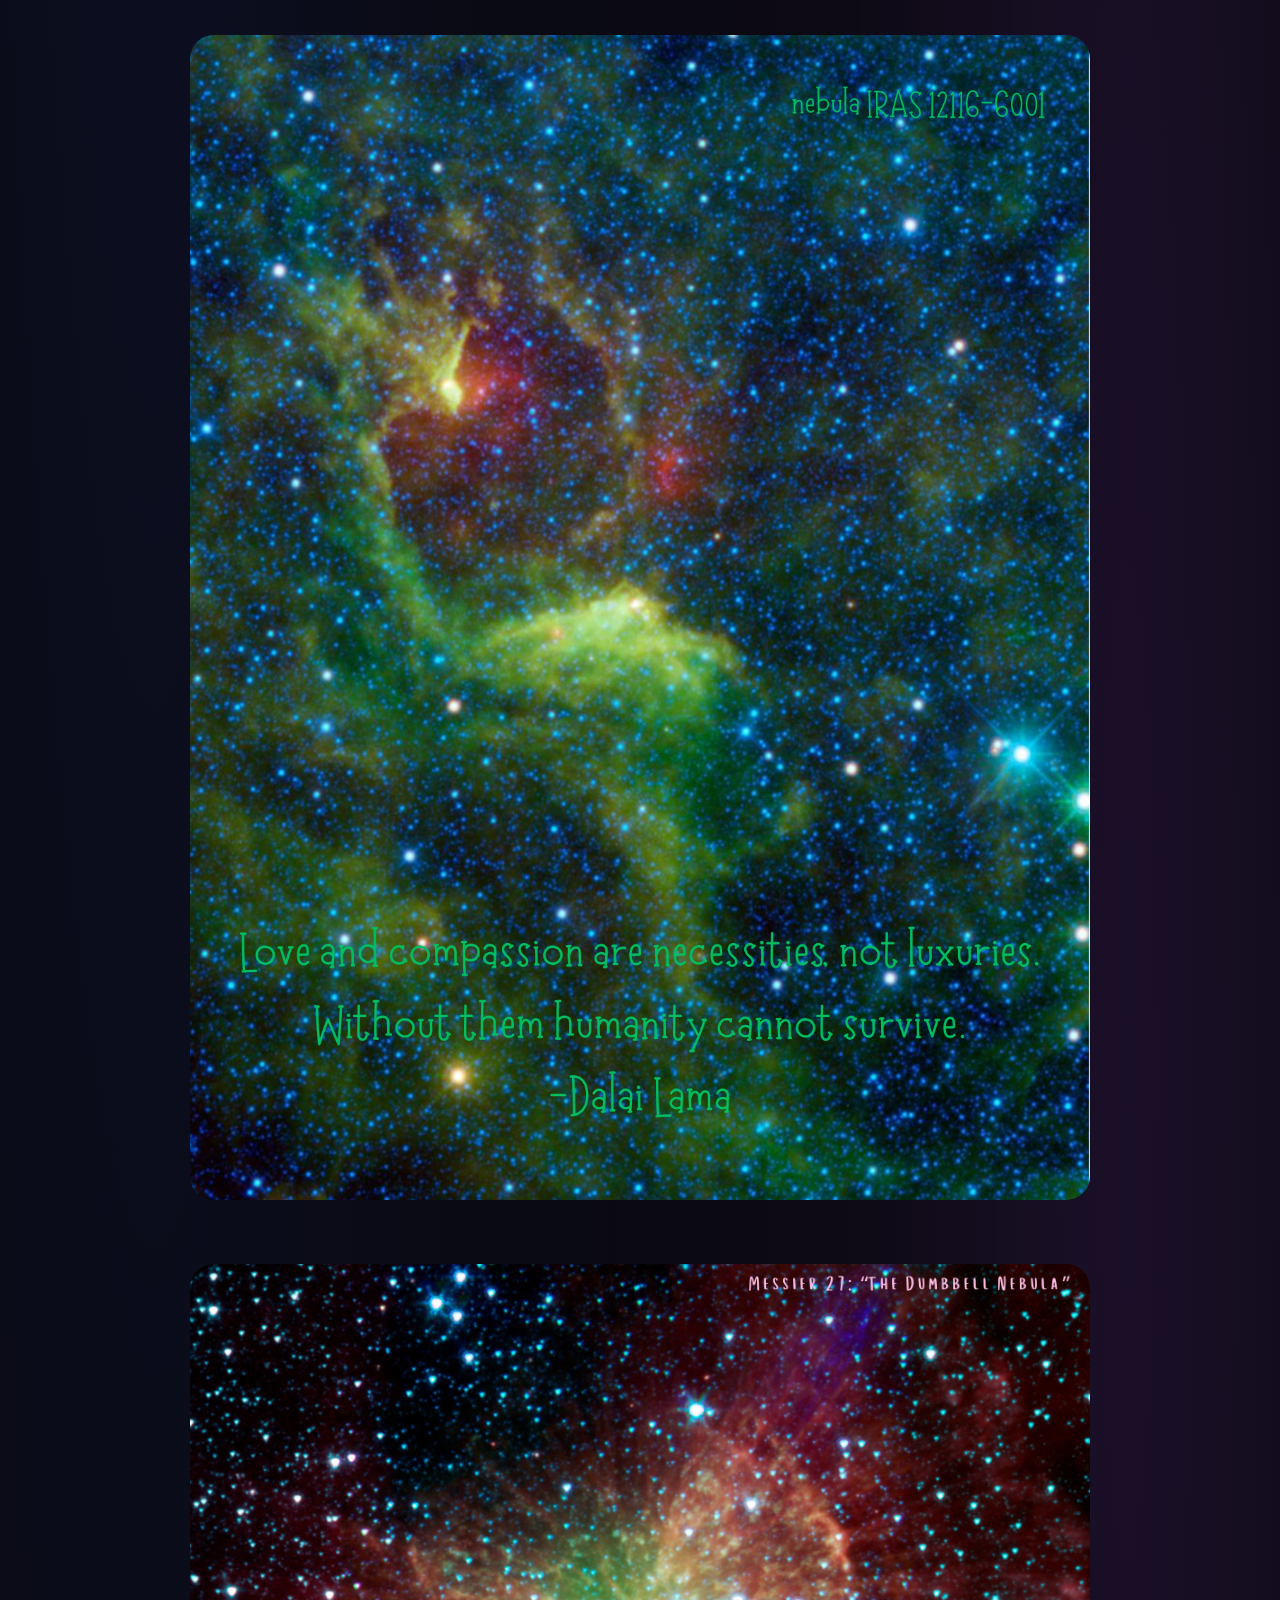
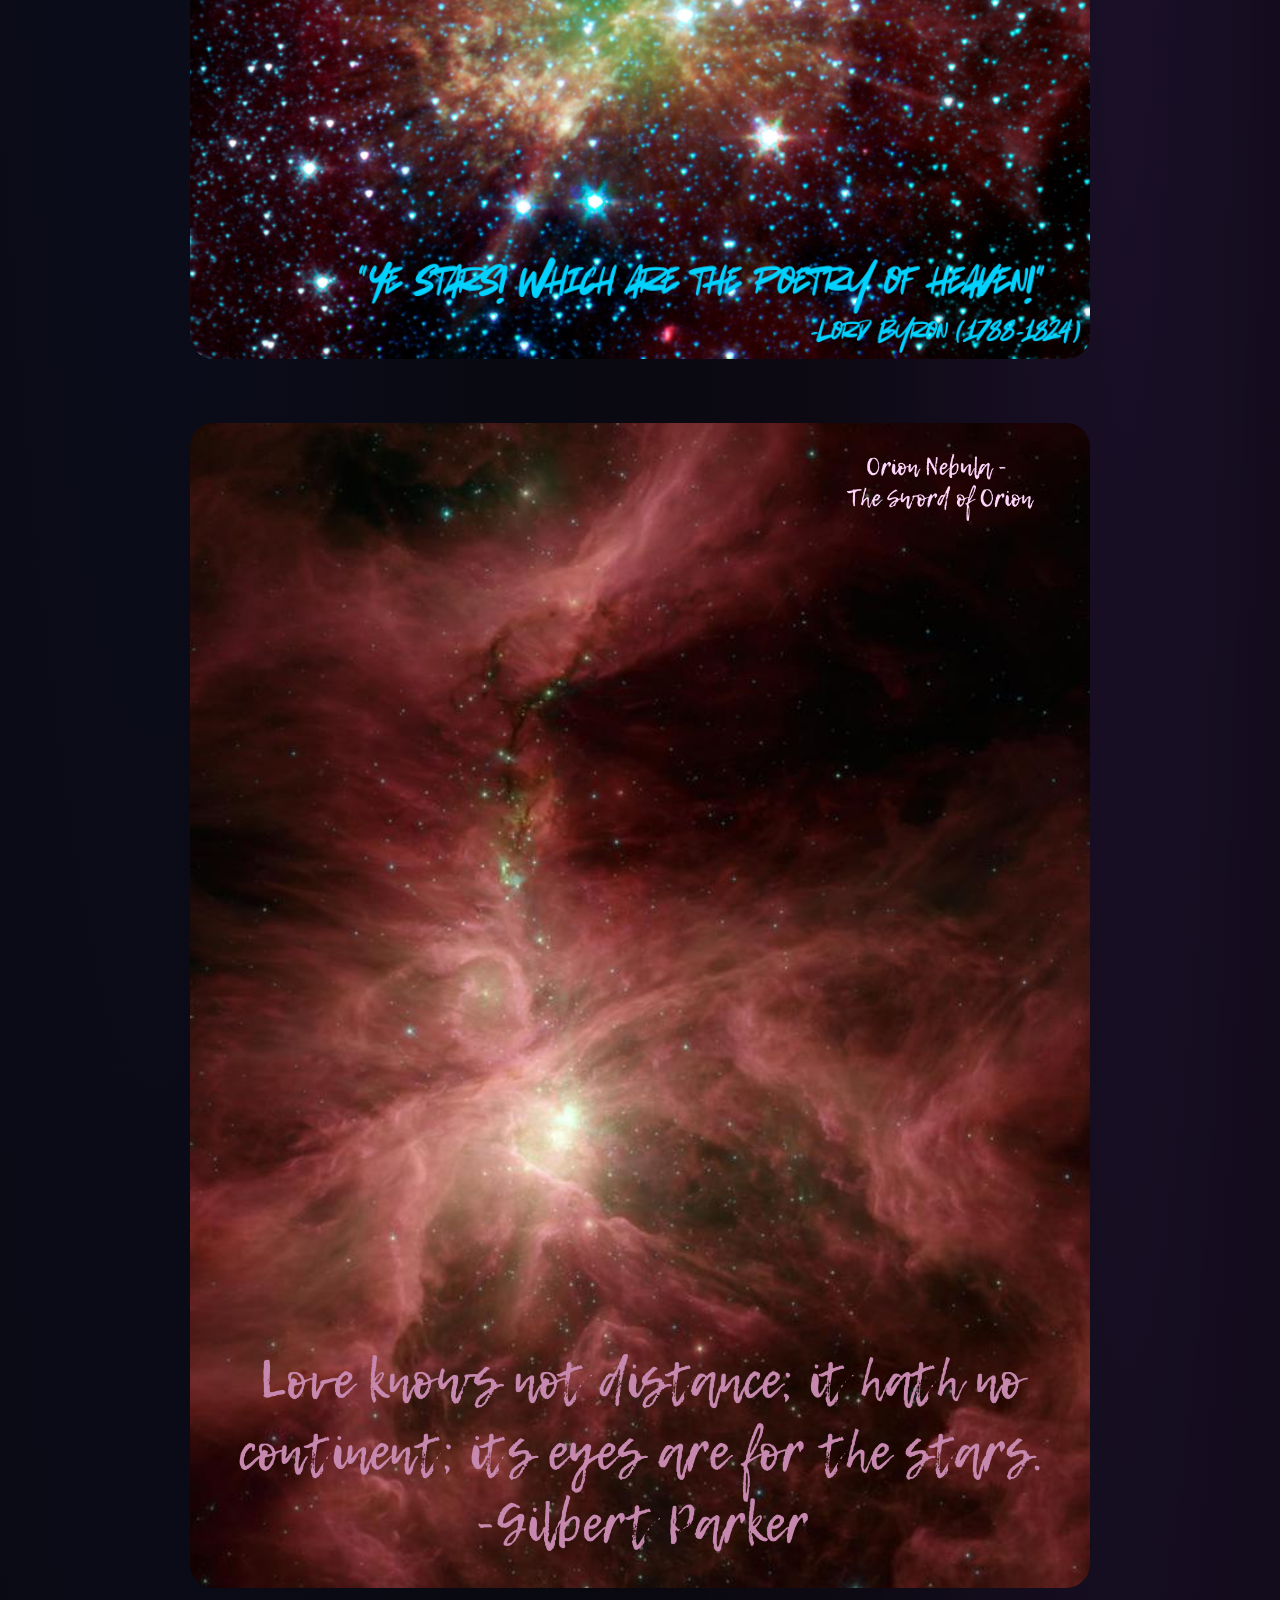
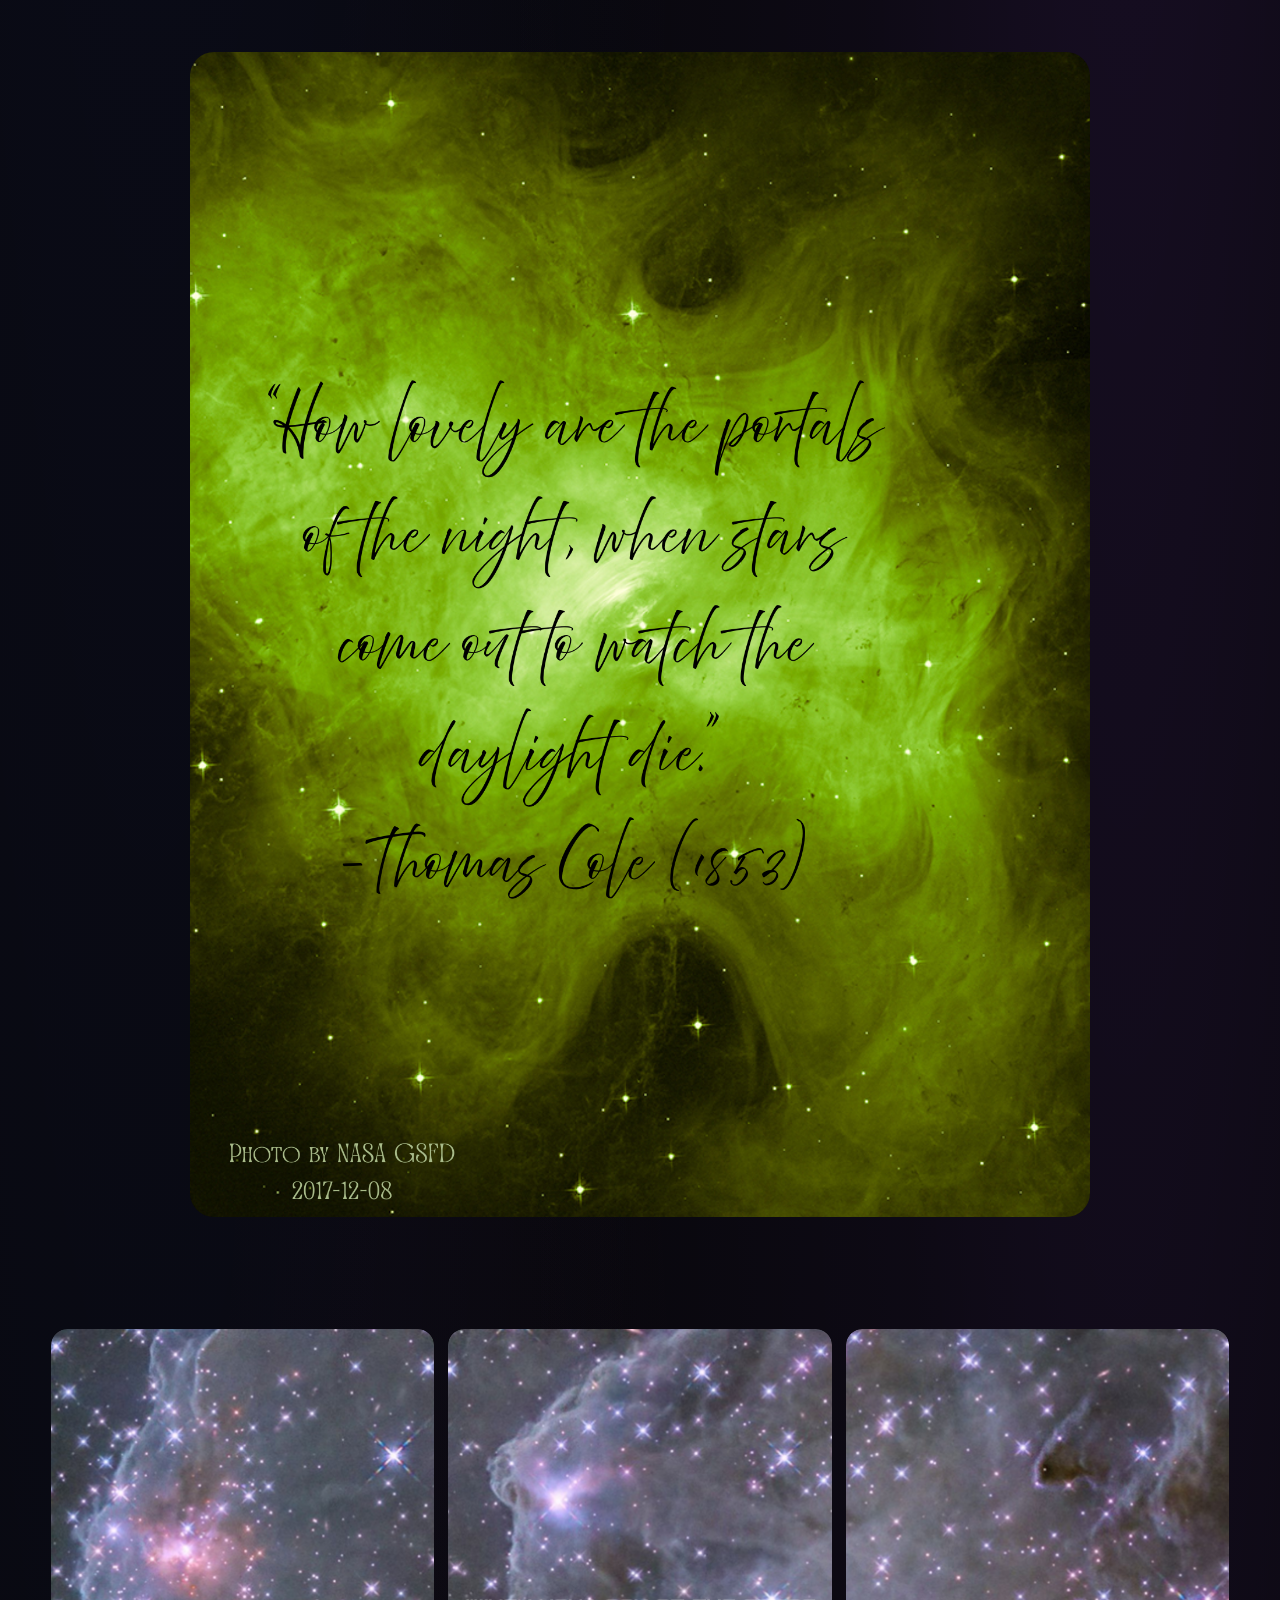
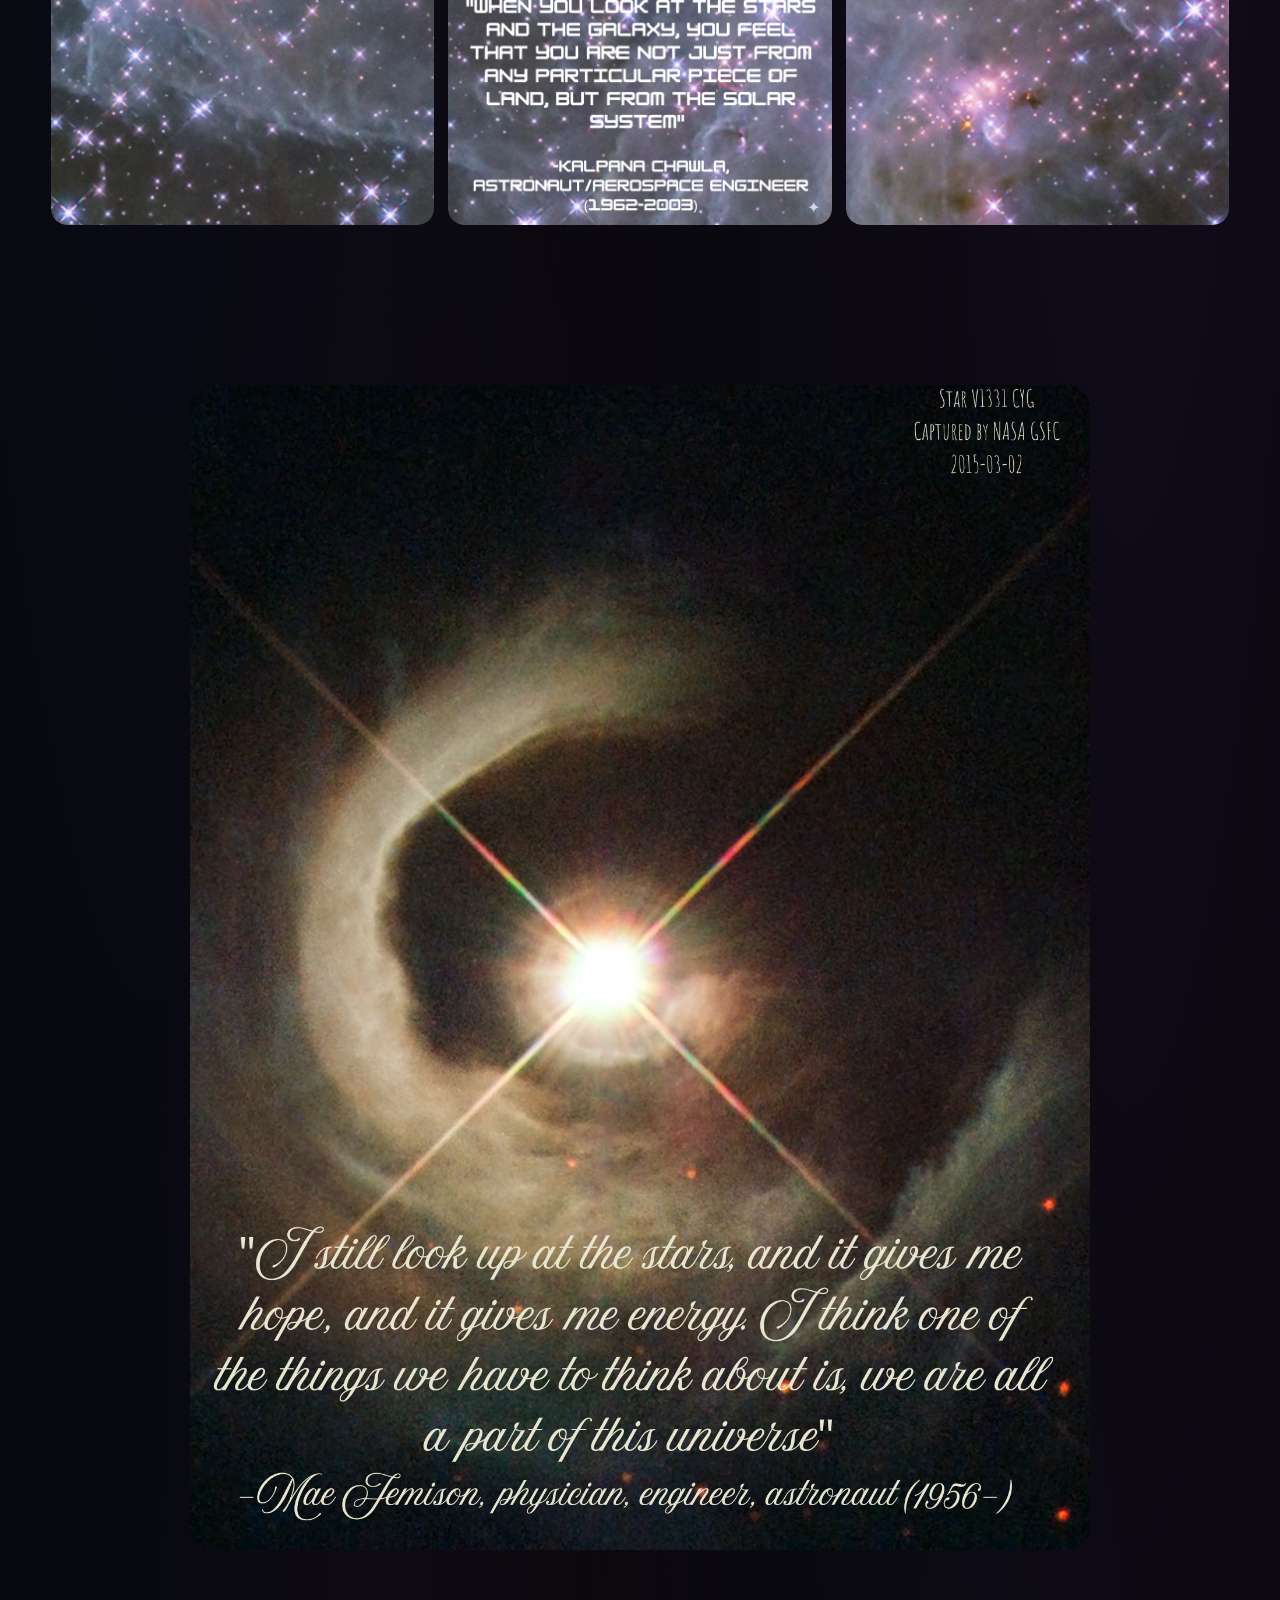
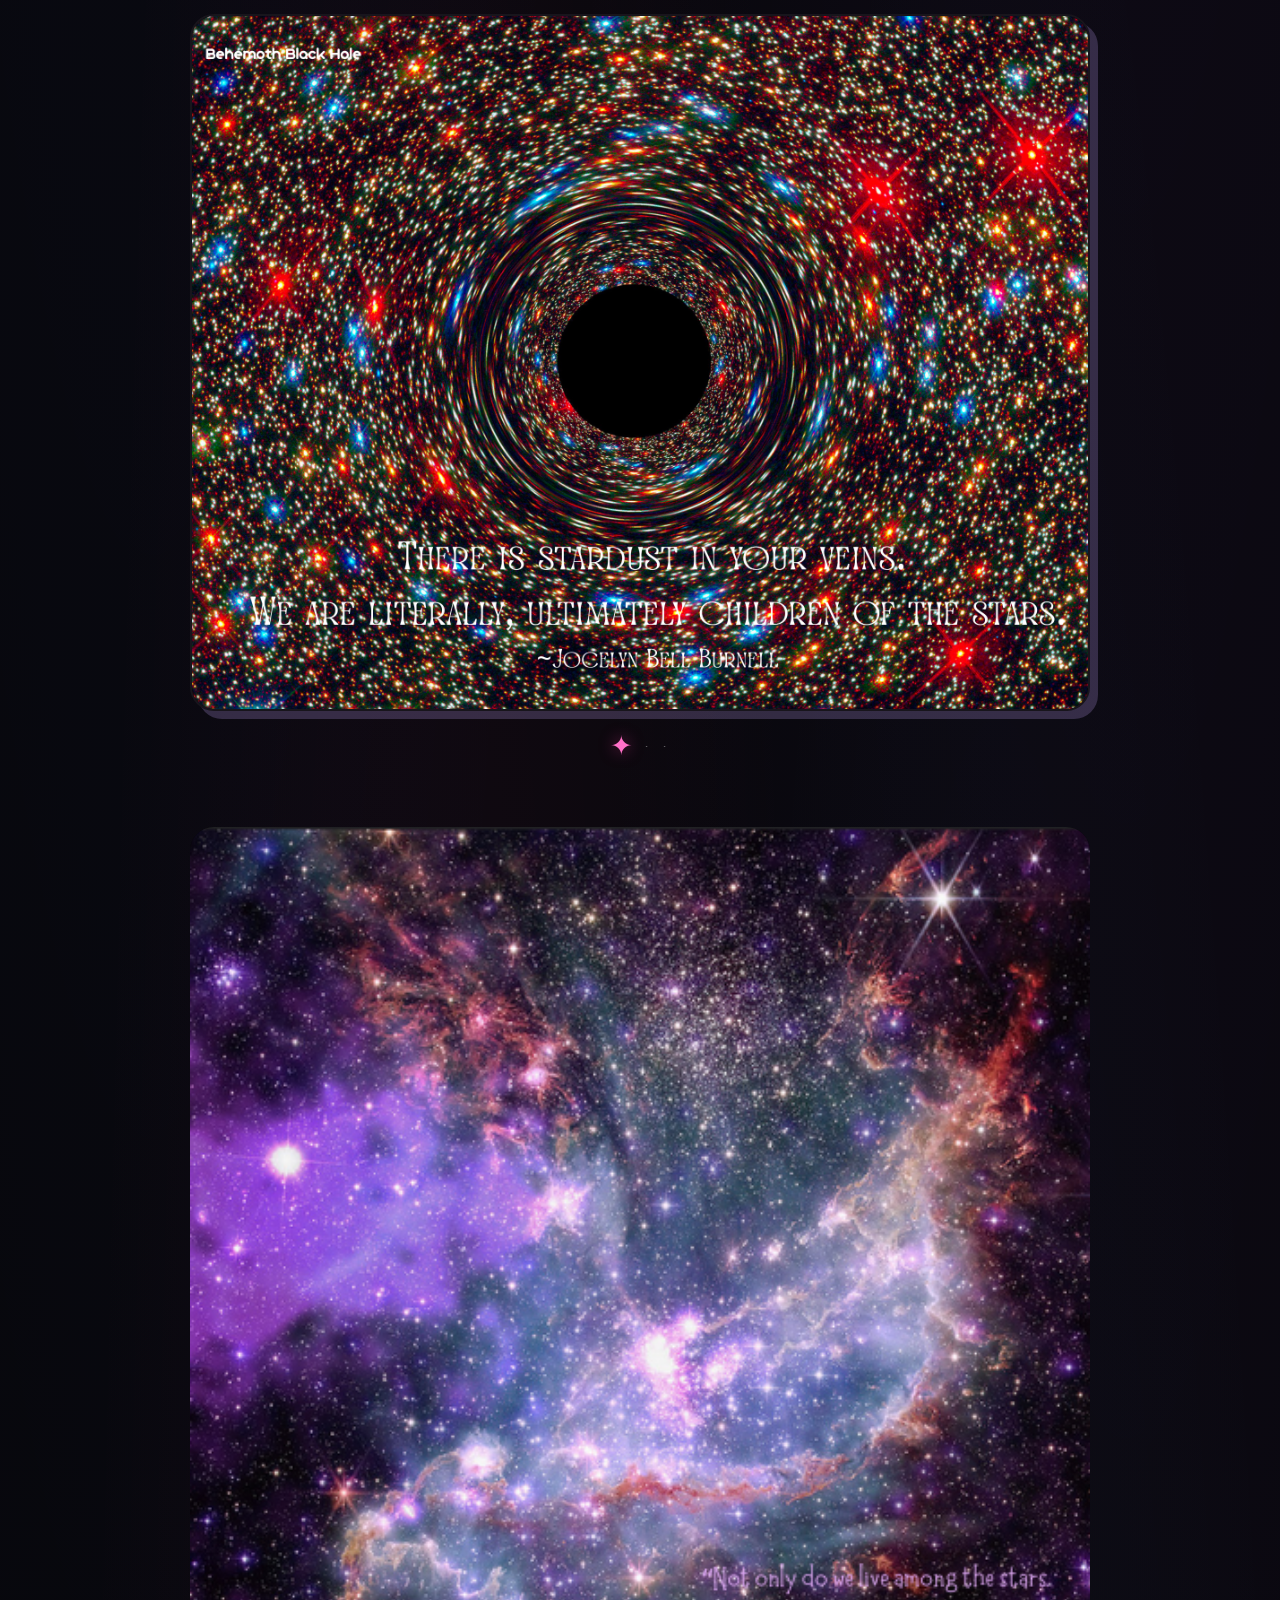
<file: play/stars/index.html>
<!DOCTYPE html>
<html lang="en">

<head>
  <meta charset="UTF-8">
  <meta name="viewport" content="width=device-width, initial-scale=1.0">

  <title>Stars | Josie Makes</title>

  <meta
    name="description"
    content="STARS — an art project by Josie Mikita exploring optimism, possibility, curiosity, and the unseen through astronomical imagery and words."
  >

  <link rel="preconnect" href="https://fonts.googleapis.com">
  <link rel="preconnect" href="https://fonts.gstatic.com" crossorigin>

<link
  href="https://fonts.googleapis.com/css2?family=Atkinson+Hyperlegible:wght@400;700&family=Cormorant+Garamond:ital,wght@0,400;0,500;0,600;0,700;1,400&family=Megrim&family=Space+Grotesk:wght@400;600;700&display=swap"
  rel="stylesheet"
>

  <link rel="stylesheet" href="/css/style.css">
</head>


<body class="stars-page">

  <header>
    <nav aria-label="Main navigation">

      <a class="logo" href="/">JOSIE MAKES</a>

      <div class="nav-links">
        <a href="/work/">WORK</a>
        <a class="active" href="/play/">PLAY</a>
        <a href="/#about">ABOUT</a>
        <a class="mystery" href="/#mystery">???</a>
      </div>

    </nav>
  </header>


  <main class="stars-main">

<section class="stars-intro">

  <a class="back-link" href="/play/">← PLAY</a>

  <p class="eyebrow">ART + WORDS + THE UNIVERSE</p>

  <!-- ASCII glitter title -->
  <div class="stars-title-art">

  <pre class="ascii-stars ascii-top" aria-hidden="true">
        .    ✦    :
  *       \  |  /      ✧
     ·  -- ✦ --  *
  </pre>

  <h1 class="celestial-title">
    STARS<span class="star-title">✦</span>
  </h1>

<pre class="ascii-stars ascii-bottom" aria-hidden="true">
     *       == ✧ ==          :
           /|\
   ·                    ✦
              |      *
        .            !
                         ·
             ✧
  *                             
                  
                        
                           :
             *

                      .
         ✧
                        
  
          *
                ·



               ✧
  
</pre>

</div>
  <div class="stars-story">

    <p>
      When I started looking at telescopic images of space, I was mesmerized
      by the
      <span class="cosmic-shimmer">glittery, impossible beauty of it</span>—the
      starscapes, galaxies, dreamy colors, and light swirling together across
      distances I can't begin to comprehend.
    </p>

    <p>
      And we're here, somehow.
      <strong>Tiny pieces of stardust</strong>
      inside this enormous cosmic masterpiece.
    </p>

    <p>
      The more our technology advances, the more of the universe we're able
      to see. Things that were always there—beautiful, enormous,
      extraordinary—just beyond the limits of our perception.
    </p>

    <!-- Something was here all along. -->
    <button class="unseen-question" type="button">
      <span class="unseen-visible">
        What else is there that we cannot see?
      </span>

      <span class="unseen-reveal" aria-hidden="true">
        ✦ you looked.
      </span>
    </button>

    <p>
      STARS grew out of wanting to bring together my love of astronomy,
      the ethereal beauty and seeming limitlessness of space, and words
      that make me stop and think about our place in all of it.
    </p>

<div class="three-p">

  <div class="possibility-word" aria-label="Possibility">
    <span>P</span><span>O</span><span>S</span><span>S</span><span>I</span>
    <span>B</span><span>I</span><span>L</span><span>I</span><span>T</span>
    <span>Y</span><span>.</span>
  </div>

  <button class="perspective-word" type="button">
    PERSPECTIVE.
  </button>

  <button class="purpose-word" type="button">
    <span class="purpose-text">PURPOSE.</span>
  </button>

</div>

    <p>
      It's about noticing. It's about experiencing. Connecting to each other, to the world, to the universe. It's about what we choose to do with our tiny
      piece of the universe.
    </p>

    <p>
      Each photo pairs a real, beautiful NASA space telescope image with
      a quote about the stars from someone whose words made me see
      something differently.
    </p>
        <p>
      On the back, I added some additional information about the quote or the image, just for a little extra background info.
    </p>

    <p>
      I hope they make you smile, make you think, and inspire a little
      more curiosity.
    </p>

    <p class="stardust-statement">
      We are all connected.
      <span>We are all stardust.</span>
    </p>

    <p class="stars-someday">
      Someday, maybe a coffee-table book.
      For now, a little corner of the internet. ✦
    </p>

  </div>

  <p class="flip-instruction">
    TAP / CLICK A PIECE TO SEE WHAT'S ON THE OTHER SIDE ↻
  </p>

</section>
<section class="star-gallery" aria-label="Stars artwork">

  <!-- HORSEHEAD -->
  <button class="star-card" type="button"
          aria-label="Flip the Horsehead Nebula artwork"
          aria-pressed="false">
    <span class="star-card-inner">
      <span class="star-face star-front">
        <img src="/images/stars/HorseHead.png"
             alt="Horsehead Nebula artwork">
      </span>
      <span class="star-face star-back">
        <img src="/images/stars/HorseHead2.png"
             alt="Companion page for the Horsehead Nebula artwork">
      </span>
    </span>
  </button>


  <!-- BUBBLE -->
  <button class="star-card" type="button"
          aria-label="Flip the Bubble Nebula artwork"
          aria-pressed="false">
    <span class="star-card-inner">
      <span class="star-face star-front">
        <img src="/images/stars/bubble1.png"
             alt="Bubble Nebula artwork">
      </span>
      <span class="star-face star-back">
        <img src="/images/stars/bubble2.png"
             alt="Companion page for the Bubble Nebula artwork">
      </span>
    </span>
  </button>



  <!-- ANNE LAMOTT -->
  <button class="star-card" type="button"
          aria-label="Flip the Anne Lamott artwork"
          aria-pressed="false">
    <span class="star-card-inner">
      <span class="star-face star-front">
        <img src="/images/stars/AnneLammott1.png"
             alt="Anne Lamott stars artwork">
      </span>
      <span class="star-face star-back">
        <img src="/images/stars/AnneLammott2.png"
             alt="Companion page for the Anne Lamott artwork">
      </span>
    </span>
  </button>


  <!-- CALABASH -->
  <button class="star-card" type="button"
          aria-label="Flip the Calabash Nebula artwork"
          aria-pressed="false">
    <span class="star-card-inner">
      <span class="star-face star-front">
        <img src="/images/stars/Calabash.png"
             alt="Calabash Nebula artwork">
      </span>
      <span class="star-face star-back">
        <img src="/images/stars/Calabash2.png"
             alt="Companion page for the Calabash Nebula artwork">
      </span>
    </span>
  </button>


  <!-- COSMIC CLIFFS -->
  <button class="star-card" type="button"
          aria-label="Flip the Cosmic Cliffs artwork"
          aria-pressed="false">
    <span class="star-card-inner">
      <span class="star-face star-front">
        <img src="/images/stars/cosmiccliffs1.png"
             alt="Cosmic Cliffs artwork">
      </span>
      <span class="star-face star-back">
        <img src="/images/stars/cosmiccliffs2.png"
             alt="Companion page for the Cosmic Cliffs artwork">
      </span>
    </span>
  </button>


  <!-- DALAI LAMA -->
  <button class="star-card" type="button"
          aria-label="Flip the Dalai Lama artwork"
          aria-pressed="false">
    <span class="star-card-inner">
      <span class="star-face star-front">
        <img src="/images/stars/DalaiLama.png"
             alt="Dalai Lama stars artwork">
      </span>
      <span class="star-face star-back">
        <img src="/images/stars/DalaiLama2.png"
             alt="Companion page for the Dalai Lama artwork">
      </span>
    </span>
  </button>


  <!-- DUMBBELL -->
  <button class="star-card" type="button"
          aria-label="Flip the Dumbbell Nebula artwork"
          aria-pressed="false">
    <span class="star-card-inner">
      <span class="star-face star-front">
        <img src="/images/stars/Dumbbell.png"
             alt="Dumbbell Nebula artwork">
      </span>
      <span class="star-face star-back">
        <img src="/images/stars/Dumbbell2.png"
             alt="Companion page for the Dumbbell Nebula artwork">
      </span>
    </span>
  </button>


  <!-- GILBERT -->
  <button class="star-card" type="button"
          aria-label="Flip the Gilbert artwork"
          aria-pressed="false">
    <span class="star-card-inner">
      <span class="star-face star-front">
        <img src="/images/stars/Gilbert.png"
             alt="Gilbert stars artwork">
      </span>
      <span class="star-face star-back">
        <img src="/images/stars/Gilbert2.png"
             alt="Companion page for the Gilbert artwork">
      </span>
    </span>
  </button>


  <!-- GREEN PORTALS -->
  <button class="star-card" type="button"
          aria-label="Flip the Green Portals artwork"
          aria-pressed="false">
    <span class="star-card-inner">
      <span class="star-face star-front">
        <img src="/images/stars/Greenportals.png"
             alt="Green Portals artwork">
      </span>
      <span class="star-face star-back">
        <img src="/images/stars/Greenportals2.png"
             alt="Companion page for the Green Portals artwork">
      </span>
    </span>
  </button>


<!-- KALPANA CHAWLA — TRIPTYCH + REVEAL -->
<div class="kalpana-piece">

    <div class="kalpana-triptych">

        <div class="kalpana-panel">
            <img src="/images/stars/KalpanaLeft.png"
                 alt="Left panel of the Kalpana Chawla artwork">
        </div>

        <button class="kalpana-panel kalpana-center"
                type="button">
            <img src="/images/stars/KalpanaCenter.png"
                 alt="Center quote panel of the Kalpana Chawla artwork">

            <span class="kalpana-hint" aria-hidden="true">
                ✦
            </span>
        </button>

        <div class="kalpana-panel">
            <img src="/images/stars/KalpanaRight.png"
                 alt="Right panel of the Kalpana Chawla artwork">
        </div>

    </div>

  

    </div>

</div>


  <!-- MAE JEMISON -->
  <button class="star-card" type="button"
          aria-label="Flip the Mae Jemison artwork"
          aria-pressed="false">
    <span class="star-card-inner">
      <span class="star-face star-front">
        <img src="/images/stars/MaeJemison.png"
             alt="Mae Jemison stars artwork">
      </span>
      <span class="star-face star-back">
        <img src="/images/stars/MaeJemison2.png"
             alt="Companion page for the Mae Jemison artwork">
      </span>
    </span>
  </button>


<!-- JOCELYN BELL BURNELL — THREE PAGE PIECE -->
<div class="star-multipage jocelyn-card">

  <button class="multipage-art"
          type="button"
          aria-label="Turn the page of the Jocelyn Bell Burnell artwork">

    <!-- PAGE 1: ART -->
    <span class="multipage-page is-active">
      <img
        src="/images/stars/JocelynBlackHole.png"
        alt="Jocelyn Bell Burnell black hole artwork">
    </span>

    <!-- PAGE 2: BLACK HOLE -->
    <span class="multipage-page">
      <img
        src="/images/stars/JocelynBlackHole2.png"
        alt="Information about the behemoth black hole">
    </span>

    <!-- PAGE 3: JOCELYN -->
    <span class="multipage-page">
      <img
        src="/images/stars/JocelynBlackHole3.png"
        alt="Information about astronomer Jocelyn Bell Burnell">
    </span>

  </button>

  <div class="multipage-dots" aria-hidden="true">
    <span class="is-active">✦</span>
    <span>·</span>
    <span>·</span>
  </div>

</div>


  <!-- NGC 346 -->
  <button class="star-card" type="button"
          aria-label="Flip the NGC 346 artwork"
          aria-pressed="false">
    <span class="star-card-inner">
      <span class="star-face star-front">
        <img src="/images/stars/NGC346%201.png"
             alt="NGC 346 artwork">
      </span>
      <span class="star-face star-back">
        <img src="/images/stars/NGC%20346%202.png"
             alt="Companion page for the NGC 346 artwork">
      </span>
    </span>
  </button>


  <!-- NORTH AMERICA NEBULA -->
  <button class="star-card" type="button"
          aria-label="Flip the North America Nebula artwork"
          aria-pressed="false">
    <span class="star-card-inner">
      <span class="star-face star-front">
        <img src="/images/stars/NorthAmerica1.png"
             alt="North America Nebula artwork">
      </span>
      <span class="star-face star-back">
        <img src="/images/stars/NorthAmerica2.png"
             alt="Companion page for the North America Nebula artwork">
      </span>
    </span>
  </button>


  <!-- ORION NEBULA -->
  <button class="star-card" type="button"
          aria-label="Flip the Orion Nebula artwork"
          aria-pressed="false">
    <span class="star-card-inner">
      <span class="star-face star-front">
        <img src="/images/stars/OrionNebula.png"
             alt="Orion Nebula artwork">
      </span>
      <span class="star-face star-back">
        <img src="/images/stars/OrionNebula2.png"
             alt="Companion page for the Orion Nebula artwork">
      </span>
    </span>
  </button>


  <!-- OSCAR WILDE -->
  <button class="star-card" type="button"
          aria-label="Flip the Oscar Wilde artwork"
          aria-pressed="false">
    <span class="star-card-inner">
      <span class="star-face star-front">
        <img src="/images/stars/OscarWilde.png"
             alt="Oscar Wilde stars artwork">
      </span>
      <span class="star-face star-back">
        <img src="/images/stars/OscarWilde2.png"
             alt="Companion page for the Oscar Wilde artwork">
      </span>
    </span>
  </button>


  <!-- PINK SCATMAN -->
  <button class="star-card" type="button"
          aria-label="Flip the Pink Scatman artwork"
          aria-pressed="false">
    <span class="star-card-inner">
      <span class="star-face star-front">
        <img src="/images/stars/PinkScatman1.png"
             alt="Pink Scatman stars artwork">
      </span>
      <span class="star-face star-back">
        <img src="/images/stars/PinkScatman2.png"
             alt="Companion page for the Pink Scatman artwork">
      </span>
    </span>
  </button>


  <!-- CARL SAGAN -->
  <button class="star-card" type="button"
          aria-label="Flip the Carl Sagan artwork"
          aria-pressed="false">
    <span class="star-card-inner">
      <span class="star-face star-front">
        <img src="/images/stars/Sagan.png"
             alt="Carl Sagan stars artwork">
      </span>
      <span class="star-face star-back">
        <img src="/images/stars/Sagan2.png"
             alt="Companion page for the Carl Sagan artwork">
      </span>
    </span>
  </button>


  <!-- SCARS TO STARS -->
  <button class="star-card" type="button"
          aria-label="Flip the Scars to Stars artwork"
          aria-pressed="false">
    <span class="star-card-inner">
      <span class="star-face star-front">
        <img src="/images/stars/ScarstoStars1.png"
             alt="Scars to Stars artwork">
      </span>
      <span class="star-face star-back">
        <img src="/images/stars/ScarstoStars2.png"
             alt="Companion page for the Scars to Stars artwork">
      </span>
    </span>
  </button>


  <!-- TWO MEN -->
  <button class="star-card" type="button"
          aria-label="Flip the Two Men artwork"
          aria-pressed="false">
    <span class="star-card-inner">
      <span class="star-face star-front">
        <img src="/images/stars/TwoMen.png"
             alt="Two Men stars artwork">
      </span>
      <span class="star-face star-back">
        <img src="/images/stars/TwoMen2.png"
             alt="Companion page for the Two Men artwork">
      </span>
    </span>
  </button>


  <!-- E.E. CUMMINGS — THREE PAGE PIECE -->
  <div class="star-multipage cummings-card">

    <button class="multipage-art"
            type="button"
            aria-label="Turn the page of the e.e. cummings artwork">

      <span class="multipage-page is-active">
        <img src="/images/stars/eecummings.png"
             alt="e.e. cummings stars artwork">
      </span>

      <span class="multipage-page">
        <img src="/images/stars/eecummings2.png"
             alt="The complete e.e. cummings poem">
      </span>

      <span class="multipage-page">
        <img src="/images/stars/eecummings3.png"
             alt="Astronomical companion page for the e.e. cummings artwork">
      </span>

    </button>

    <div class="multipage-dots" aria-hidden="true">
      <span class="is-active">✦</span>
      <span>·</span>
      <span>·</span>
    </div>

  </div>


  <!-- PACMAN -->
  <button class="star-card" type="button"
          aria-label="Flip the Pacman Nebula artwork"
          aria-pressed="false">
    <span class="star-card-inner">
      <span class="star-face star-front">
        <img src="/images/stars/pacman1.png"
             alt="Pacman Nebula artwork">
      </span>
      <span class="star-face star-back">
        <img src="/images/stars/pacman2.png"
             alt="Companion page for the Pacman Nebula artwork">
      </span>
    </span>
  </button>


  <!-- PILLARS -->
  <button class="star-card" type="button"
          aria-label="Flip the Pillars artwork"
          aria-pressed="false">
    <span class="star-card-inner">
      <span class="star-face star-front">
        <img src="/images/stars/pillars1.png"
             alt="Pillars artwork">
      </span>
      <span class="star-face star-back">
        <img src="/images/stars/pillars2.png"
             alt="Companion page for the Pillars artwork">
      </span>
    </span>
  </button>


  <!-- ROSETTE -->
  <button class="star-card" type="button"
          aria-label="Flip the Rosette Nebula artwork"
          aria-pressed="false">
    <span class="star-card-inner">
      <span class="star-face star-front">
        <img src="/images/stars/rosette1.png"
             alt="Rosette Nebula artwork">
      </span>
      <span class="star-face star-back">
        <img src="/images/stars/rosette2.png"
             alt="Companion page for the Rosette Nebula artwork">
      </span>
    </span>
  </button>


  <!-- SCORPION -->
  <button class="star-card" type="button"
          aria-label="Flip the Scorpion artwork"
          aria-pressed="false">
    <span class="star-card-inner">
      <span class="star-face star-front">
        <img src="/images/stars/scorpion.png"
             alt="Scorpion artwork">
      </span>
      <span class="star-face star-back">
        <img src="/images/stars/scorpion2.png"
             alt="Companion page for the Scorpion artwork">
      </span>
    </span>
  </button>


  <!-- SNOW ANGEL -->
  <button class="star-card" type="button"
          aria-label="Flip the Snow Angel artwork"
          aria-pressed="false">
    <span class="star-card-inner">
      <span class="star-face star-front">
        <img src="/images/stars/snowangel1.png"
             alt="Snow Angel artwork">
      </span>
      <span class="star-face star-back">
        <img src="/images/stars/snowangel2.png"
             alt="Companion page for the Snow Angel artwork">
      </span>
    </span>
  </button>


  <!-- TRAPEZIUM -->
  <button class="star-card" type="button"
          aria-label="Flip the Trapezium artwork"
          aria-pressed="false">
    <span class="star-card-inner">
      <span class="star-face star-front">
        <img src="/images/stars/trapezium1.png"
             alt="Trapezium artwork">
      </span>
      <span class="star-face star-back">
        <img src="/images/stars/trapezium2.png"
             alt="Companion page for the Trapezium artwork">
      </span>
    </span>
  </button>

</section>



  </main>


  <p class="stars-footer-small">
    Apparently it has a footer.
  </p>

  <div class="stars-footer-links">
    <a href="/play/">← BACK TO PLAY</a>
    <a href="/">JOSIE MAKES</a>
  </div>

  <p class="stars-footer-credit">
    © 2026 Josie Mikita · Made of stardust
  </p>

</footer>


<script src="/js/main.js?v=2"></script>

</body>
</html>
</file>
<file: css/style.css>
/* =========================================================
   JOSIE MAKES — MASTER STYLESHEET
   =========================================================

   INTERNET CANDY IN A SUIT™

   TABLE OF CONTENTS
   01. Foundations + shared navigation
   02. Home
   03. Work
   04. Play
   05. Stars: deep space + story
   06. Stars: interactive words + glitter crimes
   07. Stars: gallery + special artwork
   08. Stars: end of the universe
   09. The gravestone

   Design law:
   Clean first. Weird on purpose. The deeper you go, the stranger it gets.
   ========================================================= */


/* =========================================================
   01 — FOUNDATIONS + HOME
   Professional enough to get hired. Suspicious enough to be Josie.
   ========================================================= */

:root {
      --ink: #18151c;

      /* cousins with white */
      --paper: #fff7fc;
      --paper-2: #f8f1ff;

      /* internet candy */
      --pink: #ff3ea5;
      --blue: #315cff;
      --lime: #c7f900;
      --ice: #9eeaff;
      --purple: #8b45ff;

      /* legacy alias: old orange accents now resolve to purple */
      --orange: var(--purple);

      --border: 2px solid var(--ink);
    }

    * {
      box-sizing: border-box;
    }

    html {
      scroll-behavior: smooth;
    }

    body {
      margin: 0;
      background:
        radial-gradient(circle at 90% 12%, #f2e6ff 0, transparent 24rem),
        radial-gradient(circle at 5% 75%, #ffe7f4 0, transparent 22rem),
        var(--paper);
      color: var(--ink);
      font-family: "Atkinson Hyperlegible", Arial, sans-serif;
      line-height: 1.5;
    }

    a {
      color: inherit;
    }

    a:focus-visible,
    button:focus-visible {
      outline: 4px solid var(--lime);
      outline-offset: 5px;
    }


    /* ---------------- NAV ---------------- */

    header {
      border-bottom: var(--border);
      background: rgba(255, 247, 252, .92);
    }

    nav {
      max-width: 1100px;
      min-height: 72px;
      margin: auto;
      padding: 0 24px;

      display: flex;
      align-items: center;
      justify-content: space-between;
      gap: 24px;
    }

    .logo {
      font-family: "Space Grotesk", sans-serif;
      font-size: 1.25rem;
      font-weight: 700;
      letter-spacing: -.04em;
      text-decoration: none;
    }

    .logo:hover {
      color: var(--pink);
    }

    .nav-links {
      display: flex;
      align-items: center;
      gap: 22px;
    }

    .nav-links a {
      font-family: "Space Grotesk", sans-serif;
      font-weight: 700;
      text-decoration: none;
      border-bottom: 3px solid transparent;
    }

    .nav-links a:hover {
      color: var(--blue);
      border-color: var(--pink);
    }

    .nav-links .mystery {
      transition: transform .15s ease, color .15s ease;
    }

    .nav-links .mystery:hover,
    .nav-links .mystery:active {
      color: var(--pink);
      border-color: var(--lime);
      transform: rotate(-7deg) scale(1.15);
    }


    /* ---------------- MAIN ---------------- */

    main {
      max-width: 1100px;
      margin: auto;
      padding: 0 24px;
    }


    /* ---------------- HERO ---------------- */

    .hero {
      min-height: 62vh;
      padding: 90px 0 75px;

      display: flex;
      flex-direction: column;
      justify-content: center;
      align-items: flex-start;
    }

    .eyebrow {
      margin: 0 0 12px;
      font-family: "Courier New", monospace;
      font-size: .9rem;
      font-weight: 700;
      letter-spacing: .08em;
      text-transform: uppercase;
    }

    h1 {
      margin: 0;
      font-family: "Space Grotesk", sans-serif;
      font-size: clamp(4rem, 13vw, 9rem);
      font-weight: 700;
      line-height: .82;
      letter-spacing: -.08em;
    }

    .verb-button {
      position: relative;
      display: inline-block;

      padding: 0;
      border: 0;
      background: transparent;
      color: inherit;

      font: inherit;
      line-height: inherit;
      letter-spacing: inherit;

      cursor: pointer;
    }

    .verb-button::after {
      content: "";
      position: absolute;
      left: 2%;
      right: -3%;
      bottom: -11px;
      height: 16px;
      background: var(--pink);
      z-index: -1;
      transform: rotate(-1deg);

      transition:
        background .15s ease,
        height .15s ease,
        transform .15s ease;
    }

    .verb-button:hover::after {
      height: 24px;
      background: var(--lime);
      transform: rotate(1deg);
    }

    #verb {
      display: inline-block;
      min-width: 4ch;
    }

    .verb-hint {
      margin: 25px 0 0;
      font-family: "Courier New", monospace;
      font-size: .78rem;
      opacity: .62;
    }

    .intro {
      max-width: 720px;
      margin: 32px 0 0;
      font-size: clamp(1.15rem, 3vw, 1.5rem);
    }

    .intro strong {
      text-decoration: underline;
      text-decoration-color: var(--lime);
      text-decoration-thickness: 5px;
      text-underline-offset: 4px;
    }


    /* ---------------- PORTALS ---------------- */

    .portals {
      padding: 10px 0 95px;

      display: grid;
      grid-template-columns: 1fr 1fr;
      gap: clamp(28px, 6vw, 80px);

      align-items: center;
      justify-items: center;
    }

    .portal {
      width: min(100%, 430px);
      aspect-ratio: 1;
      border: var(--border);
      border-radius: 50%;
      padding: clamp(35px, 5vw, 60px);

      display: flex;
      flex-direction: column;
      justify-content: center;
      align-items: center;

      text-align: center;
      text-decoration: none;

      transition:
        transform .18s ease,
        box-shadow .18s ease,
        background .18s ease,
        color .18s ease;
    }

    .portal:hover {
      transform: translate(-6px, -6px) scale(1.025);
      box-shadow: 10px 10px 0 var(--ink);
    }

    .work {
      background: var(--paper-2);
    }

    .work:hover {
      background: var(--blue);
      color: white;
    }

    .play {
      background: #fff0f8;
    }

    .play:hover {
      background: var(--pink);
    }

    .portal-label {
      font-family: "Courier New", monospace;
      font-size: .78rem;
      font-weight: 700;
      letter-spacing: .06em;
      text-transform: uppercase;
    }

    .portal h2 {
      margin: 14px 0 8px;
      font-family: "Space Grotesk", sans-serif;
      font-size: clamp(2.8rem, 7vw, 5.2rem);
      line-height: .9;
      letter-spacing: -.07em;
    }

    .portal p {
      max-width: 290px;
      margin: 8px 0 0;
      font-size: 1.05rem;
    }

    .arrow {
      margin-top: 18px;
      font-family: "Space Grotesk", sans-serif;
      font-size: 1.8rem;
      font-weight: 700;
    }


    /* ---------------- CURRENTLY ---------------- */

    .currently {
      position: relative;
      margin: 0 auto 90px;
      max-width: 720px;
      padding: 30px 36px;

      border: var(--border);
      border-radius: 999px;

      background: var(--paper);
      text-align: center;
    }

    .currently::before {
      content: "✦";
      position: absolute;
      top: -24px;
      right: 7%;

      width: 48px;
      height: 48px;
      border: var(--border);
      border-radius: 50%;

      display: grid;
      place-items: center;

      background: var(--lime);
      font-size: 1.25rem;
    }

    .currently span {
      font-family: "Courier New", monospace;
      font-size: .78rem;
      font-weight: 700;
      letter-spacing: .05em;
      text-transform: uppercase;
    }

    .currently p {
      margin: 5px 0 0;
      font-size: 1.15rem;
    }


    /* ---------------- FOOTER ---------------- */

    footer {
      padding: 28px 24px;
      border-top: var(--border);

      font-family: "Courier New", monospace;
      font-size: .85rem;

      background: var(--paper-2);
    }

    .footer-inner {
      max-width: 1100px;
      margin: auto;

      display: flex;
      justify-content: space-between;
      flex-wrap: wrap;
      gap: 20px;
    }

    footer a:hover {
      background: var(--lime);
    }


    /* ---------------- MOBILE ---------------- */

    @media (max-width: 650px) {

      nav {
        min-height: auto;
        padding-top: 17px;
        padding-bottom: 17px;
        align-items: flex-start;
      }

      .nav-links {
        gap: 11px;
        flex-wrap: wrap;
        justify-content: flex-end;
        font-size: .8rem;
      }

      .hero {
        min-height: auto;
        padding: 68px 0 60px;
      }

      h1 {
        font-size: clamp(4rem, 22vw, 7rem);
      }

      .verb-hint {
        margin-top: 22px;
      }

      .portals {
        grid-template-columns: 1fr;
        gap: 28px;
        padding-bottom: 75px;
      }

      .portal {
        width: min(88vw, 390px);
      }

      .currently {
        border-radius: 32px;
        padding: 28px 25px;
      }
    }


    /* Touchscreens don't have meaningful hover */
    @media (hover: none) {
      .portal:active {
        transform: scale(.98);
      }
    }


    /* Accessibility */
    @media (prefers-reduced-motion: reduce) {
      html {
        scroll-behavior: auto;
      }

      *,
      *::before,
      *::after {
        transition-duration: .01ms !important;
      }
    }


/* =========================================================
   02 — WORK: LEGACY PROJECT CARDS
   Still useful. Unlike several former overrides.
   ========================================================= */

/* PROJECTS */

.project-list {
  display: grid;
  gap: 28px;
  padding-bottom: 80px;
}

.project-card {
  --project-color: var(--pink);

  position: relative;
  overflow: hidden;

  display: grid;
  grid-template-columns: 1.1fr .9fr;
  gap: 40px;

  padding: clamp(28px, 5vw, 52px);

  border: var(--border);
  border-radius: 30px;

  background: var(--paper);

  transition:
    transform .18s ease,
    box-shadow .18s ease;
}


/* little color stripe */

.project-card::before {
  content: "";
  position: absolute;
  top: 0;
  bottom: 0;
  left: 0;

  width: 10px;
  background: var(--project-color);

  transition: width .18s ease;
}

.project-card:hover {
  transform: translate(-5px, -5px);
  box-shadow: 9px 9px 0 var(--ink);
}

.project-card:hover::before {
  width: 18px;
}


.project-blue {
  --project-color: var(--blue);
}

.project-orange {
  --project-color: var(--orange);
}

.project-pink {
  --project-color: var(--pink);
}


/* LEFT SIDE */

.project-number {
  margin: 0 0 12px;

  font-family: "Courier New", monospace;
  font-size: .78rem;
  font-weight: 700;
  letter-spacing: .06em;
}

.project-heading h2 {
  margin: 0;

  font-family: "Space Grotesk", sans-serif;
  font-size: clamp(2.1rem, 5vw, 3.6rem);
  line-height: .95;
  letter-spacing: -.055em;
}

.project-question {
  max-width: 580px;
  margin: 22px 0 0;

  font-size: 1.18rem;
}


/* RIGHT SIDE */

.project-details {
  display: flex;
  flex-direction: column;
  justify-content: center;
  gap: 20px;
}

.project-details p {
  margin: 0;
}

.project-tags {
  display: flex;
  flex-wrap: wrap;
  gap: 8px;
}

.project-tags span {
  padding: 5px 11px;

  border: 1.5px solid var(--ink);
  border-radius: 999px;

  background: var(--paper-2);

  font-family: "Courier New", monospace;
  font-size: .75rem;
  font-weight: 700;
}


/* BUTTONS */

.project-button {
  align-self: flex-start;

  display: inline-block;
  padding: 9px 15px;

  border: var(--border);
  border-radius: 999px;

  background: var(--paper);
  color: var(--ink);

  font-family: "Space Grotesk", sans-serif;
  font-weight: 700;
  text-decoration: none;

  transition:
    transform .15s ease,
    background .15s ease;
}

a.project-button:hover {
  background: var(--project-color);
  transform: rotate(-1deg);
}

.project-blue a.project-button:hover {
  color: white;
}

.project-coming {
  opacity: .7;
}


/* IN PROGRESS */

.project-status {
  display: inline-block;

  margin-bottom: 15px;
  padding: 5px 11px;

  border: var(--border);
  border-radius: 999px;

  background: var(--lime);

  font-family: "Courier New", monospace;
  font-size: .72rem;
  font-weight: 700;
  letter-spacing: .06em;
}


/* GITHUB CALLOUT */

.github-callout {
  margin-bottom: 90px;
  padding: clamp(28px, 5vw, 45px);

  border: var(--border);
  border-radius: 30px;

  background: var(--ink);
  color: white;
}

.github-callout h2 {
  margin: 0 0 10px;

  font-family: "Space Grotesk", sans-serif;
  font-size: clamp(2rem, 5vw, 3rem);
  letter-spacing: -.04em;
}

.github-callout p:not(.eyebrow) {
  max-width: 650px;
  margin: 0 0 22px;
}

.github-callout a {
  display: inline-block;

  padding: 9px 14px;
  border-radius: 999px;

  background: var(--lime);
  color: var(--ink);

  font-weight: 700;
  text-decoration: none;

  transition:
    transform .15s ease,
    background .15s ease;
}

.github-callout a:hover {
  background: var(--pink);
  transform: rotate(-1deg);
}


/* WORK MOBILE */

@media (max-width: 700px) {

  .work-intro {
    padding: 60px 0 45px;
  }

  .project-card {
    grid-template-columns: 1fr;
    gap: 28px;

    border-radius: 24px;
  }

  .project-card::before {
    width: 7px;
  }

  .project-card:hover::before {
    width: 11px;
  }

  .project-heading h2 {
    font-size: clamp(2.2rem, 11vw, 3.5rem);
  }

  .github-callout {
    margin-bottom: 60px;
    border-radius: 24px;
  }
}


/* =========================================================
   03 — WORK: INTERNET CANDY IN A SUIT
   The résumé has a pulse.
   ========================================================= */

/* ========================================
   WORK PAGE
   Internet Candy in a Suit
   ======================================== */

.work-main {
    max-width: 1100px;
    margin: 0 auto;
    padding: 5rem 2rem 7rem;
}


/* ---------- INTRO ---------- */

.work-intro {
    max-width: 760px;
    margin-bottom: 5rem;
}

.work-title {
    font-size: clamp(5rem, 13vw, 10rem);
    line-height: 0.82;
    letter-spacing: -0.07em;
    margin: 0.2rem 0 2rem;
}

.work-lede {
    max-width: 680px;
    font-size: clamp(1.2rem, 2vw, 1.55rem);
    line-height: 1.55;
}


/* ---------- SKILL GRID ---------- */

.skill-world {
    display: grid;
    grid-template-columns: repeat(2, minmax(0, 1fr));
    gap: 1.5rem;
    margin-bottom: 6rem;
}

.skill-block {
    position: relative;
    min-height: 360px;
    padding: 2rem;
    border: var(--border);
    border-radius: 28px;
    background: #fffafd;
    box-shadow: 8px 8px 0 var(--ink);
    overflow: hidden;

    display: flex;
    flex-direction: column;

    transition:
        transform 180ms ease,
        box-shadow 180ms ease;
}

.skill-block:hover {
    transform: translate(-4px, -4px);
    box-shadow: 12px 12px 0 var(--ink);
}

.skill-number {
    margin: 0 0 2.5rem;
    font-family: monospace;
    font-size: 0.72rem;
    font-weight: 700;
    letter-spacing: 0.08em;
}

.skill-block h2 {
    max-width: 440px;
    margin: 0 0 1.25rem;
    font-size: clamp(2rem, 4vw, 3.4rem);
    line-height: 0.95;
    letter-spacing: -0.045em;
}

.skill-block > p:not(.skill-number) {
    max-width: 520px;
    margin-bottom: 2rem;
    font-size: 1rem;
    line-height: 1.55;
}


/* ---------- CANDY STRIPES ---------- */

.skill-block::before {
    content: "";
    position: absolute;
    top: 0;
    left: 0;
    width: 100%;
    height: 10px;
}

.skill-data::before {
    background: var(--blue);
}

.skill-systems::before {
    background: var(--pink);
}

.skill-people::before {
    background: var(--purple);
}

.skill-figure::before {
    background: var(--lime);
}


/* ---------- TAGS ---------- */

.skill-tags {
    display: flex;
    flex-wrap: wrap;
    gap: 0.55rem;
    margin-top: auto;
}

.skill-tags span {
    display: inline-block;
    padding: 0.45rem 0.7rem;
    border: 1.5px solid var(--ink);
    border-radius: 999px;
    background: var(--paper);
    font-family: monospace;
    font-size: 0.72rem;
    font-weight: 700;
    line-height: 1;
}


/* tiny controlled candy */

.skill-data .skill-tags span:nth-child(3n + 1) {
    background: #dce5ff;
}

.skill-systems .skill-tags span:nth-child(3n + 1) {
    background: #ffd6ec;
}

.skill-people .skill-tags span:nth-child(3n + 1) {
    background: #eadcff;
}

.skill-figure .skill-tags span:nth-child(3n + 1) {
    background: #efffb0;
}


/* ---------- RECEIPTS ---------- */

.receipts {
    position: relative;
    padding: clamp(2rem, 5vw, 4rem);
    border: var(--border);
    border-radius: 30px;
    background: var(--ink);
    color: white;
    box-shadow: 10px 10px 0 var(--blue);
    overflow: hidden;
}

.receipts::after {
    content: "✦";
    position: absolute;
    top: -0.2em;
    right: 0.15em;
    color: var(--pink);
    font-size: clamp(7rem, 18vw, 13rem);
    line-height: 1;
    transform: rotate(12deg);
    opacity: 0.95;
}

.receipts .eyebrow {
    position: relative;
    z-index: 1;
    color: var(--lime);
}

.receipts h2 {
    position: relative;
    z-index: 1;
    margin: 0.3rem 0 1rem;
    font-size: clamp(3.5rem, 8vw, 6rem);
    line-height: 0.9;
    letter-spacing: -0.055em;
}

.receipts > p {
    position: relative;
    z-index: 1;
}

.receipt-links {
    position: relative;
    z-index: 1;

    display: flex;
    flex-wrap: wrap;
    gap: 0.8rem;

    margin-top: 2rem;
}

.receipt-links a {
    display: inline-block;
    padding: 0.8rem 1rem;

    border: 2px solid white;
    border-radius: 999px;

    color: white;
    text-decoration: none;
    font-weight: 700;

    transition:
        background 160ms ease,
        color 160ms ease,
        transform 160ms ease;
}

.receipt-links a:hover,
.receipt-links a:focus-visible {
    background: var(--lime);
    color: var(--ink);
    border-color: var(--lime);
    transform: translateY(-3px);
}


/* ---------- MOBILE ---------- */

@media (max-width: 760px) {

    .work-main {
        padding: 3.5rem 1.25rem 5rem;
    }

    .work-intro {
        margin-bottom: 3.5rem;
    }

    .skill-world {
        grid-template-columns: 1fr;
        gap: 1.25rem;
        margin-bottom: 4rem;
    }

    .skill-block {
        min-height: auto;
        padding: 1.6rem;
        border-radius: 22px;
    }

    .skill-block h2 {
        font-size: 2.5rem;
    }

    .skill-number {
        margin-bottom: 2rem;
    }

    .skill-tags {
        margin-top: 1rem;
    }

    .receipts {
        border-radius: 22px;
    }

    .receipts::after {
        opacity: 0.35;
    }
}


/* don't make motion mandatory */

@media (prefers-reduced-motion: reduce) {

    .skill-block,
    .receipt-links a {
        transition: none;
    }

    .skill-block:hover {
        transform: none;
    }
}

/* ========================================
   WORK HISTORY + CREDENTIALS
   ======================================== */

.work-history {
    margin: 0 0 6rem;
}


/* ---------- EXPERIENCE HEADING ---------- */

.history-heading {
    margin-bottom: 2.5rem;
}

.history-heading h2,
.credentials-heading h2 {
    margin: 0.25rem 0 0;
    font-size: clamp(3.5rem, 7vw, 6rem);
    line-height: 0.9;
    letter-spacing: -0.055em;
}


/* ---------- EXPERIENCE LIST ---------- */

.history-list {
    border-top: var(--border);
}

.history-item {
    display: grid;
    grid-template-columns: 220px 1fr;
    gap: 2rem;

    padding: 2rem 0;
    border-bottom: var(--border);
}

.history-label span {
    display: inline-block;

    padding: 0.45rem 0.7rem;

    border: 1.5px solid var(--ink);
    border-radius: 999px;

    background: #dce5ff;

    font-family: monospace;
    font-size: 0.7rem;
    font-weight: 700;
    line-height: 1;
}

.history-item:nth-child(2) .history-label span {
    background: #ffd6ec;
}

.history-item:nth-child(3) .history-label span {
    background: #eadcff;
}

.history-item:nth-child(4) .history-label span {
    background: #efffb0;
}

.history-copy h3 {
    margin: 0 0 0.65rem;

    font-size: clamp(1.35rem, 2.5vw, 2rem);
    line-height: 1.05;
    letter-spacing: -0.025em;
}

.history-copy p {
    max-width: 680px;
    margin: 0;

    font-size: 0.95rem;
    line-height: 1.55;
}


/* ---------- CREDENTIALS ---------- */

.credentials {
    margin-top: 6rem;
}

.credentials-heading {
    margin-bottom: 2.5rem;
}

.credential-grid {
    display: grid;
    grid-template-columns: repeat(6, 1fr);
    gap: 1rem;
}

.credential {
    grid-column: span 2;

    padding: 1.5rem;

    border: var(--border);
    border-radius: 20px;

    background: #fffafd;
}

.credential:nth-child(1),
.credential:nth-child(2) {
    grid-column: span 3;
}

.credential span {
    display: block;
    margin-bottom: 1rem;

    font-family: monospace;
    font-size: 0.65rem;
    font-weight: 700;
    letter-spacing: 0.08em;
}

.credential strong {
    display: block;

    font-size: 1.15rem;
    line-height: 1.2;
}

.credential p {
    margin: 0.65rem 0 0;

    font-size: 0.85rem;
    line-height: 1.4;
}


/* candy, but employed */

.credential:nth-child(1) {
    box-shadow: 5px 5px 0 var(--blue);
}

.credential:nth-child(2) {
    box-shadow: 5px 5px 0 var(--pink);
}

.credential:nth-child(3) {
    box-shadow: 5px 5px 0 var(--purple);
}

.credential:nth-child(4) {
    box-shadow: 5px 5px 0 var(--lime);
}

.credential:nth-child(5) {
    box-shadow: 5px 5px 0 #9eeaff;
}


/* ---------- MOBILE ---------- */

@media (max-width: 760px) {

    .work-history {
        margin-bottom: 4rem;
    }

    .history-item {
        grid-template-columns: 1fr;
        gap: 1rem;
        padding: 1.6rem 0;
    }

    .credentials {
        margin-top: 4rem;
    }

    .credential-grid {
        grid-template-columns: 1fr;
    }

    .credential,
    .credential:nth-child(1),
    .credential:nth-child(2) {
        grid-column: auto;
    }


/* =========================================================
   04 — PLAY
   Adult supervision has left the building.
   ========================================================= */

/* ========================================
   PLAY LANDING PAGE
   ======================================== */

.play-main {
    width: min(1100px, calc(100% - 40px));
    margin: 0 auto;
    padding: 70px 0 100px;
}


/* INTRO */

.play-intro {
    position: relative;
    margin-bottom: 65px;
}

.play-title {
    margin: 5px 0 10px;
    font-family: "Space Grotesk", sans-serif;
    font-size: clamp(5rem, 13vw, 10rem);
    line-height: 0.85;
    letter-spacing: -0.08em;
}

.play-star {
    display: inline-block;
    margin-left: 0.08em;
    color: var(--pink);
    transform: rotate(8deg);
}

.play-lede {
    max-width: 700px;
    margin-top: 28px;
    font-size: clamp(1.35rem, 2.5vw, 2rem);
    font-weight: 700;
    line-height: 1.2;
}

.play-sublede {
    max-width: 650px;
    font-size: 1.1rem;
    line-height: 1.6;
}


/* STARS PORTAL */

.play-feature {
    position: relative;
    display: block;
    overflow: hidden;

    padding: clamp(35px, 6vw, 75px);

    color: var(--ink);
    text-decoration: none;

    background:
        radial-gradient(
            circle at 85% 20%,
            rgba(199, 249, 0, 0.75) 0 5%,
            transparent 5.5%
        ),
        radial-gradient(
            circle at 70% 70%,
            rgba(255, 62, 165, 0.38) 0 15%,
            transparent 15.5%
        ),
        radial-gradient(
            circle at 15% 20%,
            rgba(49, 92, 255, 0.32) 0 18%,
            transparent 18.5%
        ),
        var(--paper-2);

    border: var(--border);
    border-radius: 45px;

    box-shadow: 12px 12px 0 var(--ink);

    transition:
        transform 180ms ease,
        box-shadow 180ms ease;
}

.play-feature:hover,
.play-feature:focus-visible {
    transform: translate(-6px, -6px);
    box-shadow: 18px 18px 0 var(--ink);
}


/* DECORATIVE CHAOS */

.play-feature-decoration {
    position: absolute;
    top: 20px;
    right: 30px;

    font-size: clamp(1.4rem, 4vw, 3rem);
    letter-spacing: 0.15em;

    color: var(--purple);

    transform: rotate(5deg);

    pointer-events: none;
}


/* CONTENT */

.play-feature-label {
    margin: 0 0 25px;

    font-family: monospace;
    font-size: 0.8rem;
    font-weight: 700;
    letter-spacing: 0.12em;
    text-transform: uppercase;
}

.play-feature h2 {
    margin: 0;

    font-family: "Space Grotesk", sans-serif;
    font-size: clamp(4rem, 11vw, 8rem);
    line-height: 0.85;
    letter-spacing: -0.07em;

    color: var(--blue);
}

.play-feature-description {
    max-width: 600px;
    margin: 35px 0 30px;

    font-size: clamp(1.15rem, 2vw, 1.45rem);
    line-height: 1.45;
}


/* TAG CANDY */

.play-feature-tags {
    display: flex;
    flex-wrap: wrap;
    gap: 10px;

    margin-bottom: 40px;
}

.play-feature-tags span {
    padding: 7px 12px;

    border: 2px solid var(--ink);
    border-radius: 999px;

    background: var(--paper);

    font-family: monospace;
    font-size: 0.75rem;
    font-weight: 700;
}

.play-feature-tags span:nth-child(1) {
    background: var(--pink);
}

.play-feature-tags span:nth-child(2) {
    background: var(--blue);
    color: white;
}

.play-feature-tags span:nth-child(3) {
    background: var(--lime);
}

.play-feature-tags span:nth-child(4) {
    background: var(--orange);
}


/* ENTER */

.play-enter {
    display: inline-block;

    padding: 13px 18px;

    border: 2px solid var(--ink);
    border-radius: 12px;

    background: var(--ink);
    color: white;

    font-family: monospace;
    font-weight: 700;

    transition:
        transform 150ms ease,
        background 150ms ease,
        color 150ms ease;
}

.play-feature:hover .play-enter {
    transform: rotate(-2deg) scale(1.04);
    background: var(--lime);
    color: var(--ink);
}


/* MORE NONSENSE */

.play-coming-soon {
    display: flex;
    justify-content: center;
    align-items: center;
    gap: 18px;

    margin-top: 75px;

    font-family: monospace;
    text-align: center;
}

.play-coming-soon span {
    color: var(--pink);
    font-size: 1.5rem;
}


/* MOBILE */

@media (max-width: 650px) {

    .play-main {
        width: min(100% - 28px, 1100px);
        padding-top: 45px;
    }

    .play-title {
        font-size: clamp(4.5rem, 25vw, 7rem);
    }

    .play-feature {
        padding: 35px 25px;
        border-radius: 28px;
        box-shadow: 7px 7px 0 var(--ink);
    }

    .play-feature:hover,
    .play-feature:focus-visible {
        transform: translate(-3px, -3px);
        box-shadow: 10px 10px 0 var(--ink);
    }

    .play-feature-decoration {
        top: 15px;
        right: 15px;
        opacity: 0.7;
    }

}

/* ========================================
   PLAY AFTER DARK
   ======================================== */

.play-page {
    background: #111016;
    color: #fff7fc;
}

.play-page header {
    background: #111016;
    border-color: #fff7fc;
}

.play-page nav a {
    color: #fff7fc;
}

.play-page .logo {
    color: #fff7fc;
}

.play-page .eyebrow {
    color: #d7ff45;
}

.play-page .play-title {
    color: #fff7fc;
}

.play-page .play-star {
    color: #ff3ea5;
}

.play-page .play-lede {
    color: #fff7fc;
}

.play-page .play-sublede {
    color: #ffb3e6;
}

.play-page footer {
    background: #111016;
    color: #fff7fc;
    border-color: #fff7fc;
}

.play-page footer a {
    color: #d7ff45;
}
/* ========================================
   PLAY: TASTEFUL VANDALISM
   ======================================== */

.play-page {
    position: relative;
    overflow-x: hidden;
}

.play-sky {
    position: absolute;
    inset: 0;
    pointer-events: none;
    overflow: hidden;
    z-index: 0;
}

.play-page main {
    position: relative;
    z-index: 1;
}

.sky-star {
    position: absolute;
    line-height: 1;
    user-select: none;
    opacity: 0.9;
}

/* RIGHT-SIDE CONSTELLATION */

.s1 {
    top: 11%;
    right: 9%;
    font-size: 5rem;
    color: #ff3ea5;
    transform: rotate(12deg);
}

.s2 {
    top: 19%;
    right: 21%;
    font-size: 2.3rem;
    color: #c7f900;
}

.s3 {
    top: 29%;
    right: 6%;
    font-size: 3.4rem;
    color: #8b45ff;
    transform: rotate(-15deg);
}

.s4 {
    top: 38%;
    right: 17%;
    font-size: 1.7rem;
    color: #45caff;
}

.s5 {
    top: 48%;
    right: 4%;
    font-size: 6rem;
    color: #315cff;
    opacity: 0.7;
}

.s6 {
    top: 57%;
    right: 23%;
    font-size: 3rem;
    color: #ff71c8;
}

/* A LITTLE CHAOS ON THE LEFT */

.s7 {
    top: 34%;
    left: 5%;
    font-size: 2.5rem;
    color: #9eeaff;
}

.s8 {
    top: 53%;
    left: 8%;
    font-size: 4rem;
    color: #ff3ea5;
    opacity: 0.7;
}

.s9 {
    top: 68%;
    right: 11%;
    font-size: 2rem;
    color: #c7f900;
}

.s10 {
    top: 75%;
    left: 4%;
    font-size: 2rem;
    color: #8b45ff;
}

.s11 {
    top: 82%;
    right: 27%;
    font-size: 3.5rem;
    color: #ff3ea5;
}

.s12 {
    top: 88%;
    right: 7%;
    font-size: 4rem;
    color: #45caff;
}


/* =========================================================
   05 — STARS: DEEP SPACE + STORY
   Here be telescopes, stardust, and feelings.
   ========================================================= */

}/* =========================================================
   STARS — DEEP SPACE BACKGROUND
   ========================================================= */

.stars-page {
    background:
        radial-gradient(
            ellipse at 12% 18%,
            rgba(69, 93, 255, 0.13) 0%,
            rgba(69, 93, 255, 0.05) 16%,
            transparent 38%
        ),
        radial-gradient(
            ellipse at 88% 32%,
            rgba(170, 76, 255, 0.12) 0%,
            rgba(170, 76, 255, 0.04) 18%,
            transparent 40%
        ),
        radial-gradient(
            ellipse at 35% 72%,
            rgba(255, 62, 165, 0.07) 0%,
            transparent 34%
        ),
        radial-gradient(
            ellipse at 78% 88%,
            rgba(85, 205, 255, 0.08) 0%,
            transparent 32%
        ),
        #07070b;

    color: #f8f5ff;
    min-height: 100vh;
    position: relative;
}

/* tiny distant stars */
/* scattered distant stars — deliberately irregular */
.stars-page::before {
    content: "";
    position: fixed;
    inset: 0;
    pointer-events: none;
    z-index: 0;

    background-image:
        radial-gradient(circle at 4% 8%,  #fff 0 1px, transparent 1.6px),
        radial-gradient(circle at 11% 29%, #9eeaff 0 1px, transparent 1.5px),
        radial-gradient(circle at 17% 13%, #fff 0 0.8px, transparent 1.4px),
        radial-gradient(circle at 23% 61%, #c9a7ff 0 1px, transparent 1.6px),
        radial-gradient(circle at 29% 22%, #fff 0 0.7px, transparent 1.3px),
        radial-gradient(circle at 35% 78%, #9eeaff 0 1px, transparent 1.5px),
        radial-gradient(circle at 42% 7%,  #fff 0 1px, transparent 1.5px),
        radial-gradient(circle at 48% 47%, #c9a7ff 0 0.8px, transparent 1.4px),
        radial-gradient(circle at 55% 18%, #fff 0 0.7px, transparent 1.3px),
        radial-gradient(circle at 61% 69%, #9eeaff 0 1px, transparent 1.6px),
        radial-gradient(circle at 68% 35%, #fff 0 0.8px, transparent 1.4px),
        radial-gradient(circle at 74% 86%, #c9a7ff 0 1px, transparent 1.6px),
        radial-gradient(circle at 81% 11%, #fff 0 0.7px, transparent 1.3px),
        radial-gradient(circle at 87% 54%, #9eeaff 0 1px, transparent 1.5px),
        radial-gradient(circle at 93% 24%, #fff 0 0.8px, transparent 1.4px),
        radial-gradient(circle at 97% 76%, #c9a7ff 0 1px, transparent 1.6px),

        radial-gradient(circle at 7% 72%,  #fff 0 0.7px, transparent 1.2px),
        radial-gradient(circle at 19% 91%, #fff 0 1px, transparent 1.5px),
        radial-gradient(circle at 32% 39%, #9eeaff 0 0.8px, transparent 1.4px),
        radial-gradient(circle at 46% 94%, #fff 0 0.7px, transparent 1.3px),
        radial-gradient(circle at 58% 52%, #fff 0 1px, transparent 1.5px),
        radial-gradient(circle at 71% 4%,  #c9a7ff 0 0.8px, transparent 1.4px),
        radial-gradient(circle at 84% 73%, #fff 0 0.7px, transparent 1.3px),
        radial-gradient(circle at 95% 93%, #9eeaff 0 1px, transparent 1.5px);

    opacity: .5;
}
/* keep the actual page above space */
.stars-page header,
.stars-page main,
.stars-page footer {
    position: relative;
    z-index: 1;
}

/* =========================================================
   STARS — FLOATING STICKY HEADER
   ========================================================= */

.stars-page header {
    position: sticky;
    top: 0;
    z-index: 100;
    
    background: rgba(7, 7, 11, 0.72);
    backdrop-filter: blur(12px);
    -webkit-backdrop-filter: blur(12px);

    border-bottom: 1px solid rgba(255, 255, 255, 0.10);
}

.stars-page header nav {
    padding-top: 0.75rem;
    padding-bottom: 0.75rem;
}

.stars-page header .logo,
.stars-page header .nav-links a {
    color: rgba(255, 255, 255, 0.82);
}

.stars-page header .logo:hover,
.stars-page header .nav-links a:hover {
    color: #ffffff;
}

.stars-page header .nav-links .active {
    color: #c9a7ff;
}

.stars-page header .mystery {
    color: #9eeaff;
}

/* =========================================================
   STARS — ARTIST STATEMENT + ASCII UNIVERSE
   ========================================================= */


/* ---------- INTRO LAYOUT ---------- */

.stars-page .stars-intro {
    max-width: 980px;
    margin: 0 auto;
    padding: 4rem 2rem 5rem;
}

.stars-page .stars-story {
    max-width: 760px;
    margin-top: 3rem;
}

.stars-page .stars-story p {
    font-size: clamp(1rem, 1.5vw, 1.15rem);
    line-height: 1.75;
    margin: 0 0 1.75rem;
    color: rgba(255, 255, 255, 0.82);
}


/* ---------- ASCII STARS TITLE ---------- */

.stars-title-art {
    margin: 1.25rem 0 2.5rem;
    overflow: visible;
}

.stars-title-art pre {
    display: inline-block;
    margin: 0;

    font-family: "Megrim", "Space Grotesk", sans-serif;
    font-size: clamp(1.25rem, 3.2vw, 2.75rem);
    font-weight: 400;
    line-height: 1.05;
    letter-spacing: 0.08em;

    color: #f9f6ff;
    background: transparent;

    overflow: visible;
    white-space: pre;

    text-shadow:
        0 0 12px rgba(201, 167, 255, 0.22),
        0 0 28px rgba(158, 234, 255, 0.10);
}


/* ---------- GLITTERY IMPOSSIBLE BEAUTY ---------- */

.cosmic-shimmer {
    position: relative;
    display: inline;
    font-weight: 700;

    background: linear-gradient(
        110deg,
        #ffffff 0%,
        #ffffff 30%,
        #9eeaff 42%,
        #c9a7ff 49%,
        #ff71c8 55%,
        #ffffff 68%,
        #ffffff 100%
    );

    background-size: 250% auto;
    background-position: 100% center;

    color: transparent;
    -webkit-background-clip: text;
    background-clip: text;

    transition:
        background-position 900ms ease,
        text-shadow 500ms ease;
}

.cosmic-shimmer:hover {
    background-position: 0% center;

    text-shadow:
        0 0 8px rgba(158, 234, 255, 0.35),
        0 0 14px rgba(201, 167, 255, 0.28),
        0 0 20px rgba(255, 113, 200, 0.20);
}


/* ---------- THE UNSEEN ---------- */

.unseen-question {
    position: relative;
    display: block;

    min-height: 3rem;
    margin: 2.75rem 0 3rem;
    padding: 0;

    border: 0;
    background: transparent;

    color: #ffffff;
    font: inherit;
    font-size: clamp(1.15rem, 2vw, 1.45rem);
    font-weight: 700;

    cursor: pointer;
    text-align: left;
}

.unseen-visible,
.unseen-reveal {
    transition:
        opacity 450ms ease,
        filter 600ms ease,
        letter-spacing 600ms ease;
}

.unseen-visible {
    opacity: 1;
}

.unseen-reveal {
    position: absolute;
    left: 0;
    top: 0;

    opacity: 0;
    color: #9eeaff;

    letter-spacing: 0.15em;
    text-shadow:
        0 0 10px rgba(158, 234, 255, 0.45),
        0 0 25px rgba(201, 167, 255, 0.25);
}

.unseen-question:hover .unseen-visible,
.unseen-question:focus-visible .unseen-visible {
    opacity: 0;
    filter: blur(7px);
    letter-spacing: 0.12em;
}

.unseen-question:hover .unseen-reveal,
.unseen-question:focus-visible .unseen-reveal {
    opacity: 1;
    letter-spacing: 0.25em;
}


/* ---------- POSSIBILITY / PERSPECTIVE / PURPOSE ---------- */

.three-p {
    margin: 3.5rem 0 !important;

    font-family: "Space Grotesk", sans-serif;
    font-weight: 700;
    line-height: 1.05 !important;
}

.three-p span {
    display: block;
    font-size: clamp(2rem, 5vw, 4.75rem);
}

.three-p span:nth-child(1) {
    color: #ff71c8;
}

.three-p span:nth-child(2) {
    color: #c9a7ff;
    margin-left: 8%;
}

.three-p span:nth-child(3) {
    color: #9eeaff;
    margin-left: 16%;
}


/* ---------- STARDUST ENDING ---------- */

.stardust-statement {
    margin: 4rem 0 !important;

    font-family: "Space Grotesk", sans-serif;
    font-size: clamp(1.8rem, 4vw, 3.5rem) !important;
    font-weight: 700;
    line-height: 1.1 !important;

    color: #ffffff !important;
}

.stardust-statement span {
    display: block;

    color: #c9a7ff;

    text-shadow:
        0 0 15px rgba(201, 167, 255, 0.18);
}


/* ---------- SOMEDAY ---------- */

.stars-page .stars-someday {
    margin-top: 3rem !important;

    font-family: "Space Grotesk", sans-serif;
    font-style: italic;
    font-size: 1rem !important;

    color: rgba(255, 255, 255, 0.58) !important;
}


/* ---------- FLIP INSTRUCTION ---------- */

.stars-page .flip-instruction {
    margin-top: 4rem;

    color: #d7ff45;

    font-family: monospace;
    font-size: 0.8rem;
    letter-spacing: 0.12em;
}


/* ---------- MOBILE ---------- */

@media (max-width: 700px) {

    .stars-page .stars-intro {
        padding: 3rem 1.25rem 4rem;
    }

    .stars-title-art pre {
        font-size: clamp(0.9rem, 4vw, 1.4rem);
    }

    .three-p span:nth-child(2),
    .three-p span:nth-child(3) {
        margin-left: 0;
    }

    .three-p span {
        margin-bottom: 0.3rem;
    }
}


/* ---------- DON'T MAKE PEOPLE SICK ---------- */

@media (prefers-reduced-motion: reduce) {

    .cosmic-shimmer,
    .unseen-visible,
    .unseen-reveal {
        transition: none;
    }
}
/* =========================================================
   STARS — CELESTIAL TYPOGRAPHY
   ========================================================= */
/* =========================================================
   STARS — LET THE WORDS FLOAT
   ========================================================= */

.stars-page .stars-story {
    max-width: 760px;
    margin-top: 6rem;
}

/* more space between individual thoughts */
.stars-page .stars-story > p {
    margin-bottom: 2.75rem;
}

/* first paragraph gets to introduce the whole thing */
.stars-page .stars-story > p:first-child {
    max-width: 680px;
}

/* "And we're here..." drifts inward a little */
.stars-page .stars-story > p:nth-child(2) {
    max-width: 620px;
    margin-left: 7%;
}

/* technology / unseen paragraph */
.stars-page .stars-story > p:nth-child(3) {
    max-width: 650px;
}


/* make the secret question feel isolated */
.stars-page .unseen-question {
    margin-top: 4.5rem;
    margin-bottom: 5rem;

    font-family: "Cormorant Garamond", Georgia, serif;
    font-size: clamp(1.4rem, 2.3vw, 1.8rem);
    font-weight: 600;
}


/* give the title constellation more breathing room */
.stars-page .stars-title-art {
    margin-top: 2rem;
    margin-bottom: 7rem;
}

/* ---------- DELICATE ASCII CONSTELLATION ---------- */

.stars-page .ascii-stars {
    margin: 0;
    padding: 0;

    font-family: "Courier New", monospace;
    font-size: clamp(0.75rem, 1.25vw, 1rem);
    font-weight: 400;
    line-height: 1.2;
    letter-spacing: 0.12em;

    color: rgba(248, 245, 255, 0.82);
    background: transparent;

    text-shadow:
        0 0 8px rgba(201, 167, 255, 0.35);

    white-space: pre;
    overflow: visible;
}

.stars-page .ascii-top {
    margin-bottom: 0.4rem;
}

.stars-page .ascii-bottom {
    margin-top: 0.4rem;
}


/* ---------- THE BIG CELESTIAL ONE ---------- */

.stars-page .celestial-title {
    margin: 0;

    font-family: "Megrim", sans-serif;
    font-size: clamp(6rem, 15vw, 11rem);
    font-weight: 400;
    line-height: 0.9;
    letter-spacing: 0.03em;

    color: #f8f5ff;

    text-shadow:
        0 0 8px rgba(255,255,255,0.18),
        0 0 24px rgba(201,167,255,0.14);
}

.stars-page .celestial-title .star-title {
    color: #ff3ea5;

    font-family: "Space Grotesk", sans-serif;
    font-size: 0.55em;

    vertical-align: 0.2em;

    cursor: pointer;

    text-shadow:
        0 0 12px rgba(255,62,165,0.40),
        0 0 30px rgba(255,62,165,0.18);
}

.stars-page .ascii-bottom {
    margin-top: 0.6rem;
    margin-left: 1.5rem;
    margin-bottom: 0;

    line-height: 1.75;

    -webkit-mask-image: linear-gradient(
        to bottom,
        black 0%,
        black 30%,
        rgba(0,0,0,.8) 55%,
        rgba(0,0,0,.35) 82%,
        transparent 100%
    );

    mask-image: linear-gradient(
        to bottom,
        black 0%,
        black 30%,
        rgba(0,0,0,.8) 55%,
        rgba(0,0,0,.35) 82%,
        transparent 100%
    );
}
/* ---------- THE STORY ---------- */

.stars-page .stars-story p {
    font-family: "Cormorant Garamond", Georgia, serif;

    font-size: clamp(1.25rem, 2vw, 1.55rem);
    font-weight: 500;
    line-height: 1.55;

    color: rgba(248, 245, 255, 0.88);

    max-width: 720px;
}


/* ---------- EMPHASIS INSIDE THE STORY ---------- */

.stars-page .stars-story strong {
    font-weight: 700;
    color: #ffffff;
}


/* shimmer keeps the celestial serif shape */

.stars-page .cosmic-shimmer {
    font-family: "Cormorant Garamond", Georgia, serif;
    font-weight: 700;
}


/* ---------- THREE P's ---------- */

.stars-page .three-p {
    font-family: "Cormorant Garamond", Georgia, serif;
    font-style: italic;
    font-weight: 600;
}


/* ---------- BIG STARDUST ENDING ---------- */

.stars-page .stardust-statement {
    font-family: "Cormorant Garamond", Georgia, serif;
    font-weight: 600;
}


/* ---------- FUNCTIONAL STUFF STAYS CLEAN ---------- */

.stars-page .eyebrow,
.stars-page .back-link,
.stars-page .flip-instruction {
    font-family: "Atkinson Hyperlegible", sans-serif;
}


/* ---------- MOBILE ---------- */

@media (max-width: 700px) {

    .stars-page .celestial-title {
        font-size: clamp(4.5rem, 22vw, 7rem);
    }

    .stars-page .ascii-stars {
        font-size: 0.7rem;
    }
}


/* =========================================================
   06 — STARS: THE THREE P’S
   Possibility. Perspective. Purpose. Also: CSS.
   ========================================================= */

/* =========================================================
   THREE P's — FIX THE CSS GHOSTS
   ========================================================= */

.stars-page .three-p {
    display: block;
    margin: 6rem 0 !important;

    font-family: "Megrim", sans-serif;
    font-style: normal;
}


/* -----------------------------------------
   POSSIBILITY
   ----------------------------------------- */

.stars-page .three-p .possibility-word {
    display: flex;
    flex-direction: row;
    flex-wrap: nowrap;
    align-items: baseline;

    margin: 0;

    font-family: "Megrim", sans-serif;
    font-size: clamp(3.5rem, 7vw, 6rem);
    line-height: 1;

    color: #ff71c8;
}

.stars-page .three-p .possibility-word span {
    display: inline-block;

    margin: 0;
    padding: 0;

    font-family: inherit;
    font-size: 1em;
    line-height: 1;

    color: inherit;

    transition:
        transform 250ms ease,
        color 250ms ease,
        text-shadow 250ms ease;
}


/* different possibilities for different letters */

.stars-page .possibility-word span:hover {
    color: #9eeaff;

    transform:
        translateY(-0.18em)
        rotate(8deg)
        scale(1.3);

    text-shadow:
        0 0 12px rgba(158, 234, 255, .55);
}

.stars-page .possibility-word span:nth-child(3n):hover {
    color: #c9a7ff;

    transform:
        translateY(.15em)
        rotate(-12deg)
        scale(.8);
}

.stars-page .possibility-word span:nth-child(4n):hover {
    color: #d7ff45;

    transform:
        translateY(-.25em)
        rotate(15deg)
        scale(1.5);
}


/* -----------------------------------------
   PERSPECTIVE
   ----------------------------------------- */

.stars-page .three-p .perspective-word {
    appearance: none;
    -webkit-appearance: none;

    display: block;

    width: auto;
    min-width: 0;

    margin: 5rem 0 5rem 18%;
    padding: 0;

    border: 0;
    border-radius: 0;
    box-shadow: none;

    background: transparent;

    font-family: "Megrim", sans-serif;
    font-size: clamp(3rem, 6vw, 5.5rem);
    font-weight: 400;
    line-height: 1;

    color: #c9a7ff;

    cursor: pointer;
}


/* -----------------------------------------
   PURPOSE
   ----------------------------------------- */

.stars-page .three-p .purpose-word {
    appearance: none;
    -webkit-appearance: none;

    display: block;

    width: auto;
    min-width: 0;

    margin: 5rem 0 0 7%;
    padding: 0;

    border: 0;
    border-radius: 0;
    box-shadow: none;

    background: transparent;

    font-family: "Megrim", sans-serif;
    font-size: clamp(3.5rem, 7vw, 6rem);
    font-weight: 400;
    line-height: 1;

    color: #9eeaff;

    cursor: pointer;
}

.stars-page .three-p .purpose-word span {
    display: inline;

    margin: 0;
    padding: 0;

    font: inherit;
    color: inherit;
}


/* -----------------------------------------
   HOVER GLOW
   ----------------------------------------- */

.stars-page .perspective-word:hover,
.stars-page .purpose-word:hover {
    background: transparent;
    box-shadow: none;

    color: #ffffff;

    text-shadow:
        0 0 10px rgba(255,255,255,.25),
        0 0 25px rgba(201,167,255,.25);
}


/* keyboard accessibility */

.stars-page .perspective-word:focus-visible,
.stars-page .purpose-word:focus-visible {
    outline: 1px solid #9eeaff;
    outline-offset: 10px;
}


/* -----------------------------------------
   MOBILE
   ----------------------------------------- */

@media (max-width: 700px) {

    .stars-page .three-p .possibility-word {
        font-size: clamp(2.4rem, 11vw, 4rem);
    }

    .stars-page .three-p .perspective-word,
    .stars-page .three-p .purpose-word {
        margin-left: 0;
    }
}



.stars-page .three-p .possibility-word {
    gap: 0;
    letter-spacing: 0;
}

.stars-page .three-p .possibility-word span {
    margin-right: -0.02em;
}



/* =========================================================
   PERSPECTIVE — CHANGE YOUR PERSPECTIVE
   ========================================================= */

.stars-page .perspective-word {
    transform-origin: left center;

    transition:
        transform 600ms ease,
        opacity 600ms ease,
        letter-spacing 600ms ease,
        color 400ms ease;
}


/* tiny / distant */

.stars-page .perspective-word.perspective-tiny {
    transform: scale(.35);
    opacity: .55;
    letter-spacing: .3em;
}


/* OH HELLO */

.stars-page .perspective-word.perspective-huge {
    transform: scale(1.65);
    color: #ffffff;

    text-shadow:
        0 0 15px rgba(201,167,255,.45),
        0 0 40px rgba(158,234,255,.20);
}


/* shifted / strange */

.stars-page .perspective-word.perspective-far {
    transform:
        translateX(45%)
        scale(.7);

    opacity: .7;
    letter-spacing: .18em;
}


/* =========================================================
   PURPOSE — EXISTENTIAL BUTTON
   ========================================================= */

.stars-page .purpose-word {
    transition:
        color 400ms ease,
        letter-spacing 500ms ease,
        transform 500ms ease,
        text-shadow 500ms ease;
}

.stars-page .purpose-word.purpose-reveal {
    animation: purpose-arrives 650ms ease;
}

@keyframes purpose-arrives {

    0% {
        opacity: 0;
        transform: translateY(.35em);
        filter: blur(7px);
    }

    100% {
        opacity: 1;
        transform: translateY(0);
        filter: blur(0);
    }
}


/* =========================================================
   07 — GLITTER CRIMES
   No jury would convict us.
   ========================================================= */

/* ========================================
   GLITTER CRIMES
   ======================================== */

.click-sparkle {
  position: fixed;
  z-index: 9999;

  pointer-events: none;
  user-select: none;

  font-family: "Space Grotesk", sans-serif;
  font-weight: 700;

  transform: translate(-50%, -50%);
  animation: sparkle-crime 1200ms cubic-bezier(.15,.75,.25,1) forwards;
}

@keyframes sparkle-crime {

  0% {
    opacity: 1;
    transform:
      translate(-50%, -50%)
      scale(.4)
      rotate(0deg);
  }

  35% {
    opacity: 1;
  }

  100% {
    opacity: 0;
    transform:
      translate(
        calc(-50% + var(--sparkle-x)),
        calc(-50% + var(--sparkle-y))
      )
      scale(.7)
      rotate(var(--sparkle-rotate));
  }
}


/* make the giant star LOOK suspiciously clickable */

.star-title {
  cursor: pointer;
  user-select: none;
}


/* responsible glitter citizenship */

@media (prefers-reduced-motion: reduce) {

  .click-sparkle {
    display: none;
  }

}


/* =========================================================
   08 — STARS: GALLERY + SPECIAL ART
   The art decides its shape. We no longer negotiate with aspect-ratio prisons.
   ========================================================= */

/* =========================================================
   STARS — THE GALLERY
   The art decides its shape. We have learned this lesson.
   ========================================================= */

.stars-page .star-gallery {
    display: flex;
    flex-direction: column;
    align-items: center;
    gap: 4rem;

    width: 100%;
    max-width: 1000px;
    margin: 0 auto;
    padding: 0;
}

/* ---------- STANDARD FLIP ART ---------- */

.stars-page .star-card {
    appearance: none;
    -webkit-appearance: none;

    display: block;
    position: relative;

    width: min(100%, 900px);
    height: auto;
    margin: 0;
    padding: 0;

    border: 0;
    background: transparent;
    color: inherit;
    cursor: pointer;
    perspective: 1600px;
}

.stars-page .star-card-inner {
    position: relative;
    display: block;
    width: 100%;
    height: auto;

    transform-style: preserve-3d;
    transition: transform 700ms cubic-bezier(.2, .75, .25, 1.15);
}

.stars-page .star-card.is-flipped .star-card-inner {
    transform: rotateY(180deg);
}

.stars-page .star-face {
    display: flex;
    align-items: center;
    justify-content: center;

    width: 100%;
    overflow: hidden;

    border-radius: 1.5rem;
    background: #07070b;

    backface-visibility: hidden;
    -webkit-backface-visibility: hidden;
}

/* The front participates in layout and establishes natural card height. */
.stars-page .star-front {
    position: relative;
}

/* The back occupies the exact footprint established by the front. */
.stars-page .star-back {
    position: absolute;
    inset: 0;
    height: 100%;
    transform: rotateY(180deg);
}

.stars-page .star-face > img {
    display: block;
    width: 100%;
    height: auto;
}

.stars-page .star-back > img {
    width: 100%;
    height: 100%;
    object-fit: contain;
}

.stars-page .star-card:hover .star-card-inner {
    transform: translateY(-6px) rotate(-.5deg);
}

.stars-page .star-card.is-flipped:hover .star-card-inner {
    transform: translateY(-6px) rotateY(180deg) rotate(.5deg);
}

/* ---------- MULTIPAGE ART ----------
   e.e. cummings, Jocelyn, and any future tiny space-books. */

.stars-page .star-multipage {
    width: min(100%, 900px);
    margin: 0 auto;
    text-align: center;
}

.stars-page .multipage-art {
    appearance: none;
    -webkit-appearance: none;

    position: relative;
    display: block;
    width: 100%;
    height: auto;
    margin: 0;
    padding: 0;

    border: var(--border);
    border-radius: 1.5rem;
    background: #07070b;
    box-shadow: 8px 8px 0 rgba(201, 167, 255, .22);

    overflow: hidden;
    cursor: pointer;
}

.stars-page .multipage-page {
    position: absolute;
    inset: 0;
    width: 100%;

    opacity: 0;
    pointer-events: none;
    transform: translateX(2%);

    transition:
        opacity 450ms ease,
        transform 550ms ease;
}

/* Active page enters normal layout, so its image decides the container height. */
.stars-page .multipage-page.is-active {
    position: relative;
    inset: auto;
    opacity: 1;
    pointer-events: auto;
    transform: translateX(0);
}

.stars-page .multipage-page img {
    display: block;
    width: 100%;
    height: auto;
    background: transparent;
}

.stars-page .multipage-dots {
    display: flex;
    justify-content: center;
    align-items: center;
    gap: .8rem;

    min-height: 2rem;
    margin-top: 1.25rem;

    font-family: "Megrim", sans-serif;
    font-size: 1.3rem;
    color: rgba(255, 255, 255, .35);
}

.stars-page .multipage-dots span {
    transition:
        color 300ms ease,
        transform 300ms ease,
        text-shadow 300ms ease;
}

.stars-page .multipage-dots span.is-active {
    color: #ff71c8;
    transform: scale(1.3);
    text-shadow: 0 0 12px rgba(255, 62, 165, .5);
}

/* ---------------------------------------------------------
   KALPANA CHAWLA
   A triptych deserves better than being treated like
   three PNGs in a trench coat.
   --------------------------------------------------------- */

.stars-page .kalpana-piece {
    width: min(92vw, 1400px);
    max-width: none;

    align-self: center;

    position: static;
    left: auto;
    transform: none;

    margin: 3rem 0 6rem;
}

/* THE THREE WINDOWS */

.stars-page .kalpana-triptych {
    display: grid;
    grid-template-columns: repeat(3, 1fr);

    width: 100%;
    max-width: none;

    gap: 14px;
}


/* individual stained-glass-ish panels */

.stars-page .kalpana-panel {
    position: relative;

    display: block;
    width: 100%;
    min-width: 0;
    margin: 0;
    padding: 0;

    border: 0;
    border-radius: 1rem;

    overflow: hidden;
    background: #07070b;
}


.stars-page .kalpana-panel img {
    display: block;

    width: 100%;
    height: auto;

    border-radius: inherit;
}


/* THE SECRET DOOR */

.stars-page button.kalpana-center {
    appearance: none;
    -webkit-appearance: none;

    cursor: pointer;

    transition:
        transform 250ms ease,
        box-shadow 250ms ease;
}


.stars-page button.kalpana-center:hover {
    transform: translateY(-4px);

    box-shadow:
        0 0 0 1px rgba(158, 234, 255, .4),
        0 0 28px rgba(158, 234, 255, .18);
}


.stars-page button.kalpana-center:focus-visible {
    outline: 3px solid var(--lime);
    outline-offset: 5px;
}


/* tiny clue that the middle panel knows something */

.stars-page .kalpana-hint {
    position: absolute;
    right: .75rem;
    bottom: .55rem;

    color: rgba(255,255,255,.7);
    font-size: 1rem;

    text-shadow:
        0 0 10px rgba(158,234,255,.8);

    transition:
        transform 350ms ease,
        color 350ms ease;
}


.stars-page .kalpana-center:hover .kalpana-hint {
    color: #ffffff;
    transform: rotate(90deg) scale(1.25);
}


/* THE THING BEHIND THE THING */

.stars-page .kalpana-reveal {
    display: grid;
    grid-template-rows: 0fr;

    width: 100%;

    opacity: 0;
    transform: translateY(-1rem);

    transition:
        grid-template-rows 650ms cubic-bezier(.2,.8,.2,1),
        opacity 450ms ease,
        transform 650ms ease;
}


.stars-page .kalpana-reveal.is-open {
    grid-template-rows: 1fr;

    opacity: 1;
    transform: translateY(0);
}


.stars-page .kalpana-info-inner {
    min-height: 0;
    overflow: hidden;

    display: flex;
    justify-content: center;
}


/* Let the info page be a PAGE, not a postage stamp. */

.stars-page .kalpana-info-inner img {
    display: block;

    width: min(90%, 620px);
    height: auto;

    margin: 2.5rem auto 0;

    border-radius: 1rem;
}


/* phones contain considerably less universe */

@media (max-width: 700px) {

    .stars-page .kalpana-piece {
        width: 100%;
    }

    .stars-page .kalpana-triptych {
        gap: 4px;
    }

    .stars-page .kalpana-panel {
        border-radius: .5rem;
    }

    .stars-page .kalpana-info-inner img {
        width: 94%;
        margin-top: 1.75rem;
    }

}


/* no forced cosmic motion */

@media (prefers-reduced-motion: reduce) {

    .stars-page .kalpana-reveal,
    .stars-page button.kalpana-center,
    .stars-page .kalpana-hint {
        transition: none;
    }

}

/* ---------- GALLERY MOBILE ---------- */

@media (max-width: 700px) {
    .stars-page .star-gallery {
        gap: 3rem;
    }

    .stars-page .multipage-art,
    .stars-page .star-face {
        border-radius: 1rem;
    }

    .stars-page .kalpana-card .kalpana-triptych > img:first-child {
        border-radius: 1rem 0 0 1rem;
    }

    .stars-page .kalpana-card .kalpana-triptych > img:last-child {
        border-radius: 0 1rem 1rem 0;
    }
}

@media (prefers-reduced-motion: reduce) {
    .stars-page .star-card-inner,
    .stars-page .multipage-page,
    .stars-page .multipage-dots span {
        transition: none;
    }

    .stars-page .star-card:hover .star-card-inner {
        transform: none;
    }

    .stars-page .star-card.is-flipped,
    .stars-page .star-card.is-flipped:hover .star-card-inner {
        transform: rotateY(180deg);
    }
}


/* =========================================================
   09 — STARS: END OF THE UNIVERSE
   Apparently the universe has a footer.
   ========================================================= */

/* =========================================================
   STARS — END OF THE UNIVERSE
   ========================================================= */

.stars-page .stars-footer {
    position: relative;

    max-width: 1100px;
    margin: 10rem auto 0;
    padding: 8rem 2rem 3rem;

    text-align: center;

    border-top: 1px solid rgba(255,255,255,.08);
    background: transparent;
}


/* tiny dying constellation */

.stars-footer-ending {
    display: flex;
    justify-content: center;
    align-items: center;
    gap: 2rem;

    margin-bottom: 3rem;

    font-family: "Megrim", sans-serif;
    color: rgba(255,255,255,.45);
}

.stars-footer-ending span:nth-child(1) {
    transform: translateY(1.2rem);
}

.stars-footer-ending span:nth-child(2) {
    color: #ff71c8;
    font-size: 1.5rem;

    text-shadow:
        0 0 15px rgba(255,62,165,.45);
}

.stars-footer-ending span:nth-child(3) {
    transform: translateY(-.7rem);
}


/* THE END */

.stars-page .stars-footer-message {
    margin: 0;

    font-family: "Megrim", sans-serif;
    font-size: clamp(2.5rem, 6vw, 5rem);
    line-height: 1.05;

    color: #f8f5ff;

    text-shadow:
        0 0 20px rgba(201,167,255,.16);
}


.stars-page .stars-footer-small {
    margin: 1.2rem 0 5rem;

    font-family: "Cormorant Garamond", Georgia, serif;
    font-size: 1.2rem;
    font-style: italic;

    color: rgba(248,245,255,.55);
}


/* escape routes */

.stars-page .stars-footer-links {
    display: flex;
    justify-content: center;
    flex-wrap: wrap;
    gap: 1.5rem 3rem;

    margin-bottom: 4rem;
}

.stars-page .stars-footer-links a {
    font-family: "Atkinson Hyperlegible", sans-serif;
    font-size: .8rem;
    font-weight: 700;
    letter-spacing: .08em;

    color: #9eeaff;
    text-decoration: none;

    transition:
        color 250ms ease,
        text-shadow 250ms ease;
}

.stars-page .stars-footer-links a:hover {
    color: #ffffff;

    text-shadow:
        0 0 12px rgba(158,234,255,.5);
}


/* microscopic legal evidence that a human made this */

.stars-page .stars-footer-credit {
    margin: 0;

    font-family: "Atkinson Hyperlegible", sans-serif;
    font-size: .72rem;

    color: rgba(255,255,255,.35);
}


@media (max-width: 700px) {

    .stars-page .stars-footer {
        margin-top: 6rem;
        padding-top: 5rem;
    }
}
.kitten-feature {
  display: flex;
  align-items: center;
  gap: 18px;
  padding: 20px;
  margin: 24px 0;
  background: #fff0f5;
  color: #30212e;
  border: 2px solid #f3b6d0;
  border-radius: 20px;
  text-decoration: none;
  transition: transform .2s, box-shadow .2s;
}

.kitten-feature:hover {
  transform: translateY(-3px);
  box-shadow: 0 8px 24px #eaa0bf55;
}

.kitten-feature-icon {
  font-size: 3rem;
  flex-shrink: 0;
}

.kitten-feature-copy {
  display: flex;
  flex-direction: column;
  gap: 5px;
}

.kitten-feature-copy strong {
  font-size: 1.1rem;
}

.kitten-feature-copy small {
  color: #78596d;
}

.kitten-feature-copy b {
  color: #a52365;
  margin-top: 5px;
}

@media (max-width: 480px) {
  .kitten-feature {
    padding: 14px;
    gap: 12px;
  }

  .kitten-feature-icon {
    font-size: 2.2rem;
  }
}

/* =========================================================
   HERE LIES THE ORIGINAL STARS CSS
   2026–2026

   It was honest.
   It tried hard.
   Like, WAY too hard.

   It solved problems.
   It created new problems.
   It solved those problems with increasingly specific
   solutions to problems it had previously created.

   It taught us important lessons about the cascade.

   The full archaeological record survives in Git history
   for anyone sufficiently committed to suffering.

   May it rest in specificity.
   ========================================================= */
</file>
